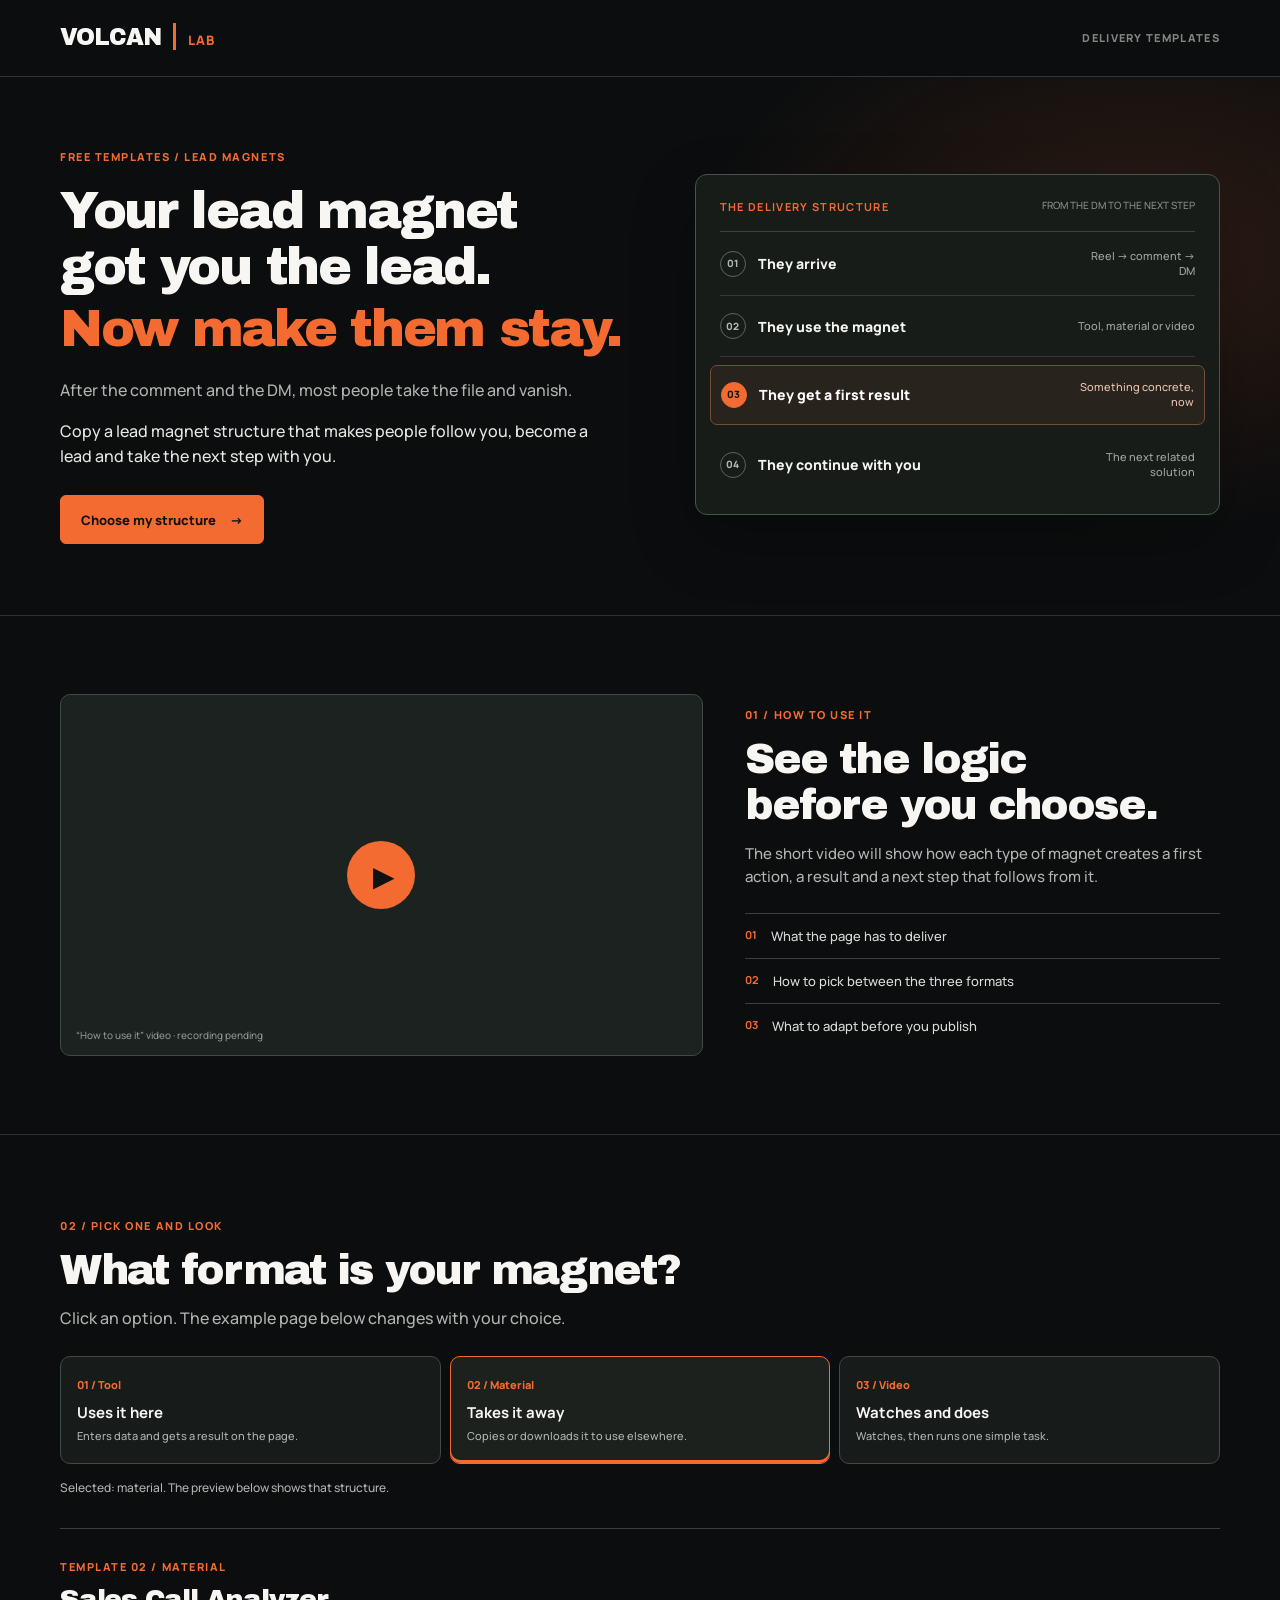
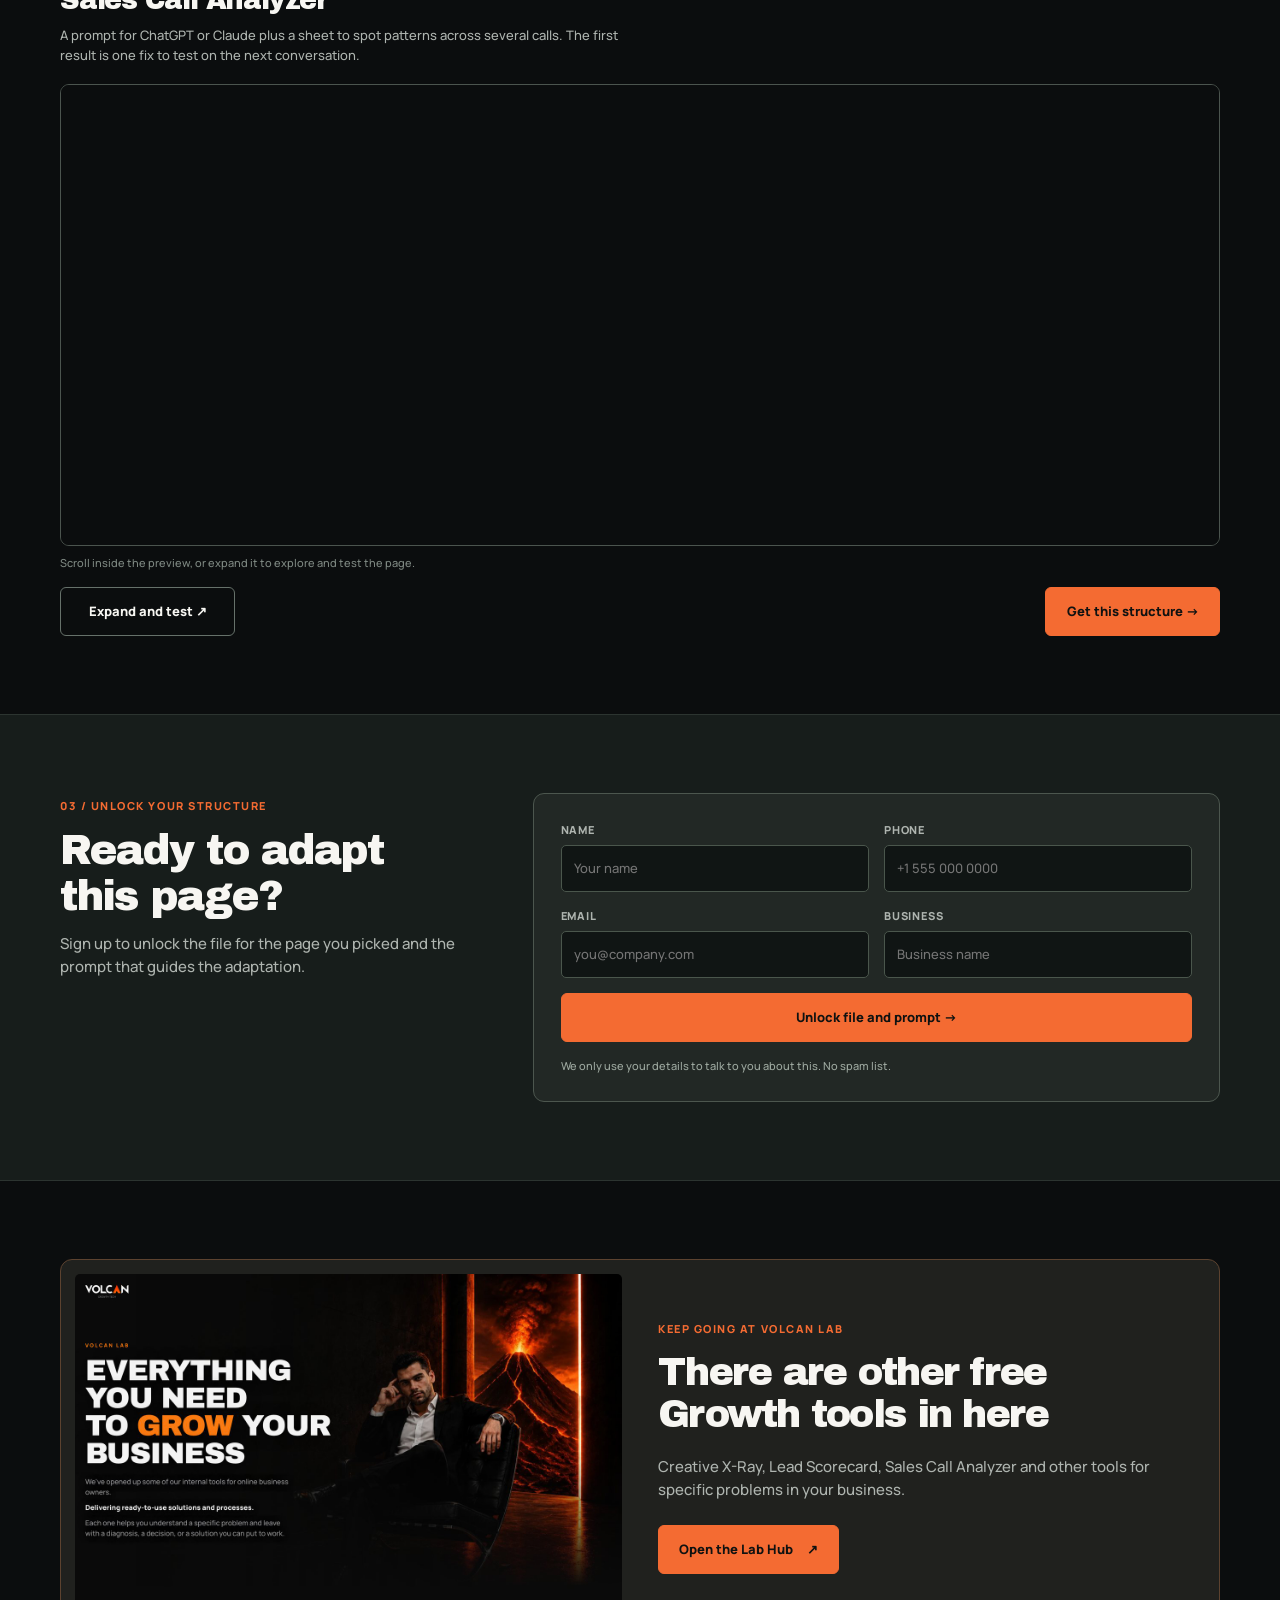
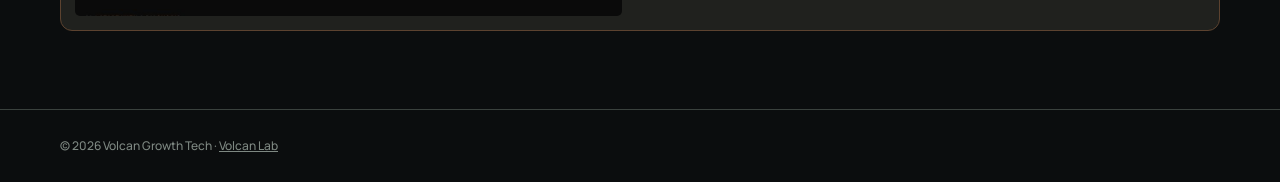
<file: en/index.html>
<!doctype html>
<html lang="en">
<head>
  <meta charset="utf-8">
  <meta name="viewport" content="width=device-width, initial-scale=1">
  <title>Lead magnet delivery templates | Volcan Lab</title>
  <meta name="description" content="Three page templates that turn your lead magnet into a first action, a real result and a next step.">
  <link rel="preconnect" href="https://fonts.googleapis.com">
  <link rel="preconnect" href="https://fonts.gstatic.com" crossorigin>
  <link href="https://fonts.googleapis.com/css2?family=Manrope:wght@400;500;600;700;800&display=swap" rel="stylesheet">
  <style>
    @font-face{font-family:Archivo;src:url('assets/archivo-black.woff2') format('woff2');font-display:swap}
    :root{--bg:#0b0d0e;--surface:#171b1a;--surface2:#202523;--line:#3a413d;--text:#f7f6f2;--muted:#aeb4af;--soft:#7e8882;--fire:#f46b32;--paper:#f3f4f7;--ink:#20242b}
    *{box-sizing:border-box}html{scroll-behavior:smooth}body{margin:0;background:var(--bg);color:var(--text);font:500 15px/1.55 Manrope,Arial,sans-serif;-webkit-font-smoothing:antialiased}button,input{font:inherit}button{cursor:pointer}a{color:inherit}button:focus-visible,a:focus-visible,input:focus-visible{outline:2px solid var(--fire);outline-offset:3px}h1,h2,h3,p{margin:0}h1,h2,h3{font-family:Archivo,Arial Black,sans-serif;line-height:1.09;letter-spacing:-.045em;font-weight:400}p{color:var(--muted)}.wrap{width:min(1160px,calc(100% - 48px));margin:auto}.eyebrow{color:var(--fire);font-size:11px;font-weight:800;letter-spacing:.14em;text-transform:uppercase}.button{display:inline-flex;align-items:center;justify-content:center;gap:14px;min-height:49px;padding:12px 20px;border:1px solid var(--fire);border-radius:6px;background:var(--fire);color:#101211;text-decoration:none;font-size:13px;font-weight:800}.button:hover{background:#ff8753}.button--ghost{background:transparent;color:var(--text);border-color:#66716a}.button--ghost:hover{background:#202523}.button--small{min-height:42px;padding:9px 15px}.topbar{border-bottom:1px solid #303636}.topbar .wrap{display:flex;align-items:center;justify-content:space-between;min-height:76px;gap:20px}.brand{font-family:Archivo,Arial Black,sans-serif;font-size:23px;text-decoration:none;letter-spacing:-.04em}.brand i{display:inline-block;width:3px;height:27px;margin:0 12px -5px;background:var(--fire)}.brand small{font:800 13px Manrope,sans-serif;letter-spacing:.04em;color:var(--fire)}.topbar__right{font-size:11px;font-weight:800;color:var(--soft);letter-spacing:.12em;text-transform:uppercase}
    .hero{position:relative;overflow:hidden;background:radial-gradient(ellipse 46% 68% at 89% 33%,rgba(244,107,50,.15),transparent 77%),var(--bg);padding:67px 0 71px}.hero__grid{display:grid;grid-template-columns:minmax(0,1fr) minmax(0,.92fr);align-items:center;gap:66px}.hero h1{font-size:clamp(39px,4.8vw,66px);margin:20px 0;max-width:11ch}.hero h1 em{font-style:normal;color:var(--fire)}.hero__sub{font-size:17px;max-width:56ch;line-height:1.58}.hero__actions{display:flex;align-items:center;gap:20px;flex-wrap:wrap;margin-top:30px}.hero__actions small{color:var(--soft);font-size:12px}.hero__visual{border:1px solid #46504a;border-radius:13px;padding:12px;background:#1b2020;box-shadow:0 28px 80px rgba(0,0,0,.33)}.hero__visual .browser{display:block;width:100%;min-height:368px;background:#0e1110;border:1px solid #303936;border-radius:7px;overflow:hidden}.browser__bar{display:flex;align-items:center;gap:7px;padding:12px 14px;background:#202523;border-bottom:1px solid #343b37}.browser__bar i{width:6px;height:6px;border-radius:50%;background:#69746d}.browser__bar i:first-child{background:var(--fire)}.browser__bar span{margin-left:16px;color:#9da69f;font-size:9px;letter-spacing:.09em;font-weight:800}.browser__body{display:grid;grid-template-columns:1fr .81fr;gap:14px;padding:23px}.browser__body h3{font-size:clamp(19px,2vw,29px);line-height:1.13;margin:12px 0;color:#f7f6f2}.browser__body h3 em{font-style:normal;color:var(--fire)}.browser__body p{font-size:11px;line-height:1.5}.browser__body .mini-cta{display:inline-block;margin-top:20px;background:var(--fire);border-radius:4px;padding:9px 12px;color:#101211;font-weight:800;font-size:10px}.mini-result{border:1px solid #47504a;border-radius:7px;background:#1b2020;padding:14px;align-self:start}.mini-result b{font-size:9px;color:var(--fire);letter-spacing:.08em}.mini-result blockquote{font-size:11px;margin:9px 0;color:#e3e6e0}.mini-result .scores{display:flex;gap:12px;border-top:1px solid #3b433e;border-bottom:1px solid #3b433e;padding:10px 0}.mini-result .scores span{font-size:9px;color:#aeb4af}.mini-result .scores strong{display:block;color:#fff;font-size:16px}.mini-result p{font-size:10px;margin-top:10px}.hero__caption{font-size:11px;color:var(--soft);margin-top:9px}
    .section{padding:78px 0;border-top:1px solid #2c3430}.section h2{font-size:clamp(29px,3.3vw,42px);margin:12px 0 12px}.section__intro{font-size:16px;max-width:68ch}.video__layout{display:grid;grid-template-columns:1.15fr .85fr;gap:42px;align-items:center}.video__stage{aspect-ratio:16/9;background:#1c2220;border:1px solid #414a43;border-radius:10px;display:grid;place-items:center;position:relative}.video__stage .play{width:68px;height:68px;background:var(--fire);border-radius:50%;display:grid;place-items:center;color:#101211;font-size:28px;padding-left:5px}.video__stage small{position:absolute;left:15px;bottom:12px;color:#89958d;font-size:10px}.video__copy h2{max-width:15ch}.video__copy p{margin-top:13px}.video__copy ol{padding:0;margin:25px 0 0;list-style:none}.video__copy li{display:flex;gap:14px;border-top:1px solid var(--line);padding:12px 0;color:#d7dcd7;font-size:13px}.video__copy li b{color:var(--fire);font-size:11px}
    .chooser__grid{display:grid;grid-template-columns:repeat(3,minmax(0,1fr));gap:15px;margin-top:32px}.choice{text-align:left;color:var(--text);background:#171b1a;border:1px solid #424a45;border-radius:10px;padding:20px;min-height:159px;transition:border-color .15s,background .15s}.choice:hover,.choice[aria-pressed="true"]{border-color:var(--fire);background:#1c211e}.choice[aria-pressed="true"]{box-shadow:inset 0 -3px var(--fire)}.choice__num{display:block;color:var(--fire);font-size:11px;font-weight:800;margin-bottom:21px}.choice strong{display:block;font-size:17px;margin-bottom:5px}.choice small{display:block;font-size:12px;color:var(--muted);line-height:1.55}.choice__state{min-height:23px;margin-top:17px;color:var(--muted);font-size:12px}
    .preview__head{max-width:930px}.preview__frame{display:grid;grid-template-columns:minmax(0,1.65fr) minmax(270px,.7fr);gap:22px;margin-top:37px}.preview__window{border:1px solid #4b544e;border-radius:11px;overflow:hidden;background:#202523}.preview__chrome{padding:10px 16px;background:#202523;color:#aeb4af;font-size:10px;font-weight:800;letter-spacing:.1em}.preview__chrome .dot{display:inline-block;width:6px;height:6px;border-radius:50%;margin-right:5px;background:#7e8981}.preview__chrome .dot:first-child{background:var(--fire)}.preview__window iframe{display:block;width:100%;height:550px;border:0;background:#0b0d0e}.preview__info{display:flex;flex-direction:column;align-items:start;border:1px solid #454e47;border-radius:11px;background:#202523;padding:25px}.preview__info h3{font-size:26px;margin:18px 0}.preview__info p{font-size:14px}.preview__info .button{margin-top:auto}.preview__open{margin-top:13px;display:inline-block;color:var(--fire);font-weight:800;text-decoration:none;font-size:13px}.preview__open:hover{text-decoration:underline}.preview__mobile-card{display:none}
    .form-section{background:#171d1b}.form-grid{display:grid;grid-template-columns:.75fr 1.25fr;gap:60px;align-items:start}.form-grid h2{max-width:16ch}.form-grid>div>p{max-width:45ch}.lead-form{background:#222825;border:1px solid #4c564e;border-radius:11px;padding:27px;display:grid;grid-template-columns:1fr 1fr;gap:15px}.field label{display:block;color:var(--muted);font-size:11px;font-weight:800;letter-spacing:.08em;text-transform:uppercase;margin-bottom:7px}.field input{width:100%;height:47px;border:1px solid #4a564c;border-radius:5px;background:#101514;color:#fff;padding:10px 12px;font-size:13px}.lead-form .button,.form-note{grid-column:1/-1}.form-note{font-size:11px;color:#9ea9a0}.form-note strong{color:#f7f6f2}
    .delivery[hidden]{display:none}.delivery__grid{display:grid;grid-template-columns:.75fr 1.25fr;gap:20px;margin-top:30px}.resource-card,.prompt-card{background:#202523;border:1px solid #47514a;border-radius:11px;padding:24px}.resource-card h3{font-size:23px;margin:15px 0}.resource-card p,.prompt-card p{font-size:13px}.resource-card .button{margin-top:28px}.prompt-card ol{padding-left:20px;margin:16px 0 19px;color:#e1e5e0;font-size:13px}.prompt-card li{padding:4px 0}.prompt-card details{margin-top:18px;border-top:1px solid var(--line);padding-top:12px}.prompt-card summary{cursor:pointer;font-size:12px;color:var(--muted)}.prompt-card pre{white-space:pre-wrap;max-height:290px;overflow:auto;font:12px/1.6 ui-monospace,monospace;color:#c8d0c8}
    .lab{display:grid;grid-template-columns:1fr 1fr;gap:36px;align-items:center;border:1px solid #5c422f;background:#20211e;border-radius:12px;padding:14px}.lab img{width:100%;display:block;border-radius:5px}.lab__body{padding:25px 26px 25px 0}.lab h2{font-size:clamp(25px,3vw,39px);margin:13px 0 19px}.lab p{margin-bottom:23px}.footer{border-top:1px solid var(--line);padding:27px 0;color:var(--soft);font-size:12px}
    @media(max-width:900px){.hero__grid,.video__layout,.form-grid{grid-template-columns:1fr}.hero{padding:50px 0 60px}.hero__visual{max-width:620px}.video__layout{gap:24px}.preview__frame{grid-template-columns:1fr}.preview__info .button{margin-top:26px}.lab{grid-template-columns:1fr}.lab__body{padding:8px 15px 20px}}
    @media(max-width:640px){.wrap{width:min(100% - 32px,1160px)}.topbar .wrap{min-height:67px}.topbar__right{display:none}.hero h1{font-size:clamp(36px,10vw,50px)}.hero__sub{font-size:15px}.hero__visual{display:none}.section{padding:58px 0}.video__copy h2{max-width:none}.chooser__grid{grid-template-columns:1fr;gap:10px}.choice{min-height:105px}.choice__num{margin-bottom:8px}.preview__window{display:none}.preview__mobile-card{display:block;margin-top:26px;padding:25px;background:#202523;border:1px solid #48514b;border-radius:10px}.preview__mobile-card strong{display:block;font-size:20px;margin:9px 0}.preview__mobile-card p{font-size:13px}.preview__info{margin-top:0}.lead-form{grid-template-columns:1fr;padding:19px}.delivery__grid{grid-template-columns:1fr}.lab{padding:10px}.lab__body{padding:10px}.browser__body{grid-template-columns:1fr}}
    @media(prefers-reduced-motion:reduce){html{scroll-behavior:auto}}
    /* Direção aprovada: hero A, corpo B; CTA depois do diagrama também no mobile. */
    .hero__grid{grid-template-areas:"copy shot" "cta shot";column-gap:64px;row-gap:26px;align-items:start}.hero__copy{grid-area:copy}.hero h1{font-size:clamp(34px,4vw,56px);max-width:none;margin:17px 0 20px}.hero h1 span,.hero h1 em{display:block}.hero h1 em{margin-top:6px}.hero__sub{font-size:16px;max-width:55ch}.hero__sub--next{margin-top:16px;color:#e4e8e2}.hero__cta{grid-area:cta;justify-self:start;margin:0}
    .hero__diagram{grid-area:shot;align-self:center;width:100%;padding:23px 24px 17px;border:1px solid #47544b;border-radius:12px;background:#171c19;box-shadow:0 24px 62px rgba(0,0,0,.25)}.diagram__head{display:flex;justify-content:space-between;gap:12px;align-items:center;padding-bottom:16px;border-bottom:1px solid #39443c}.diagram__head b{font-size:11px;letter-spacing:.12em;color:var(--fire)}.diagram__head span{font-size:10px;color:#849087}.diagram__step{display:grid;grid-template-columns:27px minmax(0,1fr) auto;align-items:center;gap:11px;padding:17px 0;border-bottom:1px solid #303b33}.diagram__step:last-child{border-bottom:0}.diagram__num{width:26px;height:26px;border:1px solid #59665a;border-radius:50%;display:grid;place-items:center;color:#aeb9af;font-size:10px;font-weight:800}.diagram__step strong{font-size:14px;font-weight:800;color:#f4f5ef}.diagram__step small{max-width:17ch;text-align:right;color:#9ca79e;font-size:11px;line-height:1.35}.diagram__step--key{margin:8px -10px;padding:14px 10px;background:#29231d;border:1px solid #735035;border-radius:7px}.diagram__step--key .diagram__num{background:var(--fire);border-color:var(--fire);color:#151511}.diagram__step--key strong{color:#fff}.diagram__step--key small{color:#e6c4ae}
    .chooser__grid{gap:9px;margin-top:25px}.choice{min-height:108px;padding:16px}.choice[aria-selected="true"]{border-color:var(--fire);background:#1c211e;box-shadow:inset 0 -3px var(--fire)}.choice__num{margin:0 0 8px}.choice strong{font-size:15px;margin-bottom:3px}.choice small{font-size:11px}.choice__state{margin:15px 0 0}.model-preview{margin-top:26px;border-top:1px solid var(--line);padding-top:25px}.model-preview__heading h3{font-size:27px;margin:9px 0}.model-preview__heading p{font-size:13px;max-width:70ch}.model-preview__stage{margin-top:19px;overflow:hidden;border:1px solid #4b544e;border-radius:9px;background:#101413}.model-preview__stage iframe{display:block;width:100%;height:460px;border:0}.model-preview__actions{display:flex;justify-content:space-between;gap:12px;align-items:center;margin-top:16px;flex-wrap:wrap}.model-preview__actions .button{min-width:175px}.model-preview__hint{font-size:11px;color:var(--soft);margin-top:8px}.preview-dialog{width:min(1180px,96vw);height:min(850px,94vh);padding:0;border:1px solid #5a665b;border-radius:10px;background:#151a17;color:#fff}.preview-dialog::backdrop{background:rgba(0,0,0,.82)}.preview-dialog[open]{display:flex;flex-direction:column}.preview-dialog__bar{display:flex;align-items:center;justify-content:space-between;gap:12px;padding:10px 16px;border-bottom:1px solid var(--line)}.preview-dialog__bar strong{font-size:13px}.preview-dialog__bar button{border:1px solid var(--line);background:#262d28;color:#fff;border-radius:5px;padding:7px 12px}.preview-dialog iframe{width:100%;flex:1;border:0;background:#0b0d0e}
    .delivery__grid{grid-template-columns:1fr 1fr}.resource-card .button,.prompt-card .button{margin-top:20px}.resource-card p,.prompt-card p{margin-top:10px}.resource-card h3,.prompt-card h3{font-size:23px;margin:12px 0 0}.resource-card .button:disabled{cursor:not-allowed;background:#4c554e;border-color:#4c554e;color:#d1d7d0}.resource-card__note{font-size:11px!important;color:var(--soft)}
    @media(max-width:900px){.hero__grid{grid-template-columns:1fr;grid-template-areas:"copy" "shot" "cta";gap:22px}.hero__diagram{max-width:620px}.hero__cta{margin-top:0}}
    @media(max-width:640px){.hero{padding:40px 0 50px}.hero h1{font-size:clamp(32px,8.5vw,38px);line-height:1.08}.hero__sub{font-size:14px;line-height:1.52}.hero__sub--next{margin-top:13px}.hero__diagram{padding:17px 17px 9px}.diagram__step{grid-template-columns:27px minmax(0,1fr);gap:3px 10px;padding:11px 0}.diagram__step small{grid-column:2;text-align:left;max-width:none}.diagram__step--key{padding:11px 10px}.hero__cta{width:100%}.chooser__grid{display:grid;grid-template-columns:repeat(3,minmax(0,1fr));gap:6px}.choice{min-width:0;min-height:87px;padding:10px 7px}.choice__num{font-size:10px;margin-bottom:6px}.choice strong{font-size:11px;line-height:1.25}.choice small{display:none}.choice__state{font-size:11px}.model-preview{margin-top:20px;padding-top:20px}.model-preview__heading h3{font-size:22px}.model-preview__stage iframe{height:350px}.model-preview__actions{display:grid;grid-template-columns:1fr}.model-preview__actions .button{width:100%}.delivery__grid{grid-template-columns:1fr}}
  </style>
</head>
<body>
  <header class="topbar"><div class="wrap"><a class="brand" href="#top" aria-label="Volcan Lab">VOLCAN<i></i><small>LAB</small></a><span class="topbar__right">Delivery templates</span></div></header>
  <main id="top">
    <section class="hero"><div class="wrap hero__grid"><div class="hero__copy"><span class="eyebrow">Free templates / lead magnets</span><h1><span>Your lead magnet<br>got you the lead.</span><em>Now make them stay.</em></h1><p class="hero__sub">After the comment and the DM, most people take the file and vanish.</p><p class="hero__sub hero__sub--next">Copy a lead magnet structure that makes people follow you, become a lead and take the next step with you.</p></div><div class="hero__diagram" aria-label="Lead magnet delivery structure: arrival, using the magnet, first result and what comes next"><div class="diagram__head"><b>THE DELIVERY STRUCTURE</b><span>FROM THE DM TO THE NEXT STEP</span></div><div class="diagram__step"><span class="diagram__num">01</span><strong>They arrive</strong><small>Reel → comment → DM</small></div><div class="diagram__step"><span class="diagram__num">02</span><strong>They use the magnet</strong><small>Tool, material or video</small></div><div class="diagram__step diagram__step--key"><span class="diagram__num">03</span><strong>They get a first result</strong><small>Something concrete, now</small></div><div class="diagram__step"><span class="diagram__num">04</span><strong>They continue with you</strong><small>The next related solution</small></div></div><a class="button hero__cta" href="#escolher">Choose my structure <span aria-hidden="true">→</span></a></div></section>
    <section class="section" id="como-usar"><div class="wrap video__layout"><div class="video__stage" role="img" aria-label="How to use it video, not recorded yet"><div class="play">▶</div><small>“How to use it” video · recording pending</small></div><div class="video__copy"><span class="eyebrow">01 / How to use it</span><h2>See the logic before you choose.</h2><p>The short video will show how each type of magnet creates a first action, a result and a next step that follows from it.</p><ol><li><b>01</b> What the page has to deliver</li><li><b>02</b> How to pick between the three formats</li><li><b>03</b> What to adapt before you publish</li></ol></div></div></section>
    <section class="section" id="escolher"><div class="wrap">
      <span class="eyebrow">02 / Pick one and look</span>
      <h2>What format is your magnet?</h2>
      <p class="section__intro">Click an option. The example page below changes with your choice.</p>
      <div class="chooser__grid" role="tablist" aria-label="Magnet format">
        <button class="choice" id="tab-tool" type="button" role="tab" data-model="tool" aria-selected="false" aria-controls="modelPreview"><span class="choice__num">01 / Tool</span><strong>Uses it here</strong><small>Enters data and gets a result on the page.</small></button>
        <button class="choice" id="tab-material" type="button" role="tab" data-model="material" aria-selected="true" aria-controls="modelPreview"><span class="choice__num">02 / Material</span><strong>Takes it away</strong><small>Copies or downloads it to use elsewhere.</small></button>
        <button class="choice" id="tab-video" type="button" role="tab" data-model="video" aria-selected="false" aria-controls="modelPreview"><span class="choice__num">03 / Video</span><strong>Watches and does</strong><small>Watches, then runs one simple task.</small></button>
      </div>
      <p class="choice__state" id="choiceState">Selected: material to use outside the page.</p>
      <div class="model-preview" id="modelPreview" role="tabpanel" aria-labelledby="tab-material">
        <div class="model-preview__heading"><span class="eyebrow" id="previewLabel">Template 02 / material</span><h3 id="previewTitle">Sales Call Analyzer</h3><p id="previewDescription">Copy the real prompt, analyse one call and track patterns with the sheet.</p></div>
        <div class="model-preview__stage"><iframe id="modelFrame" title="Interactive preview of the selected template" src="models/material/index.html" loading="lazy"></iframe></div>
        <p class="model-preview__hint">Scroll inside the preview, or expand it to explore and test the page.</p>
        <div class="model-preview__actions"><button class="button button--ghost" id="expandPreview" type="button">Expand and test ↗</button><a class="button" id="getModel" href="#pegar">Get this structure →</a></div>
      </div>
    </div></section>
    <dialog class="preview-dialog" id="previewDialog" aria-label="Expanded example page"><div class="preview-dialog__bar"><strong id="dialogTitle">Sales Call Analyzer</strong><button id="closePreview" type="button" aria-label="Close preview">Close ✕</button></div><iframe id="dialogFrame" title="Expanded example page" loading="lazy"></iframe></dialog>
    <section class="section form-section" id="pegar"><div class="wrap form-grid"><div><span class="eyebrow">03 / Unlock your structure</span><h2>Ready to adapt this page?</h2><p>Sign up to unlock the file for the page you picked and the prompt that guides the adaptation.</p></div><form class="lead-form" id="leadForm"><div class="field"><label for="leadName">Name</label><input id="leadName" name="name" autocomplete="name" required placeholder="Your name"></div><div class="field"><label for="leadPhone">Phone</label><input id="leadPhone" name="phone" type="tel" autocomplete="tel" inputmode="tel" required placeholder="+1 555 000 0000"></div><div class="field"><label for="leadEmail">Email</label><input id="leadEmail" name="email" autocomplete="email" type="email" required placeholder="you@company.com"></div><div class="field"><label for="leadBusiness">Business</label><input id="leadBusiness" name="business" autocomplete="organization" required placeholder="Business name"></div><button class="button" type="submit">Unlock file and prompt →</button><p class="form-note">We only use your details to talk to you about this. No spam list.</p></form></div></section>
    <section class="section delivery" id="entrega" hidden><div class="wrap"><span class="eyebrow">04 / Your structure</span><h2>Now adapt it to your lead magnet.</h2><p class="section__intro">Open the code for the page you picked on GitHub and copy the prompt to adapt the structure to your magnet.</p><div class="delivery__grid"><div class="resource-card"><span class="eyebrow" id="fileLabel">Template 02 / material</span><h3 id="fileTitle">Page on GitHub</h3><p>The page code and its files live in the repository.</p><button class="button" id="openGitHub" type="button" disabled>Open the page on GitHub ↗</button><p class="resource-card__note" id="githubStatus">Template code and files are available on GitHub.</p></div><div class="prompt-card"><span class="eyebrow">Adapt it with AI</span><h3>Prompt to turn the template into yours</h3><p>Paste it into Claude or ChatGPT along with the files. The AI will ask about your magnet, the first result and the next step.</p><button class="button" type="button" id="copyPrompt">Copy prompt →</button><details><summary>Read the full prompt</summary><pre id="promptText"></pre></details></div></div></div></section>
    <section class="section" id="lab"><div class="wrap"><div class="lab"><img src="assets/labhub-en.jpg" alt="Volcan Lab preview" loading="lazy"><div class="lab__body"><span class="eyebrow">Keep going at Volcan Lab</span><h2>There are other free Growth tools in here</h2><p>Creative X-Ray, Lead Scorecard, Sales Call Analyzer and other tools for specific problems in your business.</p><a class="button" href="https://labhub.volcangrowthtech.com.br" target="_blank" rel="noopener">Open the Lab Hub <span aria-hidden="true">↗</span></a></div></div></div></section>
  </main>
  <footer class="footer"><div class="wrap">© 2026 Volcan Growth Tech · <a href="https://labhub.volcangrowthtech.com.br">Volcan Lab</a></div></footer>
  <script>
    const models={
      tool:{number:'01',label:'interacts on the page',title:'Recovered Ad Spend Calculator',description:'A calculator based on the Volcan tool: they enter their numbers, see a recovery scenario and leave with one action to test.',url:'models/tool/index.html',github:'https://github.com/leonardoparisi-max/volcan-modelos-entrega/tree/main/en/models/tool'},
      material:{number:'02',label:'material',title:'Sales Call Analyzer',description:'A prompt for ChatGPT or Claude plus a sheet to spot patterns across several calls. The first result is one fix to test on the next conversation.',url:'models/material/index.html',github:'https://github.com/leonardoparisi-max/volcan-modelos-entrega/tree/main/en/models/material'},
      video:{number:'03',label:'video and practice',title:'Creative Multiplier',description:'The demo video is a placeholder example of the format. After watching, they build a small matrix of hooks, bodies and CTAs.',url:'models/video/index.html',github:'https://github.com/leonardoparisi-max/volcan-modelos-entrega/tree/main/en/models/video'}
    };
    let selected='material';
    const $=id=>document.getElementById(id);
    function selectModel(key){
      selected=key;const m=models[key];
      document.querySelectorAll('.choice').forEach(b=>{const active=b.dataset.model===key;b.setAttribute('aria-selected',String(active));b.tabIndex=active?0:-1});
      $('modelPreview').setAttribute('aria-labelledby',`tab-${key}`);
      $('choiceState').textContent=`Selected: ${m.label}. The preview below shows that structure.`;
      $('modelFrame').src=m.url;
      if($('previewDialog').open)$('dialogFrame').src=m.url;
      $('previewLabel').textContent=`Template ${m.number} / ${m.label}`;
      $('previewTitle').textContent=m.title;
      $('dialogTitle').textContent=m.title;
      $('previewDescription').textContent=m.description;
      $('fileLabel').textContent=`Template ${m.number} / ${m.label}`;
      $('fileTitle').textContent=`${m.title} on GitHub`;
      $('openGitHub').disabled=!m.github;
      $('githubStatus').textContent=m.github?'Template code and files are available on GitHub.':'GitHub link pending.';
      buildPrompt();
    }
    function buildPrompt(){
      const m=models[selected];
      $('promptText').textContent=`I'm going to share the code of a lead magnet delivery page based on the “${m.label}” template. It includes HTML, CSS and, where relevant, video files. I want to adapt it to my business while keeping the delivery structure intact, not just swap words.\n\nBefore editing anything, ask me these questions, one short round at a time, and wait for my answers:\n1. What problem do I solve and what do I deliver?\n2. How does the person access it? Is it a tool, a file, a prompt, a video, a lesson, a webinar or another format?\n3. What is the first action they take with the resource?\n4. What concrete result do they get right after that?\n5. What problem or need shows up next?\n6. Do I already have something that helps with that next step? If so, what is it and how do they get it?\n\nAfter my answers, adapt the complete files. Show the actual resource, one usage instruction, the expected result and a next step that follows from it. That next step can be free or paid, but only use something I actually have. If there is no specific resource, propose a library that is genuinely useful to the same audience, with targeted examples. “Follow me for more” is a last resort only, and only with concrete content attached.\n\nDo not invent proof, testimonials, links, videos or results. Judge whether capturing contact details makes sense for this particular magnet; do not copy the template's gate automatically. Keep the “How to use it” video if I give you a real video; if there isn't one yet, leave the block clearly marked as pending in the working file and never pretend it exists. Deliver every file complete and ready for me to review, and list only the information or files that are still missing.`;
    }
    document.querySelectorAll('.choice').forEach(b=>b.addEventListener('click',()=>selectModel(b.dataset.model)));
    document.querySelector('.chooser__grid').addEventListener('keydown',e=>{if(!['ArrowLeft','ArrowRight'].includes(e.key))return;e.preventDefault();const keys=Object.keys(models),next=(keys.indexOf(selected)+(e.key==='ArrowRight'?1:-1)+keys.length)%keys.length;selectModel(keys[next]);$(`tab-${keys[next]}`).focus()});
    $('expandPreview').addEventListener('click',()=>{$('dialogFrame').src=models[selected].url;$('previewDialog').showModal()});
    $('closePreview').addEventListener('click',()=>$('previewDialog').close());
    $('previewDialog').addEventListener('close',()=>{$('dialogFrame').removeAttribute('src');$('expandPreview').focus()});
    $('openGitHub').addEventListener('click',()=>{const url=models[selected].github;if(url)window.open(url,'_blank','noopener')});
    $('leadForm').addEventListener('submit',async e=>{
      e.preventDefault();
      const form=$('leadForm');
      if(!form.reportValidity())return;
      const btn=form.querySelector('button[type=submit]');
      const label=btn.textContent;
      btn.disabled=true;btn.textContent='Unlocking…';
      const fd=new FormData(form);
      // A entrega nunca fica refém do backend: se o POST falhar, liberamos mesmo assim.
      try{
        await fetch('/api/lead',{method:'POST',headers:{'Content-Type':'application/json'},
          body:JSON.stringify({name:fd.get('name'),phone:fd.get('phone'),email:fd.get('email'),
            business:fd.get('business'),model:models[selected].title,market:'EN'})});
      }catch(_){}
      btn.disabled=false;btn.textContent=label;
      $('entrega').hidden=false;
      $('entrega').scrollIntoView({behavior:'smooth',block:'start'});
    });
    $('copyPrompt').addEventListener('click',async()=>{let ok=false;try{await navigator.clipboard.writeText($('promptText').textContent);ok=true}catch(_){const r=document.createRange();r.selectNodeContents($('promptText'));getSelection().removeAllRanges();getSelection().addRange(r)}$('copyPrompt').textContent=ok?'Prompt copied':'Select and copy';setTimeout(()=>$('copyPrompt').textContent='Copy prompt →',1700)});
    selectModel('material');
  </script>
</body>
</html>
</file>
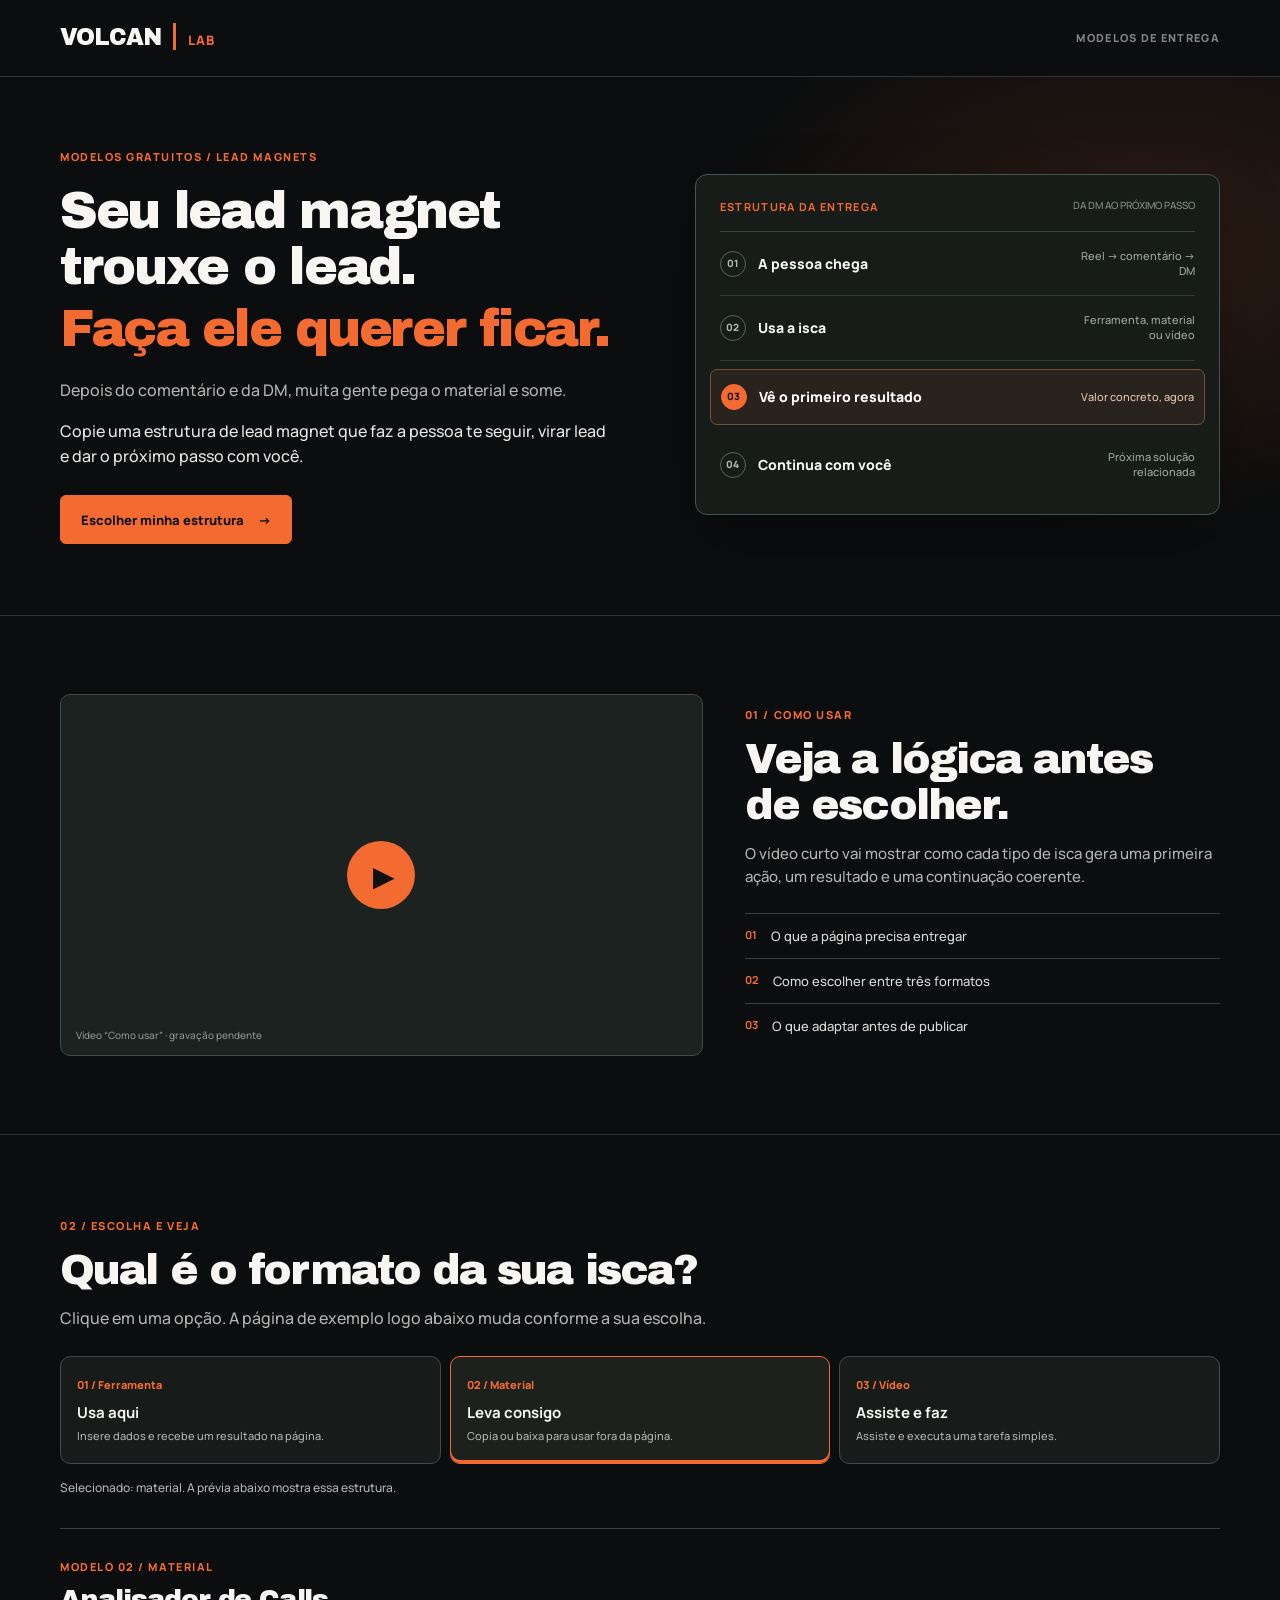
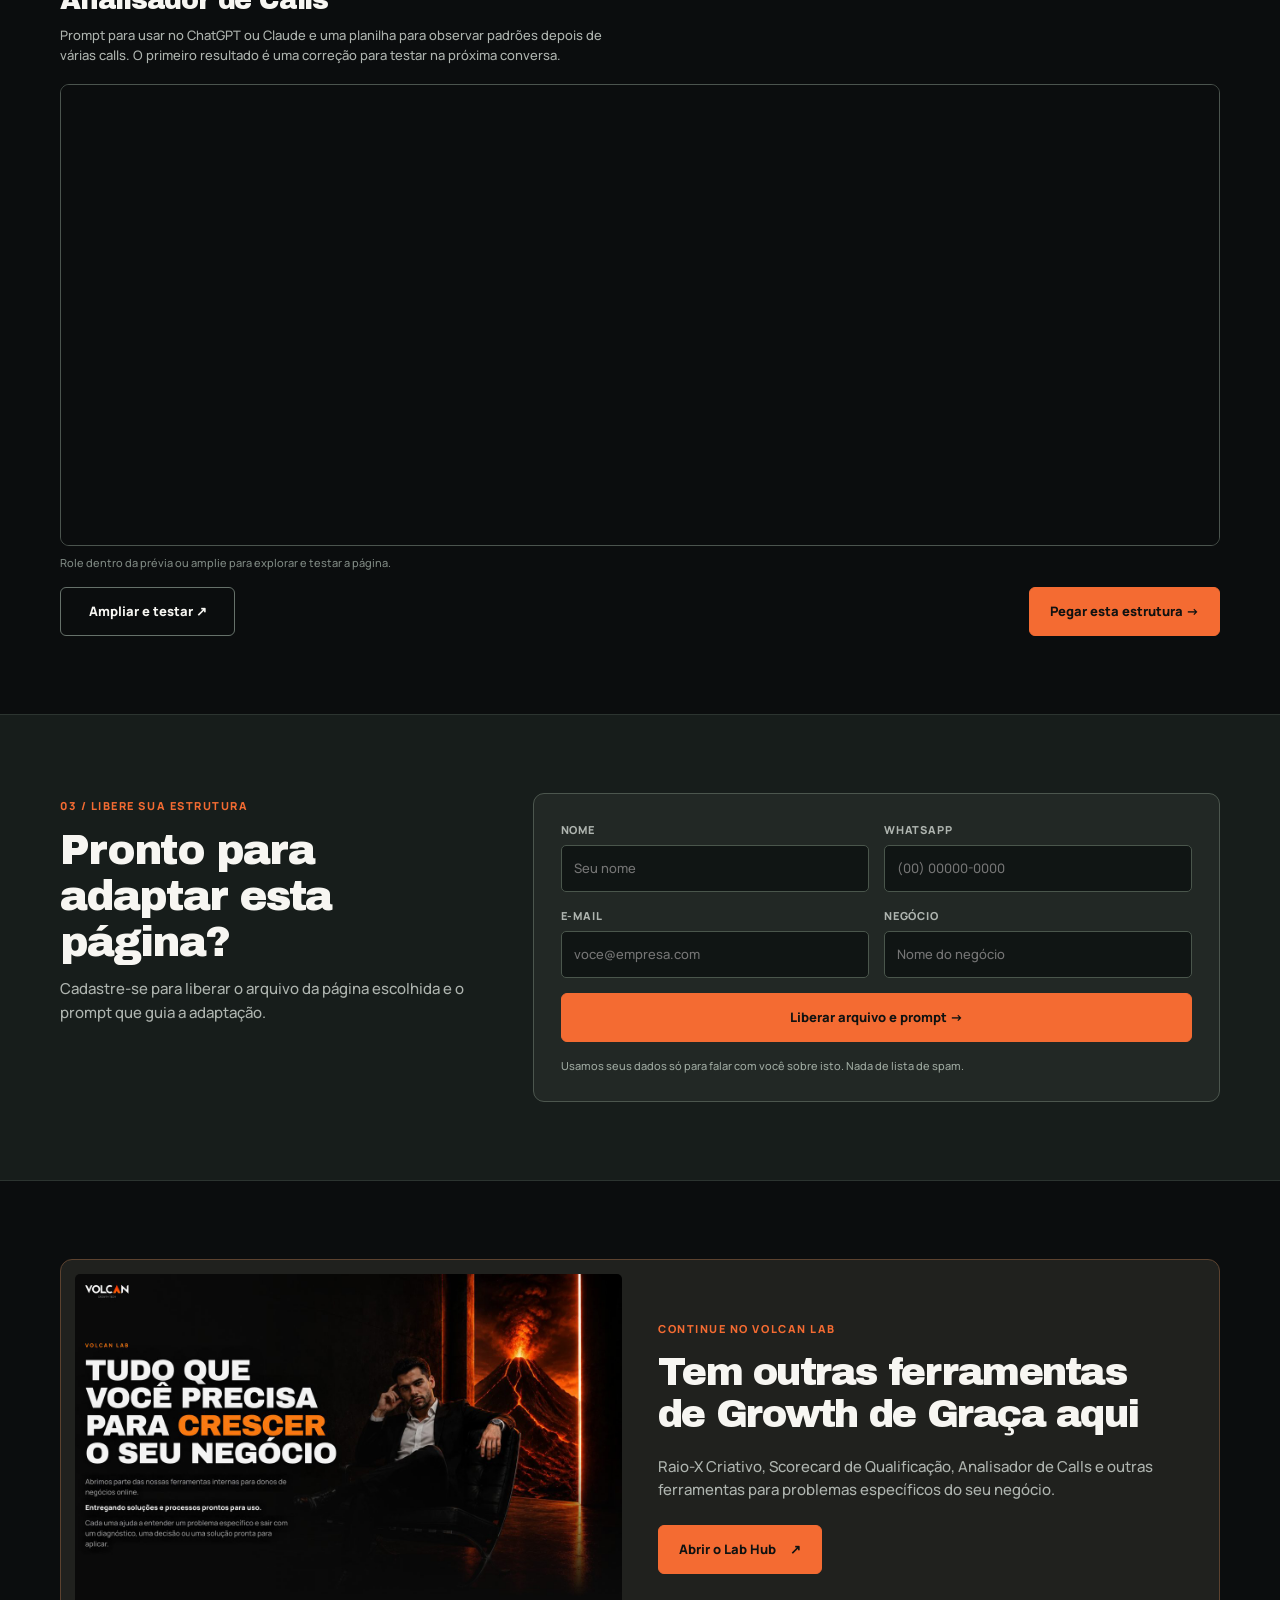
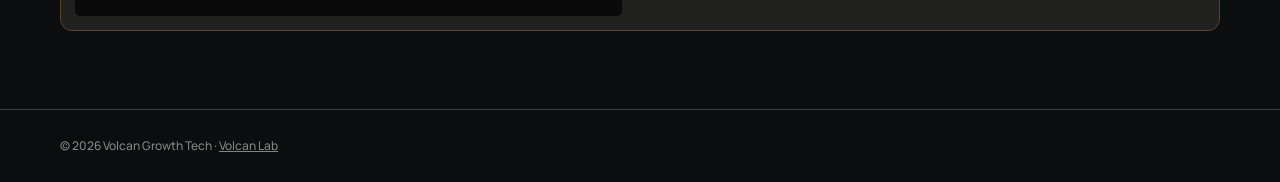
<file: pt/index.html>
<!doctype html>
<html lang="pt-BR">
<head>
  <meta charset="utf-8">
  <meta name="viewport" content="width=device-width, initial-scale=1">
  <title>Modelos de entrega de lead magnet | Volcan Lab</title>
  <meta name="description" content="Três modelos de página para fazer seu lead magnet virar uma primeira ação, um resultado e uma próxima etapa.">
  <link rel="preconnect" href="https://fonts.googleapis.com">
  <link rel="preconnect" href="https://fonts.gstatic.com" crossorigin>
  <link href="https://fonts.googleapis.com/css2?family=Manrope:wght@400;500;600;700;800&display=swap" rel="stylesheet">
  <style>
    @font-face{font-family:Archivo;src:url('assets/archivo-black.woff2') format('woff2');font-display:swap}
    :root{--bg:#0b0d0e;--surface:#171b1a;--surface2:#202523;--line:#3a413d;--text:#f7f6f2;--muted:#aeb4af;--soft:#7e8882;--fire:#f46b32;--paper:#f3f4f7;--ink:#20242b}
    *{box-sizing:border-box}html{scroll-behavior:smooth}body{margin:0;background:var(--bg);color:var(--text);font:500 15px/1.55 Manrope,Arial,sans-serif;-webkit-font-smoothing:antialiased}button,input{font:inherit}button{cursor:pointer}a{color:inherit}button:focus-visible,a:focus-visible,input:focus-visible{outline:2px solid var(--fire);outline-offset:3px}h1,h2,h3,p{margin:0}h1,h2,h3{font-family:Archivo,Arial Black,sans-serif;line-height:1.09;letter-spacing:-.045em;font-weight:400}p{color:var(--muted)}.wrap{width:min(1160px,calc(100% - 48px));margin:auto}.eyebrow{color:var(--fire);font-size:11px;font-weight:800;letter-spacing:.14em;text-transform:uppercase}.button{display:inline-flex;align-items:center;justify-content:center;gap:14px;min-height:49px;padding:12px 20px;border:1px solid var(--fire);border-radius:6px;background:var(--fire);color:#101211;text-decoration:none;font-size:13px;font-weight:800}.button:hover{background:#ff8753}.button--ghost{background:transparent;color:var(--text);border-color:#66716a}.button--ghost:hover{background:#202523}.button--small{min-height:42px;padding:9px 15px}.topbar{border-bottom:1px solid #303636}.topbar .wrap{display:flex;align-items:center;justify-content:space-between;min-height:76px;gap:20px}.brand{font-family:Archivo,Arial Black,sans-serif;font-size:23px;text-decoration:none;letter-spacing:-.04em}.brand i{display:inline-block;width:3px;height:27px;margin:0 12px -5px;background:var(--fire)}.brand small{font:800 13px Manrope,sans-serif;letter-spacing:.04em;color:var(--fire)}.topbar__right{font-size:11px;font-weight:800;color:var(--soft);letter-spacing:.12em;text-transform:uppercase}
    .hero{position:relative;overflow:hidden;background:radial-gradient(ellipse 46% 68% at 89% 33%,rgba(244,107,50,.15),transparent 77%),var(--bg);padding:67px 0 71px}.hero__grid{display:grid;grid-template-columns:minmax(0,1fr) minmax(0,.92fr);align-items:center;gap:66px}.hero h1{font-size:clamp(39px,4.8vw,66px);margin:20px 0;max-width:11ch}.hero h1 em{font-style:normal;color:var(--fire)}.hero__sub{font-size:17px;max-width:56ch;line-height:1.58}.hero__actions{display:flex;align-items:center;gap:20px;flex-wrap:wrap;margin-top:30px}.hero__actions small{color:var(--soft);font-size:12px}.hero__visual{border:1px solid #46504a;border-radius:13px;padding:12px;background:#1b2020;box-shadow:0 28px 80px rgba(0,0,0,.33)}.hero__visual .browser{display:block;width:100%;min-height:368px;background:#0e1110;border:1px solid #303936;border-radius:7px;overflow:hidden}.browser__bar{display:flex;align-items:center;gap:7px;padding:12px 14px;background:#202523;border-bottom:1px solid #343b37}.browser__bar i{width:6px;height:6px;border-radius:50%;background:#69746d}.browser__bar i:first-child{background:var(--fire)}.browser__bar span{margin-left:16px;color:#9da69f;font-size:9px;letter-spacing:.09em;font-weight:800}.browser__body{display:grid;grid-template-columns:1fr .81fr;gap:14px;padding:23px}.browser__body h3{font-size:clamp(19px,2vw,29px);line-height:1.13;margin:12px 0;color:#f7f6f2}.browser__body h3 em{font-style:normal;color:var(--fire)}.browser__body p{font-size:11px;line-height:1.5}.browser__body .mini-cta{display:inline-block;margin-top:20px;background:var(--fire);border-radius:4px;padding:9px 12px;color:#101211;font-weight:800;font-size:10px}.mini-result{border:1px solid #47504a;border-radius:7px;background:#1b2020;padding:14px;align-self:start}.mini-result b{font-size:9px;color:var(--fire);letter-spacing:.08em}.mini-result blockquote{font-size:11px;margin:9px 0;color:#e3e6e0}.mini-result .scores{display:flex;gap:12px;border-top:1px solid #3b433e;border-bottom:1px solid #3b433e;padding:10px 0}.mini-result .scores span{font-size:9px;color:#aeb4af}.mini-result .scores strong{display:block;color:#fff;font-size:16px}.mini-result p{font-size:10px;margin-top:10px}.hero__caption{font-size:11px;color:var(--soft);margin-top:9px}
    .section{padding:78px 0;border-top:1px solid #2c3430}.section h2{font-size:clamp(29px,3.3vw,42px);margin:12px 0 12px}.section__intro{font-size:16px;max-width:68ch}.video__layout{display:grid;grid-template-columns:1.15fr .85fr;gap:42px;align-items:center}.video__stage{aspect-ratio:16/9;background:#1c2220;border:1px solid #414a43;border-radius:10px;display:grid;place-items:center;position:relative}.video__stage .play{width:68px;height:68px;background:var(--fire);border-radius:50%;display:grid;place-items:center;color:#101211;font-size:28px;padding-left:5px}.video__stage small{position:absolute;left:15px;bottom:12px;color:#89958d;font-size:10px}.video__copy h2{max-width:15ch}.video__copy p{margin-top:13px}.video__copy ol{padding:0;margin:25px 0 0;list-style:none}.video__copy li{display:flex;gap:14px;border-top:1px solid var(--line);padding:12px 0;color:#d7dcd7;font-size:13px}.video__copy li b{color:var(--fire);font-size:11px}
    .chooser__grid{display:grid;grid-template-columns:repeat(3,minmax(0,1fr));gap:15px;margin-top:32px}.choice{text-align:left;color:var(--text);background:#171b1a;border:1px solid #424a45;border-radius:10px;padding:20px;min-height:159px;transition:border-color .15s,background .15s}.choice:hover,.choice[aria-pressed="true"]{border-color:var(--fire);background:#1c211e}.choice[aria-pressed="true"]{box-shadow:inset 0 -3px var(--fire)}.choice__num{display:block;color:var(--fire);font-size:11px;font-weight:800;margin-bottom:21px}.choice strong{display:block;font-size:17px;margin-bottom:5px}.choice small{display:block;font-size:12px;color:var(--muted);line-height:1.55}.choice__state{min-height:23px;margin-top:17px;color:var(--muted);font-size:12px}
    .preview__head{max-width:930px}.preview__frame{display:grid;grid-template-columns:minmax(0,1.65fr) minmax(270px,.7fr);gap:22px;margin-top:37px}.preview__window{border:1px solid #4b544e;border-radius:11px;overflow:hidden;background:#202523}.preview__chrome{padding:10px 16px;background:#202523;color:#aeb4af;font-size:10px;font-weight:800;letter-spacing:.1em}.preview__chrome .dot{display:inline-block;width:6px;height:6px;border-radius:50%;margin-right:5px;background:#7e8981}.preview__chrome .dot:first-child{background:var(--fire)}.preview__window iframe{display:block;width:100%;height:550px;border:0;background:#0b0d0e}.preview__info{display:flex;flex-direction:column;align-items:start;border:1px solid #454e47;border-radius:11px;background:#202523;padding:25px}.preview__info h3{font-size:26px;margin:18px 0}.preview__info p{font-size:14px}.preview__info .button{margin-top:auto}.preview__open{margin-top:13px;display:inline-block;color:var(--fire);font-weight:800;text-decoration:none;font-size:13px}.preview__open:hover{text-decoration:underline}.preview__mobile-card{display:none}
    .form-section{background:#171d1b}.form-grid{display:grid;grid-template-columns:.75fr 1.25fr;gap:60px;align-items:start}.form-grid h2{max-width:16ch}.form-grid>div>p{max-width:45ch}.lead-form{background:#222825;border:1px solid #4c564e;border-radius:11px;padding:27px;display:grid;grid-template-columns:1fr 1fr;gap:15px}.field label{display:block;color:var(--muted);font-size:11px;font-weight:800;letter-spacing:.08em;text-transform:uppercase;margin-bottom:7px}.field input{width:100%;height:47px;border:1px solid #4a564c;border-radius:5px;background:#101514;color:#fff;padding:10px 12px;font-size:13px}.lead-form .button,.form-note{grid-column:1/-1}.form-note{font-size:11px;color:#9ea9a0}.form-note strong{color:#f7f6f2}
    .delivery[hidden]{display:none}.delivery__grid{display:grid;grid-template-columns:.75fr 1.25fr;gap:20px;margin-top:30px}.resource-card,.prompt-card{background:#202523;border:1px solid #47514a;border-radius:11px;padding:24px}.resource-card h3{font-size:23px;margin:15px 0}.resource-card p,.prompt-card p{font-size:13px}.resource-card .button{margin-top:28px}.prompt-card ol{padding-left:20px;margin:16px 0 19px;color:#e1e5e0;font-size:13px}.prompt-card li{padding:4px 0}.prompt-card details{margin-top:18px;border-top:1px solid var(--line);padding-top:12px}.prompt-card summary{cursor:pointer;font-size:12px;color:var(--muted)}.prompt-card pre{white-space:pre-wrap;max-height:290px;overflow:auto;font:12px/1.6 ui-monospace,monospace;color:#c8d0c8}
    .lab{display:grid;grid-template-columns:1fr 1fr;gap:36px;align-items:center;border:1px solid #5c422f;background:#20211e;border-radius:12px;padding:14px}.lab img{width:100%;display:block;border-radius:5px}.lab__body{padding:25px 26px 25px 0}.lab h2{font-size:clamp(25px,3vw,39px);margin:13px 0 19px}.lab p{margin-bottom:23px}.footer{border-top:1px solid var(--line);padding:27px 0;color:var(--soft);font-size:12px}
    @media(max-width:900px){.hero__grid,.video__layout,.form-grid{grid-template-columns:1fr}.hero{padding:50px 0 60px}.hero__visual{max-width:620px}.video__layout{gap:24px}.preview__frame{grid-template-columns:1fr}.preview__info .button{margin-top:26px}.lab{grid-template-columns:1fr}.lab__body{padding:8px 15px 20px}}
    @media(max-width:640px){.wrap{width:min(100% - 32px,1160px)}.topbar .wrap{min-height:67px}.topbar__right{display:none}.hero h1{font-size:clamp(36px,10vw,50px)}.hero__sub{font-size:15px}.hero__visual{display:none}.section{padding:58px 0}.video__copy h2{max-width:none}.chooser__grid{grid-template-columns:1fr;gap:10px}.choice{min-height:105px}.choice__num{margin-bottom:8px}.preview__window{display:none}.preview__mobile-card{display:block;margin-top:26px;padding:25px;background:#202523;border:1px solid #48514b;border-radius:10px}.preview__mobile-card strong{display:block;font-size:20px;margin:9px 0}.preview__mobile-card p{font-size:13px}.preview__info{margin-top:0}.lead-form{grid-template-columns:1fr;padding:19px}.delivery__grid{grid-template-columns:1fr}.lab{padding:10px}.lab__body{padding:10px}.browser__body{grid-template-columns:1fr}}
    @media(prefers-reduced-motion:reduce){html{scroll-behavior:auto}}
    /* Direção aprovada: hero A, corpo B; CTA depois do diagrama também no mobile. */
    .hero__grid{grid-template-areas:"copy shot" "cta shot";column-gap:64px;row-gap:26px;align-items:start}.hero__copy{grid-area:copy}.hero h1{font-size:clamp(34px,4vw,56px);max-width:none;margin:17px 0 20px}.hero h1 span,.hero h1 em{display:block}.hero h1 em{margin-top:6px}.hero__sub{font-size:16px;max-width:55ch}.hero__sub--next{margin-top:16px;color:#e4e8e2}.hero__cta{grid-area:cta;justify-self:start;margin:0}
    .hero__diagram{grid-area:shot;align-self:center;width:100%;padding:23px 24px 17px;border:1px solid #47544b;border-radius:12px;background:#171c19;box-shadow:0 24px 62px rgba(0,0,0,.25)}.diagram__head{display:flex;justify-content:space-between;gap:12px;align-items:center;padding-bottom:16px;border-bottom:1px solid #39443c}.diagram__head b{font-size:11px;letter-spacing:.12em;color:var(--fire)}.diagram__head span{font-size:10px;color:#849087}.diagram__step{display:grid;grid-template-columns:27px minmax(0,1fr) auto;align-items:center;gap:11px;padding:17px 0;border-bottom:1px solid #303b33}.diagram__step:last-child{border-bottom:0}.diagram__num{width:26px;height:26px;border:1px solid #59665a;border-radius:50%;display:grid;place-items:center;color:#aeb9af;font-size:10px;font-weight:800}.diagram__step strong{font-size:14px;font-weight:800;color:#f4f5ef}.diagram__step small{max-width:17ch;text-align:right;color:#9ca79e;font-size:11px;line-height:1.35}.diagram__step--key{margin:8px -10px;padding:14px 10px;background:#29231d;border:1px solid #735035;border-radius:7px}.diagram__step--key .diagram__num{background:var(--fire);border-color:var(--fire);color:#151511}.diagram__step--key strong{color:#fff}.diagram__step--key small{color:#e6c4ae}
    .chooser__grid{gap:9px;margin-top:25px}.choice{min-height:108px;padding:16px}.choice[aria-selected="true"]{border-color:var(--fire);background:#1c211e;box-shadow:inset 0 -3px var(--fire)}.choice__num{margin:0 0 8px}.choice strong{font-size:15px;margin-bottom:3px}.choice small{font-size:11px}.choice__state{margin:15px 0 0}.model-preview{margin-top:26px;border-top:1px solid var(--line);padding-top:25px}.model-preview__heading h3{font-size:27px;margin:9px 0}.model-preview__heading p{font-size:13px;max-width:70ch}.model-preview__stage{margin-top:19px;overflow:hidden;border:1px solid #4b544e;border-radius:9px;background:#101413}.model-preview__stage iframe{display:block;width:100%;height:460px;border:0}.model-preview__actions{display:flex;justify-content:space-between;gap:12px;align-items:center;margin-top:16px;flex-wrap:wrap}.model-preview__actions .button{min-width:175px}.model-preview__hint{font-size:11px;color:var(--soft);margin-top:8px}.preview-dialog{width:min(1180px,96vw);height:min(850px,94vh);padding:0;border:1px solid #5a665b;border-radius:10px;background:#151a17;color:#fff}.preview-dialog::backdrop{background:rgba(0,0,0,.82)}.preview-dialog[open]{display:flex;flex-direction:column}.preview-dialog__bar{display:flex;align-items:center;justify-content:space-between;gap:12px;padding:10px 16px;border-bottom:1px solid var(--line)}.preview-dialog__bar strong{font-size:13px}.preview-dialog__bar button{border:1px solid var(--line);background:#262d28;color:#fff;border-radius:5px;padding:7px 12px}.preview-dialog iframe{width:100%;flex:1;border:0;background:#0b0d0e}
    .delivery__grid{grid-template-columns:1fr 1fr}.resource-card .button,.prompt-card .button{margin-top:20px}.resource-card p,.prompt-card p{margin-top:10px}.resource-card h3,.prompt-card h3{font-size:23px;margin:12px 0 0}.resource-card .button:disabled{cursor:not-allowed;background:#4c554e;border-color:#4c554e;color:#d1d7d0}.resource-card__note{font-size:11px!important;color:var(--soft)}
    @media(max-width:900px){.hero__grid{grid-template-columns:1fr;grid-template-areas:"copy" "shot" "cta";gap:22px}.hero__diagram{max-width:620px}.hero__cta{margin-top:0}}
    @media(max-width:640px){.hero{padding:40px 0 50px}.hero h1{font-size:clamp(32px,8.5vw,38px);line-height:1.08}.hero__sub{font-size:14px;line-height:1.52}.hero__sub--next{margin-top:13px}.hero__diagram{padding:17px 17px 9px}.diagram__step{grid-template-columns:27px minmax(0,1fr);gap:3px 10px;padding:11px 0}.diagram__step small{grid-column:2;text-align:left;max-width:none}.diagram__step--key{padding:11px 10px}.hero__cta{width:100%}.chooser__grid{display:grid;grid-template-columns:repeat(3,minmax(0,1fr));gap:6px}.choice{min-width:0;min-height:87px;padding:10px 7px}.choice__num{font-size:10px;margin-bottom:6px}.choice strong{font-size:11px;line-height:1.25}.choice small{display:none}.choice__state{font-size:11px}.model-preview{margin-top:20px;padding-top:20px}.model-preview__heading h3{font-size:22px}.model-preview__stage iframe{height:350px}.model-preview__actions{display:grid;grid-template-columns:1fr}.model-preview__actions .button{width:100%}.delivery__grid{grid-template-columns:1fr}}
  </style>
</head>
<body>
  <header class="topbar"><div class="wrap"><a class="brand" href="#top" aria-label="Volcan Lab">VOLCAN<i></i><small>LAB</small></a><span class="topbar__right">Modelos de entrega</span></div></header>
  <main id="top">
    <section class="hero"><div class="wrap hero__grid"><div class="hero__copy"><span class="eyebrow">Modelos gratuitos / lead magnets</span><h1><span>Seu lead magnet<br>trouxe o lead.</span><em>Faça ele querer ficar.</em></h1><p class="hero__sub">Depois do comentário e da DM, muita gente pega o material e some.</p><p class="hero__sub hero__sub--next">Copie uma estrutura de lead magnet que faz a pessoa te seguir, virar lead e dar o próximo passo com você.</p></div><div class="hero__diagram" aria-label="Estrutura da entrega do lead magnet: chegada, uso da isca, primeiro resultado e continuidade"><div class="diagram__head"><b>ESTRUTURA DA ENTREGA</b><span>DA DM AO PRÓXIMO PASSO</span></div><div class="diagram__step"><span class="diagram__num">01</span><strong>A pessoa chega</strong><small>Reel → comentário → DM</small></div><div class="diagram__step"><span class="diagram__num">02</span><strong>Usa a isca</strong><small>Ferramenta, material ou vídeo</small></div><div class="diagram__step diagram__step--key"><span class="diagram__num">03</span><strong>Vê o primeiro resultado</strong><small>Valor concreto, agora</small></div><div class="diagram__step"><span class="diagram__num">04</span><strong>Continua com você</strong><small>Próxima solução relacionada</small></div></div><a class="button hero__cta" href="#escolher">Escolher minha estrutura <span aria-hidden="true">→</span></a></div></section>
    <section class="section" id="como-usar"><div class="wrap video__layout"><div class="video__stage" role="img" aria-label="Vídeo Como usar, ainda não gravado"><div class="play">▶</div><small>Vídeo “Como usar” · gravação pendente</small></div><div class="video__copy"><span class="eyebrow">01 / Como usar</span><h2>Veja a lógica antes de escolher.</h2><p>O vídeo curto vai mostrar como cada tipo de isca gera uma primeira ação, um resultado e uma continuação coerente.</p><ol><li><b>01</b> O que a página precisa entregar</li><li><b>02</b> Como escolher entre três formatos</li><li><b>03</b> O que adaptar antes de publicar</li></ol></div></div></section>
    <section class="section" id="escolher"><div class="wrap">
      <span class="eyebrow">02 / Escolha e veja</span>
      <h2>Qual é o formato da sua isca?</h2>
      <p class="section__intro">Clique em uma opção. A página de exemplo logo abaixo muda conforme a sua escolha.</p>
      <div class="chooser__grid" role="tablist" aria-label="Formato da isca">
        <button class="choice" id="tab-ferramenta" type="button" role="tab" data-model="ferramenta" aria-selected="false" aria-controls="modelPreview"><span class="choice__num">01 / Ferramenta</span><strong>Usa aqui</strong><small>Insere dados e recebe um resultado na página.</small></button>
        <button class="choice" id="tab-material" type="button" role="tab" data-model="material" aria-selected="true" aria-controls="modelPreview"><span class="choice__num">02 / Material</span><strong>Leva consigo</strong><small>Copia ou baixa para usar fora da página.</small></button>
        <button class="choice" id="tab-video" type="button" role="tab" data-model="video" aria-selected="false" aria-controls="modelPreview"><span class="choice__num">03 / Vídeo</span><strong>Assiste e faz</strong><small>Assiste e executa uma tarefa simples.</small></button>
      </div>
      <p class="choice__state" id="choiceState">Selecionado: material para usar fora da página.</p>
      <div class="model-preview" id="modelPreview" role="tabpanel" aria-labelledby="tab-material">
        <div class="model-preview__heading"><span class="eyebrow" id="previewLabel">Modelo 02 / material</span><h3 id="previewTitle">Analisador de Calls</h3><p id="previewDescription">Copie o prompt real, analise uma call e acompanhe padrões com a planilha.</p></div>
        <div class="model-preview__stage"><iframe id="modelFrame" title="Prévia interativa do modelo selecionado" src="modelos/material/index.html" loading="lazy"></iframe></div>
        <p class="model-preview__hint">Role dentro da prévia ou amplie para explorar e testar a página.</p>
        <div class="model-preview__actions"><button class="button button--ghost" id="expandPreview" type="button">Ampliar e testar ↗</button><a class="button" id="getModel" href="#pegar">Pegar esta estrutura →</a></div>
      </div>
    </div></section>
    <dialog class="preview-dialog" id="previewDialog" aria-label="Página de exemplo ampliada"><div class="preview-dialog__bar"><strong id="dialogTitle">Analisador de Calls</strong><button id="closePreview" type="button" aria-label="Fechar prévia">Fechar ✕</button></div><iframe id="dialogFrame" title="Página de exemplo ampliada" loading="lazy"></iframe></dialog>
    <section class="section form-section" id="pegar"><div class="wrap form-grid"><div><span class="eyebrow">03 / Libere sua estrutura</span><h2>Pronto para adaptar esta página?</h2><p>Cadastre-se para liberar o arquivo da página escolhida e o prompt que guia a adaptação.</p></div><form class="lead-form" id="leadForm"><div class="field"><label for="leadName">Nome</label><input id="leadName" name="name" autocomplete="name" required placeholder="Seu nome"></div><div class="field"><label for="leadPhone">WhatsApp</label><input id="leadPhone" name="phone" type="tel" autocomplete="tel" inputmode="tel" required placeholder="(00) 00000-0000"></div><div class="field"><label for="leadEmail">E-mail</label><input id="leadEmail" name="email" autocomplete="email" type="email" required placeholder="voce@empresa.com"></div><div class="field"><label for="leadBusiness">Negócio</label><input id="leadBusiness" name="business" autocomplete="organization" required placeholder="Nome do negócio"></div><button class="button" type="submit">Liberar arquivo e prompt →</button><p class="form-note">Usamos seus dados só para falar com você sobre isto. Nada de lista de spam.</p></form></div></section>
    <section class="section delivery" id="entrega" hidden><div class="wrap"><span class="eyebrow">04 / Sua estrutura</span><h2>Agora adapte ao seu lead magnet.</h2><p class="section__intro">Abra o código da página escolhida no GitHub e copie o prompt para adaptar a estrutura à sua isca.</p><div class="delivery__grid"><div class="resource-card"><span class="eyebrow" id="fileLabel">Modelo 02 / material</span><h3 id="fileTitle">Página no GitHub</h3><p>O código da página e seus arquivos estão no repositório, prontos para clonar.</p><button class="button" id="openGitHub" type="button" disabled>Abrir página no GitHub ↗</button><p class="resource-card__note" id="githubStatus">Código e arquivos do modelo disponíveis no GitHub.</p></div><div class="prompt-card"><span class="eyebrow">Adaptação com IA</span><h3>Prompt para transformar o modelo</h3><p>Cole no Claude ou ChatGPT junto com os arquivos. A IA perguntará sobre sua isca, o primeiro resultado e a próxima etapa.</p><button class="button" type="button" id="copyPrompt">Copiar prompt →</button><details><summary>Ler o prompt completo</summary><pre id="promptText"></pre></details></div></div></div></section>
    <section class="section" id="lab"><div class="wrap"><div class="lab"><img src="assets/labhub-pt.jpg" alt="Prévia do Volcan Lab" loading="lazy"><div class="lab__body"><span class="eyebrow">Continue no Volcan Lab</span><h2>Tem outras ferramentas de Growth de Graça aqui</h2><p>Raio-X Criativo, Scorecard de Qualificação, Analisador de Calls e outras ferramentas para problemas específicos do seu negócio.</p><a class="button" href="https://ferramentas.volcangrowthtech.com.br" target="_blank" rel="noopener">Abrir o Lab Hub <span aria-hidden="true">↗</span></a></div></div></div></section>
  </main>
  <footer class="footer"><div class="wrap">© 2026 Volcan Growth Tech · <a href="https://ferramentas.volcangrowthtech.com.br">Volcan Lab</a></div></footer>
  <script>
    const models={
      ferramenta:{number:'01',label:'interage na página',title:'Calculadora de Verba Recuperada',description:'Uma calculadora baseada na ferramenta da Volcan: a pessoa informa os números, vê um cenário de recuperação e recebe uma ação para testar.',url:'modelos/ferramenta/index.html',github:'https://github.com/leonardoparisi-max/volcan-modelos-entrega/tree/main/pt/modelos/ferramenta'},
      material:{number:'02',label:'material',title:'Analisador de Calls',description:'Prompt para usar no ChatGPT ou Claude e uma planilha para observar padrões depois de várias calls. O primeiro resultado é uma correção para testar na próxima conversa.',url:'modelos/material/index.html',github:'https://github.com/leonardoparisi-max/volcan-modelos-entrega/tree/main/pt/modelos/material'},
      video:{number:'03',label:'vídeo e prática',title:'Multiplicador de Criativos',description:'O vídeo real de demonstração é um exemplo provisório do formato. Depois de assistir, a pessoa monta uma pequena matriz de ganchos, corpos e CTAs.',url:'modelos/video/index.html',github:'https://github.com/leonardoparisi-max/volcan-modelos-entrega/tree/main/pt/modelos/video'}
    };
    let selected='material';
    const $=id=>document.getElementById(id);
    function selectModel(key){
      selected=key;const m=models[key];
      document.querySelectorAll('.choice').forEach(b=>{const active=b.dataset.model===key;b.setAttribute('aria-selected',String(active));b.tabIndex=active?0:-1});
      $('modelPreview').setAttribute('aria-labelledby',`tab-${key}`);
      $('choiceState').textContent=`Selecionado: ${m.label}. A prévia abaixo mostra essa estrutura.`;
      $('modelFrame').src=m.url;
      if($('previewDialog').open)$('dialogFrame').src=m.url;
      $('previewLabel').textContent=`Modelo ${m.number} / ${m.label}`;
      $('previewTitle').textContent=m.title;
      $('dialogTitle').textContent=m.title;
      $('previewDescription').textContent=m.description;
      $('fileLabel').textContent=`Modelo ${m.number} / ${m.label}`;
      $('fileTitle').textContent=`${m.title} no GitHub`;
      $('openGitHub').disabled=!m.github;
      $('githubStatus').textContent=m.github?'Código e arquivos do modelo disponíveis no GitHub.':'Link do GitHub pendente.';
      buildPrompt();
    }
    function buildPrompt(){
      const m=models[selected];
      $('promptText').textContent=`Vou compartilhar o código de uma página de entrega de lead magnet baseada no modelo “${m.label}”. Ele inclui HTML, CSS e, se aplicável, arquivos de vídeo. Quero adaptá-lo ao meu negócio preservando a estrutura de entrega, não apenas trocar palavras.\n\nAntes de editar, faça estas perguntas, uma rodada curta por vez, e espere minhas respostas:\n1. Qual problema eu resolvo e o que entrego?\n2. Como a pessoa acessa isso? É ferramenta, arquivo, prompt, vídeo, aula, webinar ou outro formato?\n3. Qual primeira ação ela faz com o recurso?\n4. Qual resultado concreto ela consegue logo depois?\n5. Qual problema ou necessidade surge em seguida?\n6. Eu já tenho algo que ajude nessa próxima etapa? Se sim, o quê e como se acessa?\n\nDepois das respostas, adapte os arquivos completos. Mostre o recurso de verdade, uma instrução de uso, o resultado esperado e uma continuação coerente. O próximo passo pode ser gratuito ou pago, mas só use algo que eu realmente tenha. Se não houver recurso específico, proponha uma biblioteca útil para o mesmo público com exemplos direcionados. “Siga para ver conteúdo” só serve como último recurso, com conteúdo concreto embutido.\n\nNão invente prova, depoimentos, links, vídeos ou resultados. Avalie se captar contato faz sentido para esta isca específica; não copie automaticamente o portão do modelo. Mantenha o vídeo “Como usar” se eu fornecer um vídeo real; se ainda não houver, deixe o bloco claramente pendente no arquivo de trabalho e nunca finja que existe. Entregue todos os arquivos completos, prontos para eu revisar, e liste apenas as informações ou arquivos que ainda faltam.`;
    }
    document.querySelectorAll('.choice').forEach(b=>b.addEventListener('click',()=>selectModel(b.dataset.model)));
    document.querySelector('.chooser__grid').addEventListener('keydown',e=>{if(!['ArrowLeft','ArrowRight'].includes(e.key))return;e.preventDefault();const keys=Object.keys(models),next=(keys.indexOf(selected)+(e.key==='ArrowRight'?1:-1)+keys.length)%keys.length;selectModel(keys[next]);$(`tab-${keys[next]}`).focus()});
    $('expandPreview').addEventListener('click',()=>{$('dialogFrame').src=models[selected].url;$('previewDialog').showModal()});
    $('closePreview').addEventListener('click',()=>$('previewDialog').close());
    $('previewDialog').addEventListener('close',()=>{$('dialogFrame').removeAttribute('src');$('expandPreview').focus()});
    $('openGitHub').addEventListener('click',()=>{const url=models[selected].github;if(url)window.open(url,'_blank','noopener')});
    $('leadForm').addEventListener('submit',async e=>{
      e.preventDefault();
      const form=$('leadForm');
      if(!form.reportValidity())return;
      const btn=form.querySelector('button[type=submit]');
      const label=btn.textContent;
      btn.disabled=true;btn.textContent='Liberando…';
      const fd=new FormData(form);
      // A entrega nunca fica refém do backend: se o POST falhar, liberamos mesmo assim.
      try{
        await fetch('/api/lead',{method:'POST',headers:{'Content-Type':'application/json'},
          body:JSON.stringify({name:fd.get('name'),phone:fd.get('phone'),email:fd.get('email'),
            business:fd.get('business'),model:models[selected].title,market:'BR'})});
      }catch(_){}
      btn.disabled=false;btn.textContent=label;
      $('entrega').hidden=false;
      $('entrega').scrollIntoView({behavior:'smooth',block:'start'});
    });
    $('copyPrompt').addEventListener('click',async()=>{let ok=false;try{await navigator.clipboard.writeText($('promptText').textContent);ok=true}catch(_){const r=document.createRange();r.selectNodeContents($('promptText'));getSelection().removeAllRanges();getSelection().addRange(r)}$('copyPrompt').textContent=ok?'Prompt copiado':'Selecione e copie';setTimeout(()=>$('copyPrompt').textContent='Copiar prompt →',1700)});
    selectModel('material');
  </script>
</body>
</html>
</file>
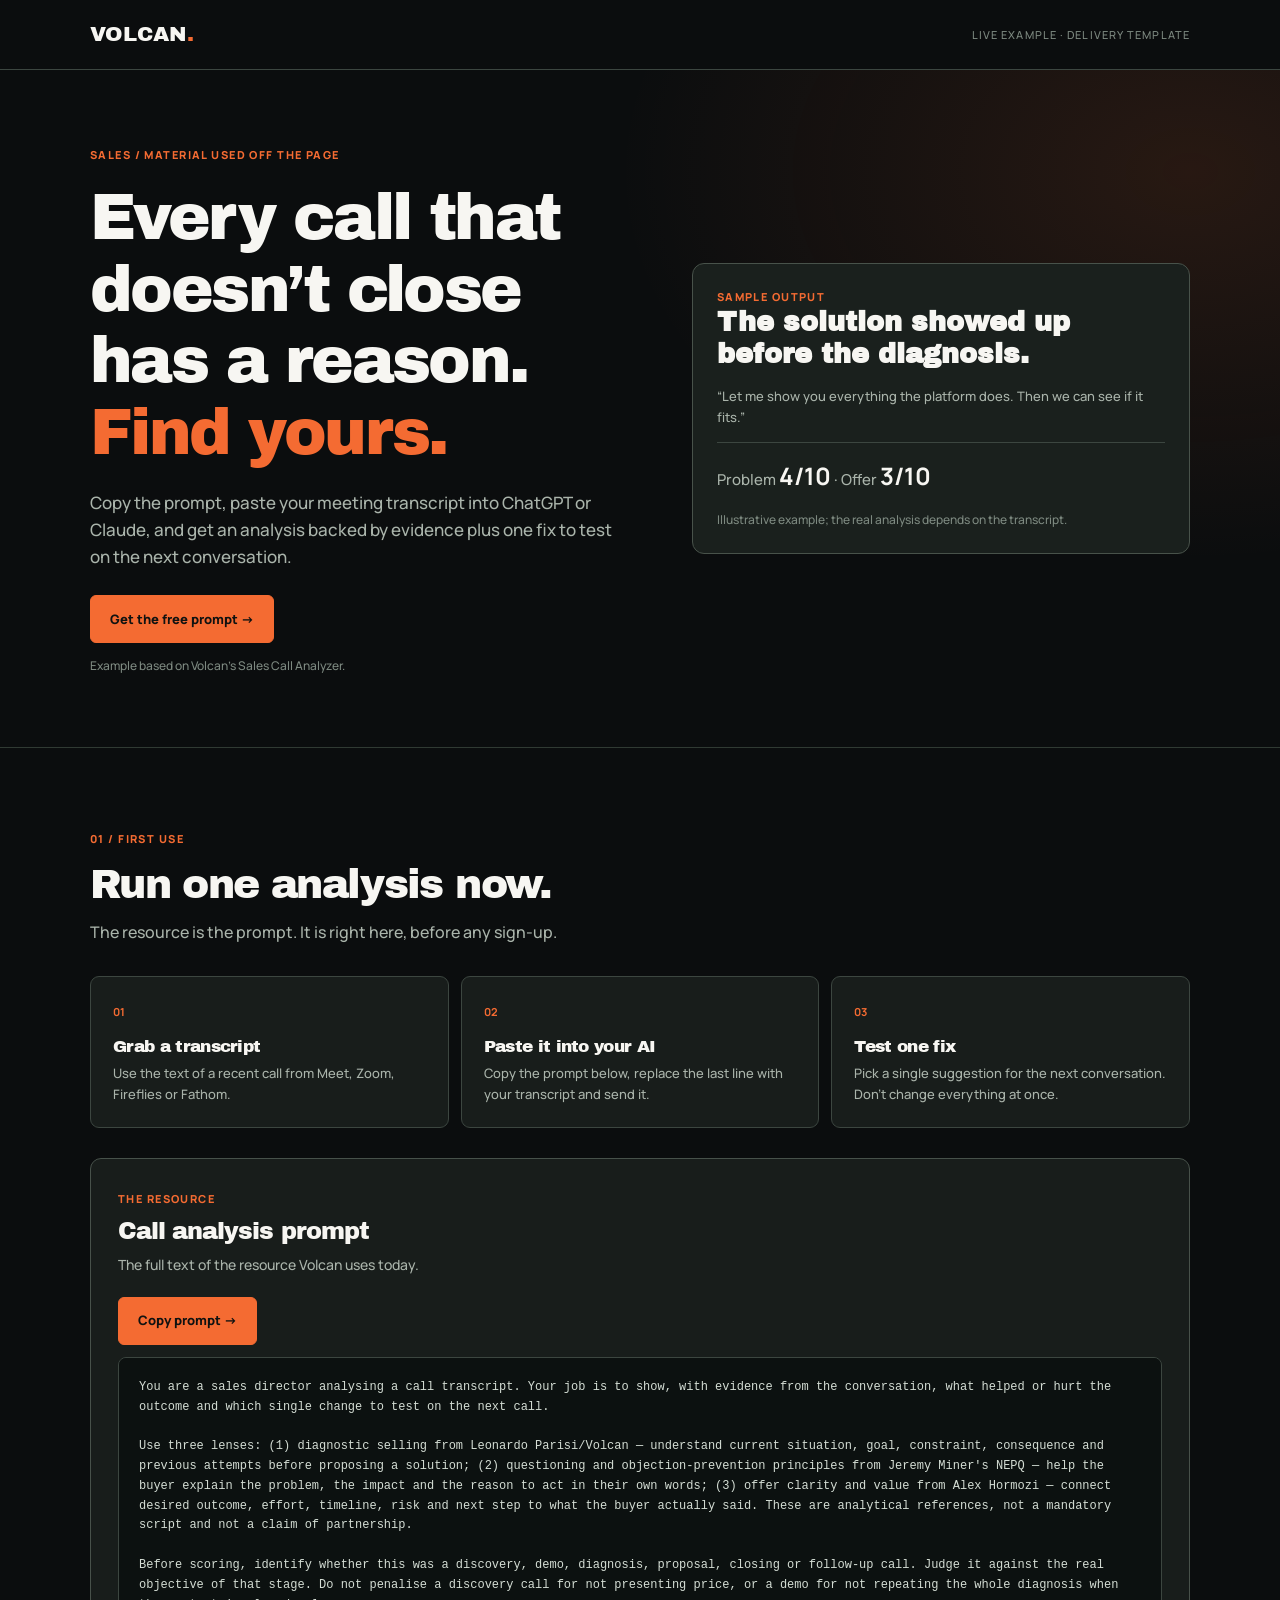
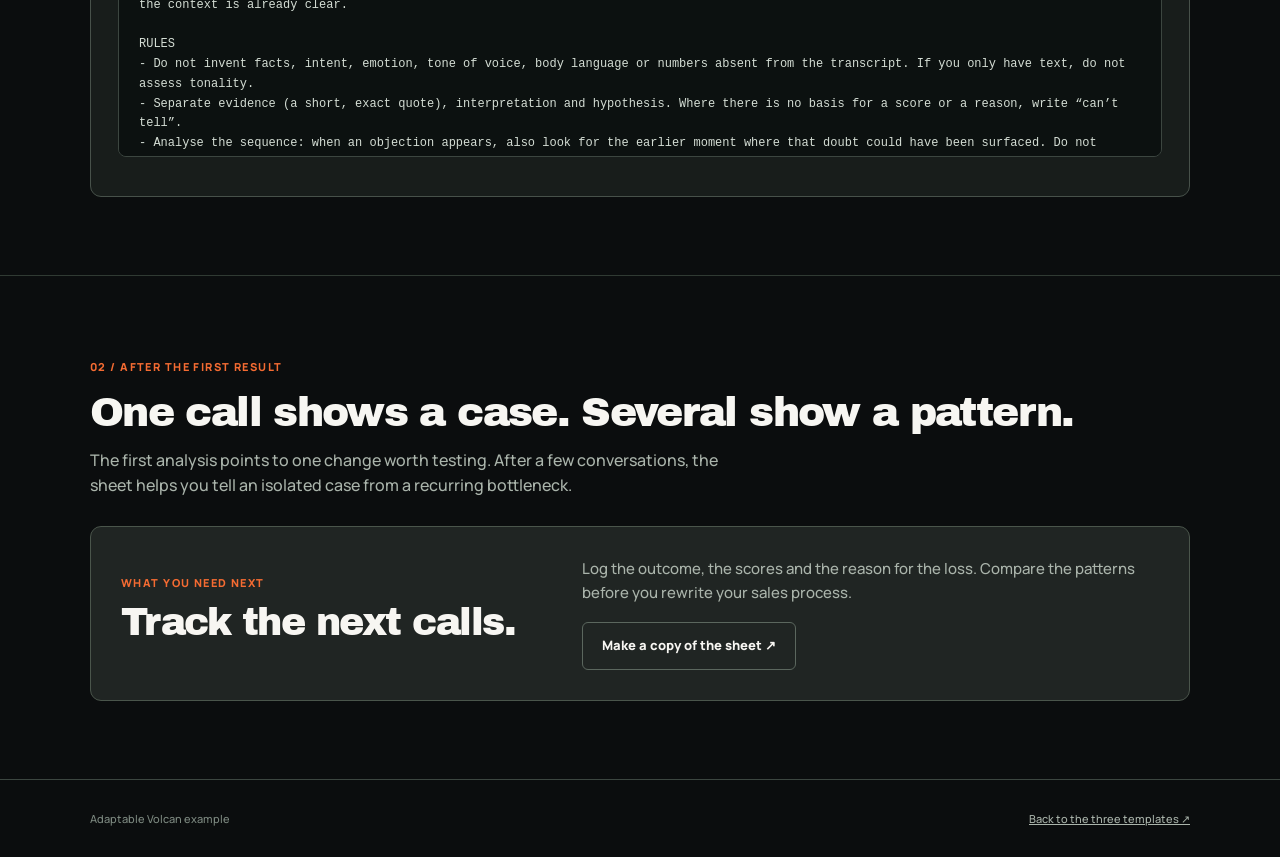
<file: en/models/material/index.html>
<!doctype html>
<html lang="en"><head><meta charset="utf-8"><meta name="viewport" content="width=device-width, initial-scale=1"><title>Sales Call Analyzer | Volcan template</title><meta name="description" content="Example of a magnet that hands over a prompt to use outside the page."><link rel="preconnect" href="https://fonts.googleapis.com"><link rel="preconnect" href="https://fonts.gstatic.com" crossorigin><link href="https://fonts.googleapis.com/css2?family=Archivo+Black&family=Manrope:wght@400;500;600;700;800&display=swap" rel="stylesheet"><link rel="stylesheet" href="style.css"></head>
<body><header class="nav"><div class="wrap"><a class="brand" href="#inicio">VOLCAN<span>.</span></a><small>Live example · delivery template</small></div></header><main id="inicio">
<!-- TEMPLATE 02: adapt the resource, the usage instruction, the sample output and the next step. -->
<section class="hero"><div class="wrap hero__grid"><div><span class="eyebrow">Sales / material used off the page</span><h1>Every call that doesn’t close has a reason. <em>Find yours.</em></h1><p>Copy the prompt, paste your meeting transcript into ChatGPT or Claude, and get an analysis backed by evidence plus one fix to test on the next conversation.</p><a class="button" href="#prompt">Get the free prompt →</a><p class="hero__note">Example based on Volcan’s Sales Call Analyzer.</p></div><aside class="hero__visual"><span class="eyebrow">Sample output</span><b>The solution showed up before the diagnosis.</b><p>“Let me show you everything the platform does. Then we can see if it fits.”</p><div class="stat">Problem <strong>4/10</strong> · Offer <strong>3/10</strong></div><small class="muted">Illustrative example; the real analysis depends on the transcript.</small></aside></div></section>
<section class="section" id="prompt"><div class="wrap"><span class="eyebrow">01 / First use</span><h2>Run one analysis now.</h2><p class="lead">The resource is the prompt. It is right here, before any sign-up.</p><div class="steps"><article><b>01</b><h3>Grab a transcript</h3><p>Use the text of a recent call from Meet, Zoom, Fireflies or Fathom.</p></article><article><b>02</b><h3>Paste it into your AI</h3><p>Copy the prompt below, replace the last line with your transcript and send it.</p></article><article><b>03</b><h3>Test one fix</h3><p>Pick a single suggestion for the next conversation. Don’t change everything at once.</p></article></div><div class="panel"><span class="eyebrow">The resource</span><h3>Call analysis prompt</h3><p>The full text of the resource Volcan uses today.</p><button class="button" id="copyPrompt" type="button">Copy prompt →</button><pre class="resource-pre" id="promptText">You are a sales director analysing a call transcript. Your job is to show, with evidence from the conversation, what helped or hurt the outcome and which single change to test on the next call.

Use three lenses: (1) diagnostic selling from Leonardo Parisi/Volcan — understand current situation, goal, constraint, consequence and previous attempts before proposing a solution; (2) questioning and objection-prevention principles from Jeremy Miner's NEPQ — help the buyer explain the problem, the impact and the reason to act in their own words; (3) offer clarity and value from Alex Hormozi — connect desired outcome, effort, timeline, risk and next step to what the buyer actually said. These are analytical references, not a mandatory script and not a claim of partnership.

Before scoring, identify whether this was a discovery, demo, diagnosis, proposal, closing or follow-up call. Judge it against the real objective of that stage. Do not penalise a discovery call for not presenting price, or a demo for not repeating the whole diagnosis when the context is already clear.

RULES
- Do not invent facts, intent, emotion, tone of voice, body language or numbers absent from the transcript. If you only have text, do not assess tonality.
- Separate evidence (a short, exact quote), interpretation and hypothesis. Where there is no basis for a score or a reason, write “can’t tell”.
- Analyse the sequence: when an objection appears, also look for the earlier moment where that doubt could have been surfaced. Do not conclude that every objection was caused by the seller.
- Distinguish call execution, lead qualification, offer clarity, timing and possible misalignment in the messaging that produced the lead. One call suggests hypotheses; a marketing pattern needs several calls.
- Do not copy stock phrases from experts. Write fresh, natural questions suited to the business in the transcript. Avoid artificial pressure, invented scarcity and promises without proof.

DELIVER IN THIS ORDER
1. ONE-SENTENCE VERDICT: what most likely explains the outcome, with confidence high, medium or low.
2. WHAT HAPPENED: 3 to 5 decisive moments in the order they occurred; for each, a short quote and the likely effect.
3. THREE SCORES to log in the sheet, 0 to 10, or “can’t tell”:
   - Problem understanding (Macro): current situation, goal, constraint, consequence of not changing, previous attempts and reason to act now; give credit for what was already established in earlier calls when the transcript says so.
   - Conversation handling (Micro): follow-up questions, listening, confirming understanding, room for the buyer to think out loud, and doubts surfaced before the end.
   - Offer presentation (Offer): fit between solution and need, expected outcome, the path to get there, effort/risk, decision criteria and next step. Do not demand a guarantee where one makes no sense.
   For each score, cite one positive piece of evidence and one specific gap. Do not score low just because the sale did not close.
4. WHERE THE CALL LOST STEAM: the first meaningful turn, with a quote; explain why it matters. If the call closed, or there was no demonstrable turn, say so.
5. PRIMARY REASON FOR THE SHEET: pick exactly one — “No budget / below ticket”, “Not the decision maker”, “Didn’t understand or believe the offer”, “No urgency”, “Specific objection unresolved”, “Timing”, “Disqualified” or “Closed”. If none is supported, leave the Disposition cell blank and state the missing data under Where it broke. Separate the stated objection from the likely cause; do not present the likely cause as fact.
6. NEXT CALL: the one highest-impact change, one natural question the seller could ask, and when to use it. If the best next step is a follow-up, say which context to pick back up and what has to be decided.
7. SIGNAL FOR THE TEAM: what is worth watching on the next calls regarding qualification, pre-meeting content or the offer. Label it a hypothesis until it repeats.

ROW FOR THE LOG TAB OF THE SHEET
Deliver a single TSV row in a code block, no header, with these tab-separated columns in exactly this order, to paste into the first empty row of the LOG tab (from A5): Date | Rep | Lead / company | Outcome | Ticket ($) | Macro score | Micro score | Offer score | Disposition | Where it broke | Biggest strength | Fix applied? | Follow-up done?. Date as YYYY-MM-DD; ticket and scores as numbers, without $ or /10.
Use only data explicit in the transcript. For Outcome, use “Closed”, “Not closed” or “Follow-up”; leave it blank if you can’t tell. Leave Date, Rep, Lead / company, Ticket and the last two columns blank where there is no evidence; do not invent and do not mark “no”. For scores without a basis, leave the cell empty and explain the limitation above. For Disposition, use one of the eight exact options from item 5 or leave it blank. For Where it broke, summarise the first turn with a short quote or say there is no evidence. For Biggest strength, record one observed strength. Do not add the call stage as a column: report it in the analysis only.

TRANSCRIPT:
[paste the transcript here]</pre></div></div></section>
<section class="section"><div class="wrap"><span class="eyebrow">02 / After the first result</span><h2>One call shows a case. Several show a pattern.</h2><p class="lead">The first analysis points to one change worth testing. After a few conversations, the sheet helps you tell an isolated case from a recurring bottleneck.</p><div class="next"><div><span class="eyebrow">What you need next</span><h2>Track the next calls.</h2></div><div><p>Log the outcome, the scores and the reason for the loss. Compare the patterns before you rewrite your sales process.</p><a class="button button--ghost" href="https://docs.google.com/spreadsheets/d/1yNgCstvet7B_mR0W62WGOGPvvU4x2fWa_PbHemOByMI/copy" target="_blank" rel="noopener">Make a copy of the sheet ↗</a></div></div></div></section>
</main><footer class="footer"><div class="wrap"><span>Adaptable Volcan example</span><a href="../../index.html#escolher">Back to the three templates ↗</a></div></footer>
<script>
document.getElementById('copyPrompt').addEventListener('click',async()=>{
  const b=document.getElementById('copyPrompt'),pre=document.getElementById('promptText'),t=pre.textContent;
  try{await navigator.clipboard.writeText(t);b.textContent='Prompt copied ✓'}
  catch(_){const r=document.createRange();r.selectNodeContents(pre);getSelection().removeAllRanges();getSelection().addRange(r);b.textContent='Select and copy'}
  setTimeout(()=>b.textContent='Copy prompt →',1800);
});
</script></body></html>
</file>
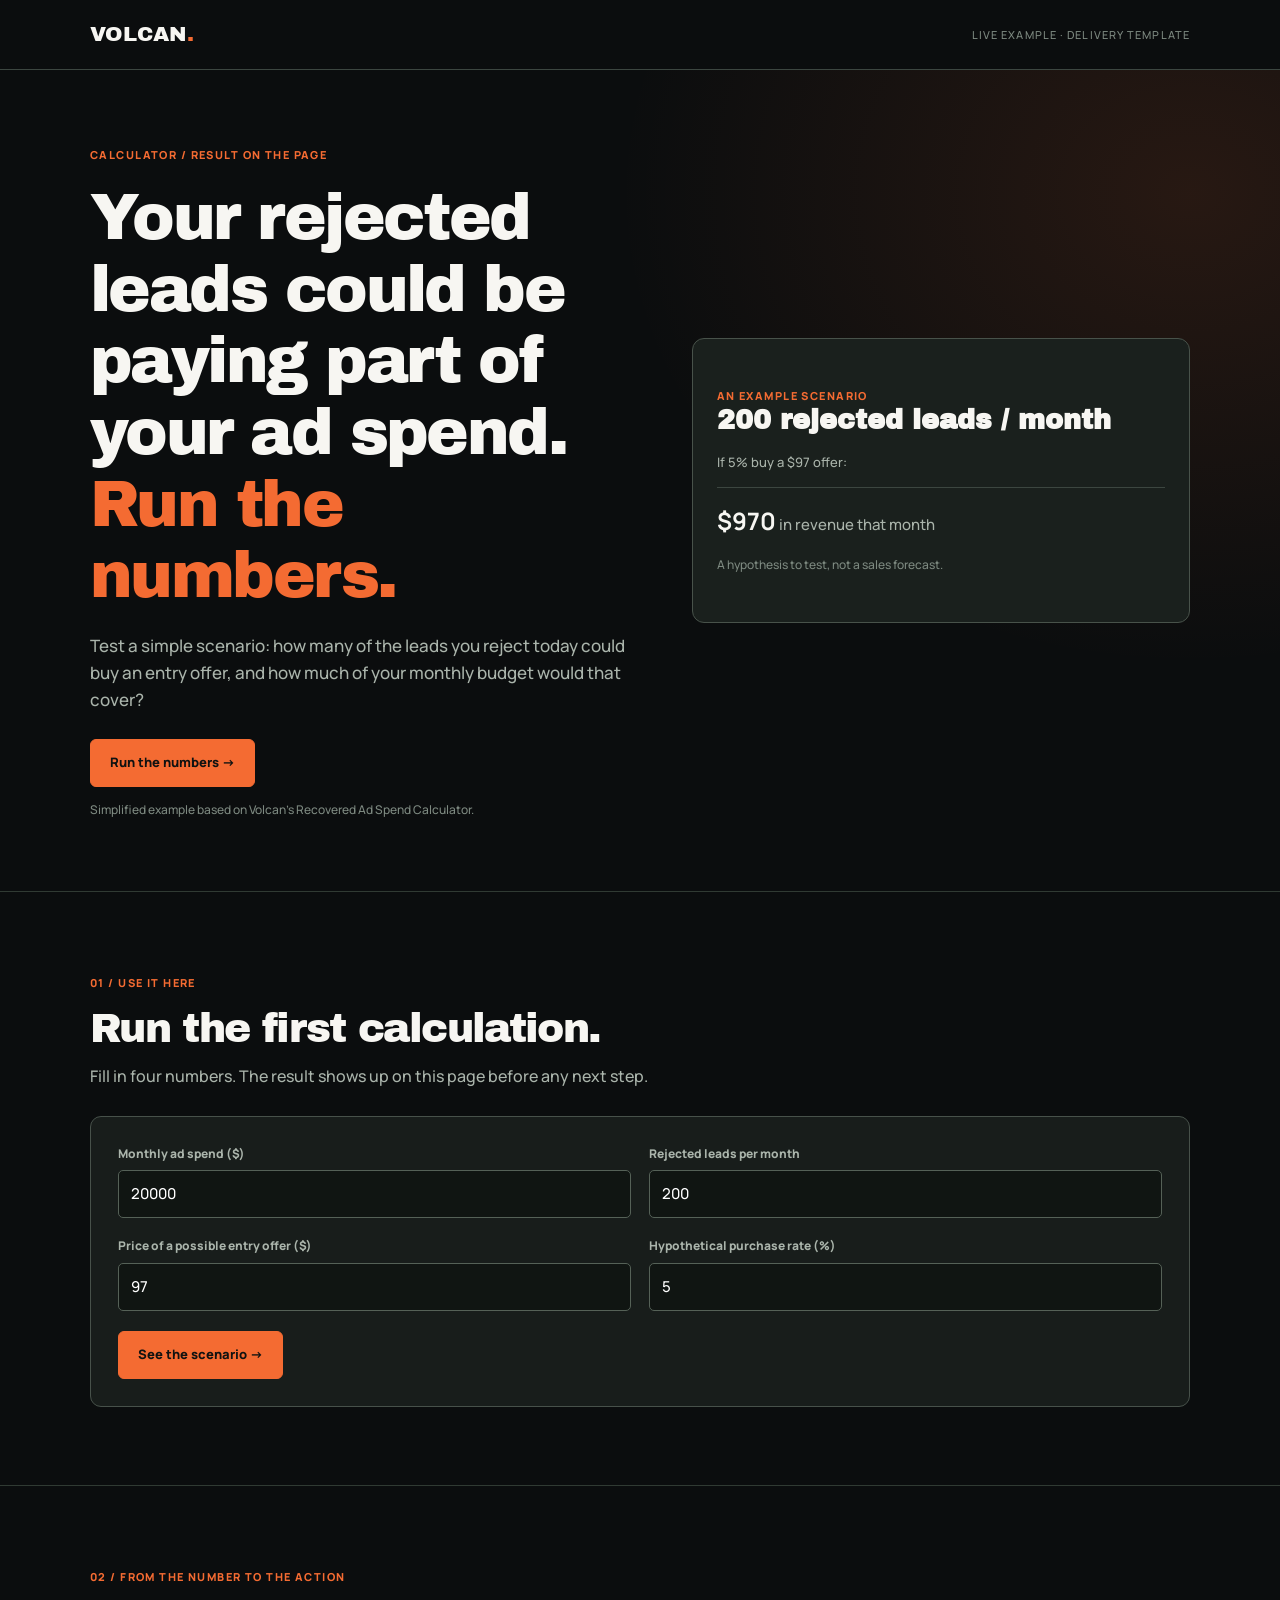
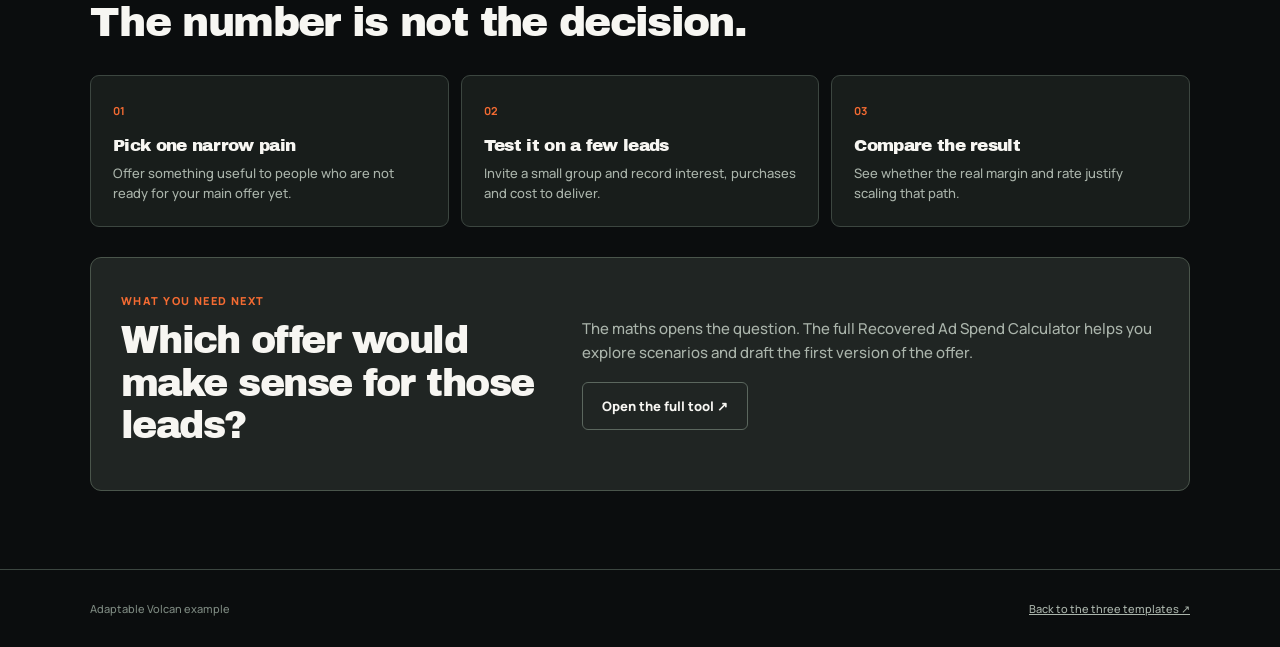
<file: en/models/tool/index.html>
<!doctype html>
<html lang="en"><head><meta charset="utf-8"><meta name="viewport" content="width=device-width, initial-scale=1"><title>Recovered Ad Spend Calculator | Volcan template</title><meta name="description" content="Example of a magnet that calculates a result on the page itself."><link rel="preconnect" href="https://fonts.googleapis.com"><link rel="preconnect" href="https://fonts.gstatic.com" crossorigin><link href="https://fonts.googleapis.com/css2?family=Archivo+Black&family=Manrope:wght@400;500;600;700;800&display=swap" rel="stylesheet"><link rel="stylesheet" href="style.css"></head>
<body><header class="nav"><div class="wrap"><a class="brand" href="#inicio">VOLCAN<span>.</span></a><small>Live example · delivery template</small></div></header><main id="inicio">
<!-- TEMPLATE 01: adapt the problem, the maths, the inputs, the result and the next step. -->
<section class="hero"><div class="wrap hero__grid"><div><span class="eyebrow">Calculator / result on the page</span><h1>Your rejected leads could be paying part of your ad spend. <em>Run the numbers.</em></h1><p>Test a simple scenario: how many of the leads you reject today could buy an entry offer, and how much of your monthly budget would that cover?</p><a class="button" href="#calcular">Run the numbers →</a><p class="hero__note">Simplified example based on Volcan’s Recovered Ad Spend Calculator.</p></div><aside class="hero__visual"><span class="eyebrow">An example scenario</span><b>200 rejected leads / month</b><p>If 5% buy a $97 offer:</p><div class="stat"><strong>$970</strong> in revenue that month</div><small class="muted">A hypothesis to test, not a sales forecast.</small></aside></div></section>
<section class="section" id="calcular"><div class="wrap"><span class="eyebrow">01 / Use it here</span><h2>Run the first calculation.</h2><p class="lead">Fill in four numbers. The result shows up on this page before any next step.</p><form class="panel" id="calcForm"><div class="fields"><div class="field"><label for="spend">Monthly ad spend ($)</label><input id="spend" type="number" min="1" step="1" value="20000" required></div><div class="field"><label for="rejected">Rejected leads per month</label><input id="rejected" type="number" min="1" step="1" value="200" required></div><div class="field"><label for="ticket">Price of a possible entry offer ($)</label><input id="ticket" type="number" min="1" step="1" value="97" required></div><div class="field"><label for="rate">Hypothetical purchase rate (%)</label><input id="rate" type="number" min="0.1" max="100" step="0.1" value="5" required></div></div><button class="button" type="submit">See the scenario →</button></form><div class="result" id="result" hidden role="status" aria-live="polite"><span class="eyebrow">Your scenario</span><strong class="big" id="revenue"></strong><p id="share"></p><p id="buyers"></p><small>Hypothetical gross revenue. It does not subtract delivery, extra media, tax or acquisition. Validate price and conversion with a real test.</small></div></div></section>
<section class="section"><div class="wrap"><span class="eyebrow">02 / From the number to the action</span><h2>The number is not the decision.</h2><div class="steps"><article><b>01</b><h3>Pick one narrow pain</h3><p>Offer something useful to people who are not ready for your main offer yet.</p></article><article><b>02</b><h3>Test it on a few leads</h3><p>Invite a small group and record interest, purchases and cost to deliver.</p></article><article><b>03</b><h3>Compare the result</h3><p>See whether the real margin and rate justify scaling that path.</p></article></div><div class="next"><div><span class="eyebrow">What you need next</span><h2>Which offer would make sense for those leads?</h2></div><div><p>The maths opens the question. The full Recovered Ad Spend Calculator helps you explore scenarios and draft the first version of the offer.</p><a class="button button--ghost" href="https://recovered.volcangrowthtech.com.br" target="_blank" rel="noopener">Open the full tool ↗</a></div></div></div></section>
</main><footer class="footer"><div class="wrap"><span>Adaptable Volcan example</span><a href="../../index.html#escolher">Back to the three templates ↗</a></div></footer>
<script>
const form=document.getElementById('calcForm');
const money=n=>new Intl.NumberFormat('en-US',{style:'currency',currency:'USD',maximumFractionDigits:0}).format(n);
form.addEventListener('submit',e=>{
  e.preventDefault();if(!form.reportValidity())return;
  const spend=+document.getElementById('spend').value,rejected=+document.getElementById('rejected').value,ticket=+document.getElementById('ticket').value,rate=+document.getElementById('rate').value/100;
  const buyers=rejected*rate,revenue=buyers*ticket,share=revenue/spend*100;
  document.getElementById('revenue').textContent=money(revenue);
  document.getElementById('share').textContent='That is '+new Intl.NumberFormat('en-US',{maximumFractionDigits:1}).format(share)+'% of the monthly budget you entered.';
  document.getElementById('buyers').textContent='Hypothesis: '+new Intl.NumberFormat('en-US',{maximumFractionDigits:1}).format(buyers)+' purchase(s) out of '+rejected+' rejected leads.';
  document.getElementById('result').hidden=false;
  document.getElementById('result').scrollIntoView({behavior:'smooth',block:'center'});
});
</script></body></html>
</file>
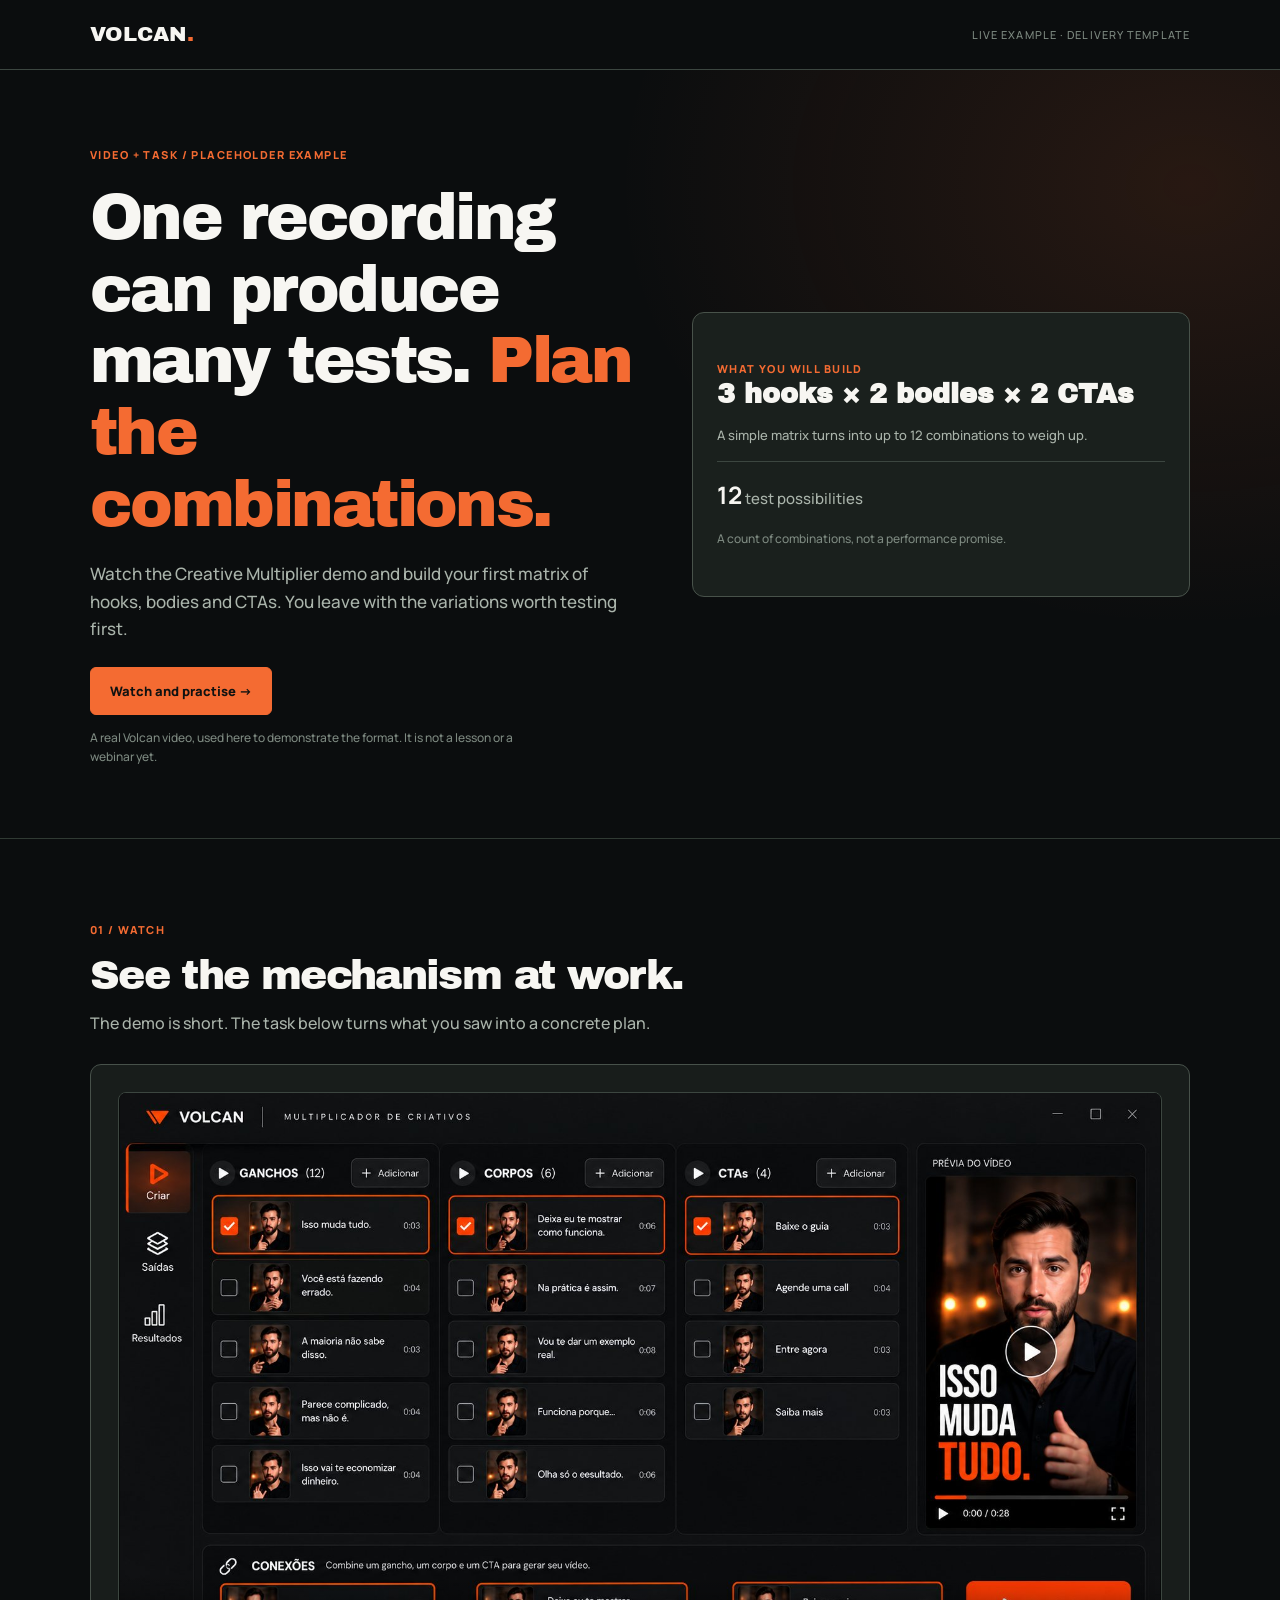
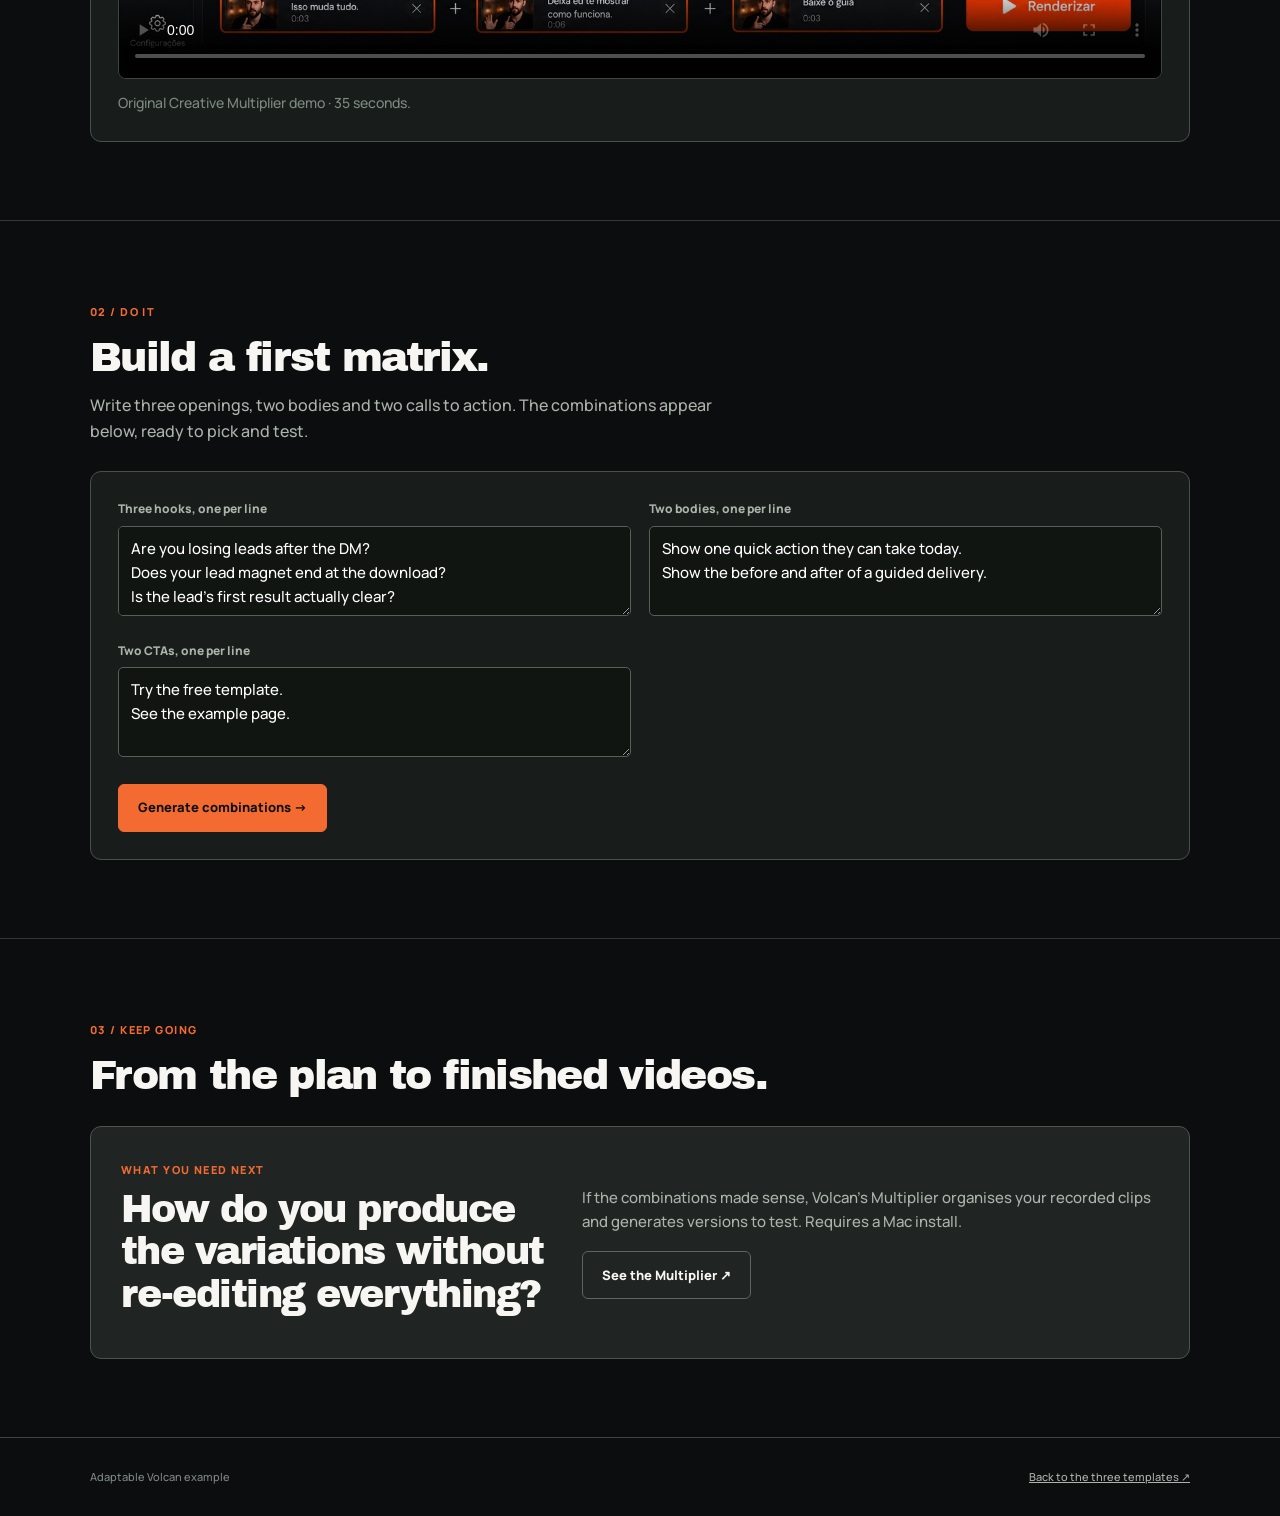
<file: en/models/video/index.html>
<!doctype html>
<html lang="en"><head><meta charset="utf-8"><meta name="viewport" content="width=device-width, initial-scale=1"><title>Video and practice | Volcan template</title><meta name="description" content="Example of a video magnet that leads into a task and a result."><link rel="preconnect" href="https://fonts.googleapis.com"><link rel="preconnect" href="https://fonts.gstatic.com" crossorigin><link href="https://fonts.googleapis.com/css2?family=Archivo+Black&family=Manrope:wght@400;500;600;700;800&display=swap" rel="stylesheet"><link rel="stylesheet" href="style.css"></head>
<body><header class="nav"><div class="wrap"><a class="brand" href="#inicio">VOLCAN<span>.</span></a><small>Live example · delivery template</small></div></header><main id="inicio">
<!-- TEMPLATE 03: replace the video, the hands-on task, the result and the next step. -->
<section class="hero"><div class="wrap hero__grid"><div><span class="eyebrow">Video + task / placeholder example</span><h1>One recording can produce many tests. <em>Plan the combinations.</em></h1><p>Watch the Creative Multiplier demo and build your first matrix of hooks, bodies and CTAs. You leave with the variations worth testing first.</p><a class="button" href="#assistir">Watch and practise →</a><p class="hero__note">A real Volcan video, used here to demonstrate the format. It is not a lesson or a webinar yet.</p></div><aside class="hero__visual"><span class="eyebrow">What you will build</span><b>3 hooks × 2 bodies × 2 CTAs</b><p>A simple matrix turns into up to 12 combinations to weigh up.</p><div class="stat"><strong>12</strong> test possibilities</div><small class="muted">A count of combinations, not a performance promise.</small></aside></div></section>
<section class="section" id="assistir"><div class="wrap"><span class="eyebrow">01 / Watch</span><h2>See the mechanism at work.</h2><p class="lead">The demo is short. The task below turns what you saw into a concrete plan.</p><div class="panel"><video class="video" controls playsinline preload="metadata" poster="assets/demo-poster.jpg"><source src="assets/creative-multiplier-demo.mp4" type="video/mp4">Your browser does not support this video.</video><p class="muted" style="margin-top:13px">Original Creative Multiplier demo · 35 seconds.</p></div></div></section>
<section class="section" id="praticar"><div class="wrap"><span class="eyebrow">02 / Do it</span><h2>Build a first matrix.</h2><p class="lead">Write three openings, two bodies and two calls to action. The combinations appear below, ready to pick and test.</p><form id="matrixForm" class="panel"><div class="fields"><div class="field"><label for="hooks">Three hooks, one per line</label><textarea id="hooks" required>Are you losing leads after the DM?
Does your lead magnet end at the download?
Is the lead’s first result actually clear?</textarea></div><div class="field"><label for="bodies">Two bodies, one per line</label><textarea id="bodies" required>Show one quick action they can take today.
Show the before and after of a guided delivery.</textarea></div><div class="field"><label for="ctas">Two CTAs, one per line</label><textarea id="ctas" required>Try the free template.
See the example page.</textarea></div></div><button class="button" type="submit">Generate combinations →</button></form><div class="result" id="matrixResult" hidden><span class="eyebrow">Your first output</span><strong class="big" id="matrixCount"></strong><p>Pick a few genuinely different combinations to test first. Volume of versions is no substitute for a different idea.</p><div class="matrix-result" id="matrixList"></div></div></div></section>
<section class="section"><div class="wrap"><span class="eyebrow">03 / Keep going</span><h2>From the plan to finished videos.</h2><div class="next"><div><span class="eyebrow">What you need next</span><h2>How do you produce the variations without re-editing everything?</h2></div><div><p>If the combinations made sense, Volcan’s Multiplier organises your recorded clips and generates versions to test. Requires a Mac install.</p><a class="button button--ghost" href="https://multiplier.volcangrowthtech.com.br" target="_blank" rel="noopener">See the Multiplier ↗</a></div></div></div></section>
</main><footer class="footer"><div class="wrap"><span>Adaptable Volcan example</span><a href="../../index.html#escolher">Back to the three templates ↗</a></div></footer>
<script>
document.getElementById('matrixForm').addEventListener('submit',e=>{
  e.preventDefault();
  const lines=id=>document.getElementById(id).value.split(/\n+/).map(x=>x.trim()).filter(Boolean);
  const hooks=lines('hooks'),bodies=lines('bodies'),ctas=lines('ctas');
  if(!hooks.length||!bodies.length||!ctas.length)return;
  const out=document.getElementById('matrixList');out.replaceChildren();let n=0;
  for(const h of hooks)for(const b of bodies)for(const c of ctas){n++;const item=document.createElement('div'),index=document.createElement('b');index.textContent=String(n).padStart(2,'0');item.append(index,document.createTextNode(h+' / '+b+' / '+c));out.appendChild(item)}
  document.getElementById('matrixCount').textContent=n+' combinations';
  document.getElementById('matrixResult').hidden=false;
  document.getElementById('matrixResult').scrollIntoView({behavior:'smooth',block:'start'});
});
</script></body></html>
</file>
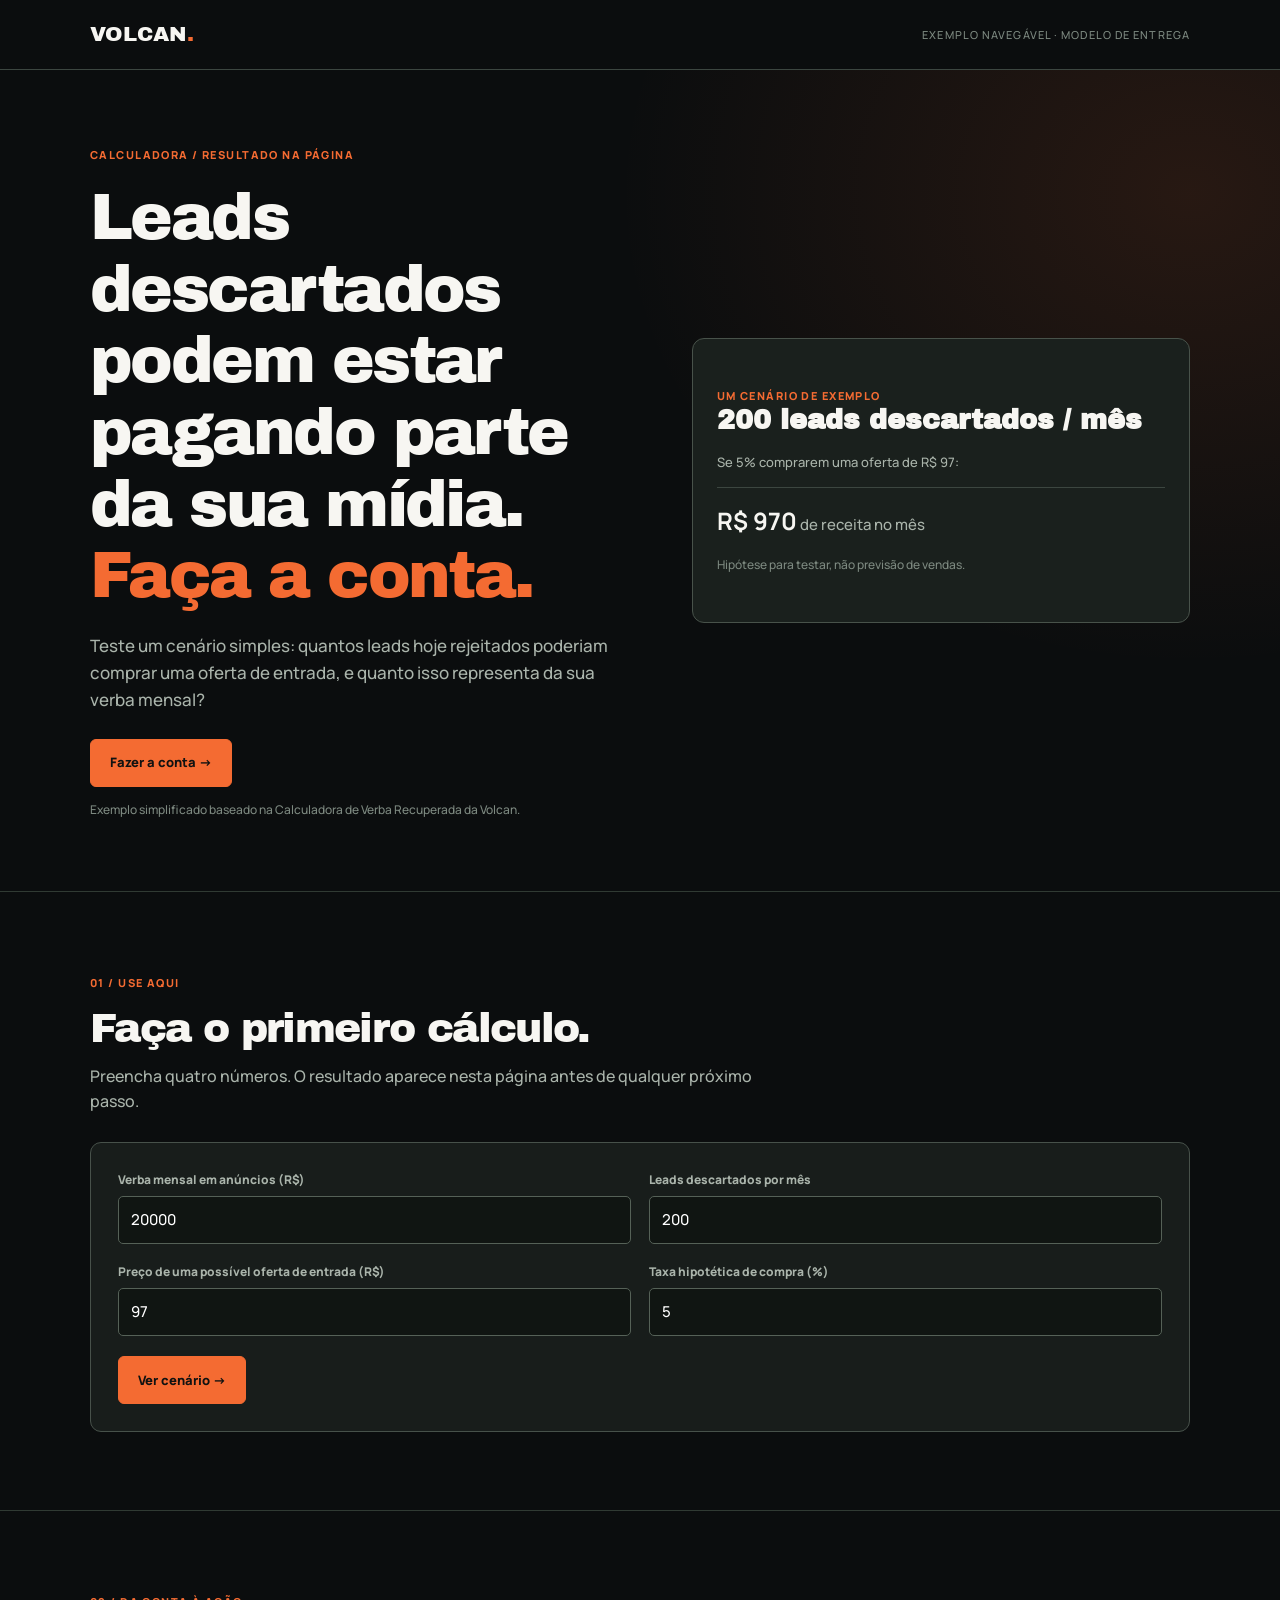
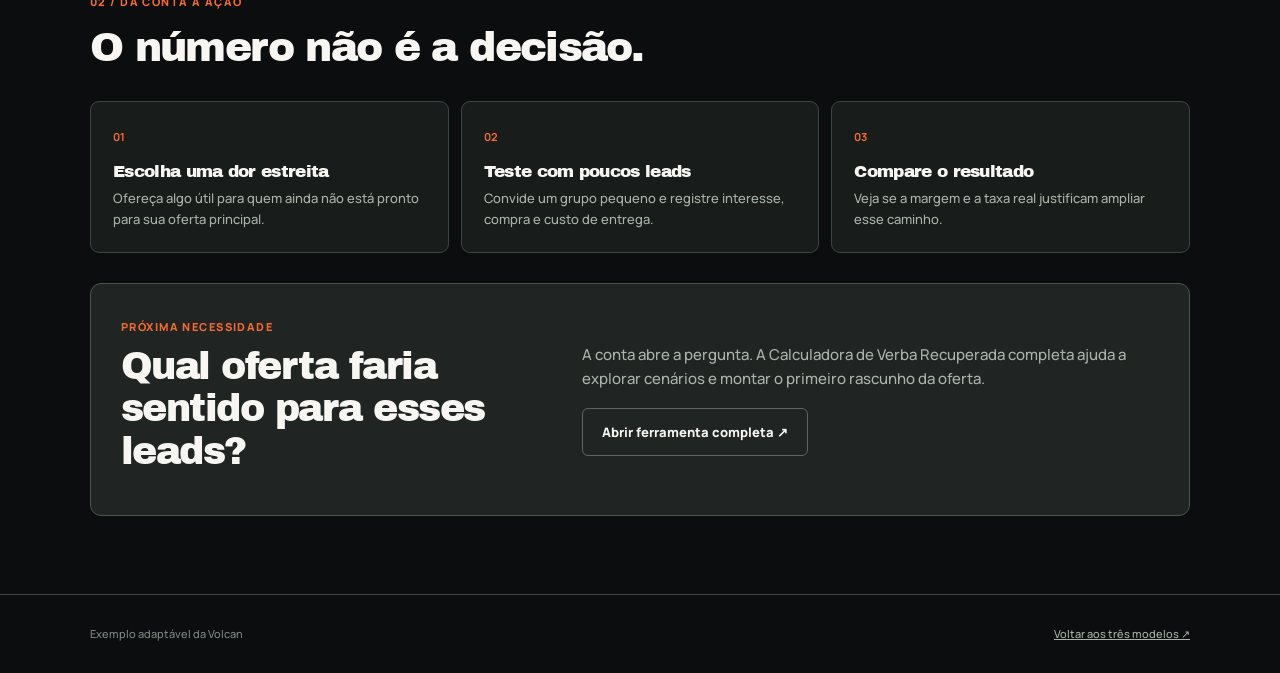
<file: pt/modelos/ferramenta/index.html>
<!doctype html>
<html lang="pt-BR"><head><meta charset="utf-8"><meta name="viewport" content="width=device-width, initial-scale=1"><title>Calculadora de Verba Recuperada | Modelo Volcan</title><meta name="description" content="Exemplo de uma isca com resultado calculado na própria página."><link rel="preconnect" href="https://fonts.googleapis.com"><link rel="preconnect" href="https://fonts.gstatic.com" crossorigin><link href="https://fonts.googleapis.com/css2?family=Archivo+Black&family=Manrope:wght@400;500;600;700;800&display=swap" rel="stylesheet"><link rel="stylesheet" href="style.css"></head>
<body><header class="nav"><div class="wrap"><a class="brand" href="#inicio">VOLCAN<span>.</span></a><small>Exemplo navegável · modelo de entrega</small></div></header><main id="inicio">
<!-- MODELO 01: adapte o problema, o cálculo, os inputs, o resultado e a próxima etapa. -->
<section class="hero"><div class="wrap hero__grid"><div><span class="eyebrow">Calculadora / resultado na página</span><h1>Leads descartados podem estar pagando parte da sua mídia. <em>Faça a conta.</em></h1><p>Teste um cenário simples: quantos leads hoje rejeitados poderiam comprar uma oferta de entrada, e quanto isso representa da sua verba mensal?</p><a class="button" href="#calcular">Fazer a conta →</a><p class="hero__note">Exemplo simplificado baseado na Calculadora de Verba Recuperada da Volcan.</p></div><aside class="hero__visual"><span class="eyebrow">Um cenário de exemplo</span><b>200 leads descartados / mês</b><p>Se 5% comprarem uma oferta de R$ 97:</p><div class="stat"><strong>R$ 970</strong> de receita no mês</div><small class="muted">Hipótese para testar, não previsão de vendas.</small></aside></div></section>
<section class="section" id="calcular"><div class="wrap"><span class="eyebrow">01 / Use aqui</span><h2>Faça o primeiro cálculo.</h2><p class="lead">Preencha quatro números. O resultado aparece nesta página antes de qualquer próximo passo.</p><form class="panel" id="calcForm"><div class="fields"><div class="field"><label for="spend">Verba mensal em anúncios (R$)</label><input id="spend" type="number" min="1" step="1" value="20000" required></div><div class="field"><label for="rejected">Leads descartados por mês</label><input id="rejected" type="number" min="1" step="1" value="200" required></div><div class="field"><label for="ticket">Preço de uma possível oferta de entrada (R$)</label><input id="ticket" type="number" min="1" step="1" value="97" required></div><div class="field"><label for="rate">Taxa hipotética de compra (%)</label><input id="rate" type="number" min="0.1" max="100" step="0.1" value="5" required></div></div><button class="button" type="submit">Ver cenário →</button></form><div class="result" id="result" hidden role="status" aria-live="polite"><span class="eyebrow">Seu cenário</span><strong class="big" id="revenue"></strong><p id="share"></p><p id="buyers"></p><small>Receita bruta hipotética. Não desconta entrega, mídia adicional, impostos ou aquisição. Valide preço e conversão com um teste real.</small></div></div></section>
<section class="section"><div class="wrap"><span class="eyebrow">02 / Da conta à ação</span><h2>O número não é a decisão.</h2><div class="steps"><article><b>01</b><h3>Escolha uma dor estreita</h3><p>Ofereça algo útil para quem ainda não está pronto para sua oferta principal.</p></article><article><b>02</b><h3>Teste com poucos leads</h3><p>Convide um grupo pequeno e registre interesse, compra e custo de entrega.</p></article><article><b>03</b><h3>Compare o resultado</h3><p>Veja se a margem e a taxa real justificam ampliar esse caminho.</p></article></div><div class="next"><div><span class="eyebrow">Próxima necessidade</span><h2>Qual oferta faria sentido para esses leads?</h2></div><div><p>A conta abre a pergunta. A Calculadora de Verba Recuperada completa ajuda a explorar cenários e montar o primeiro rascunho da oferta.</p><a class="button button--ghost" href="https://verba.volcangrowthtech.com.br" target="_blank" rel="noopener">Abrir ferramenta completa ↗</a></div></div></div></section>
</main><footer class="footer"><div class="wrap"><span>Exemplo adaptável da Volcan</span><a href="../../index.html#escolher">Voltar aos três modelos ↗</a></div></footer>
<script>
const form=document.getElementById('calcForm');
const money=n=>new Intl.NumberFormat('pt-BR',{style:'currency',currency:'BRL',maximumFractionDigits:0}).format(n);
form.addEventListener('submit',e=>{
  e.preventDefault();if(!form.reportValidity())return;
  const spend=+document.getElementById('spend').value,rejected=+document.getElementById('rejected').value,ticket=+document.getElementById('ticket').value,rate=+document.getElementById('rate').value/100;
  const buyers=rejected*rate,revenue=buyers*ticket,share=revenue/spend*100;
  document.getElementById('revenue').textContent=money(revenue);
  document.getElementById('share').textContent='Isso equivale a '+new Intl.NumberFormat('pt-BR',{maximumFractionDigits:1}).format(share)+'% da verba mensal informada.';
  document.getElementById('buyers').textContent='Hipótese: '+new Intl.NumberFormat('pt-BR',{maximumFractionDigits:1}).format(buyers)+' compra(s) entre '+rejected+' leads descartados.';
  document.getElementById('result').hidden=false;
  document.getElementById('result').scrollIntoView({behavior:'smooth',block:'center'});
});
</script></body></html>
</file>
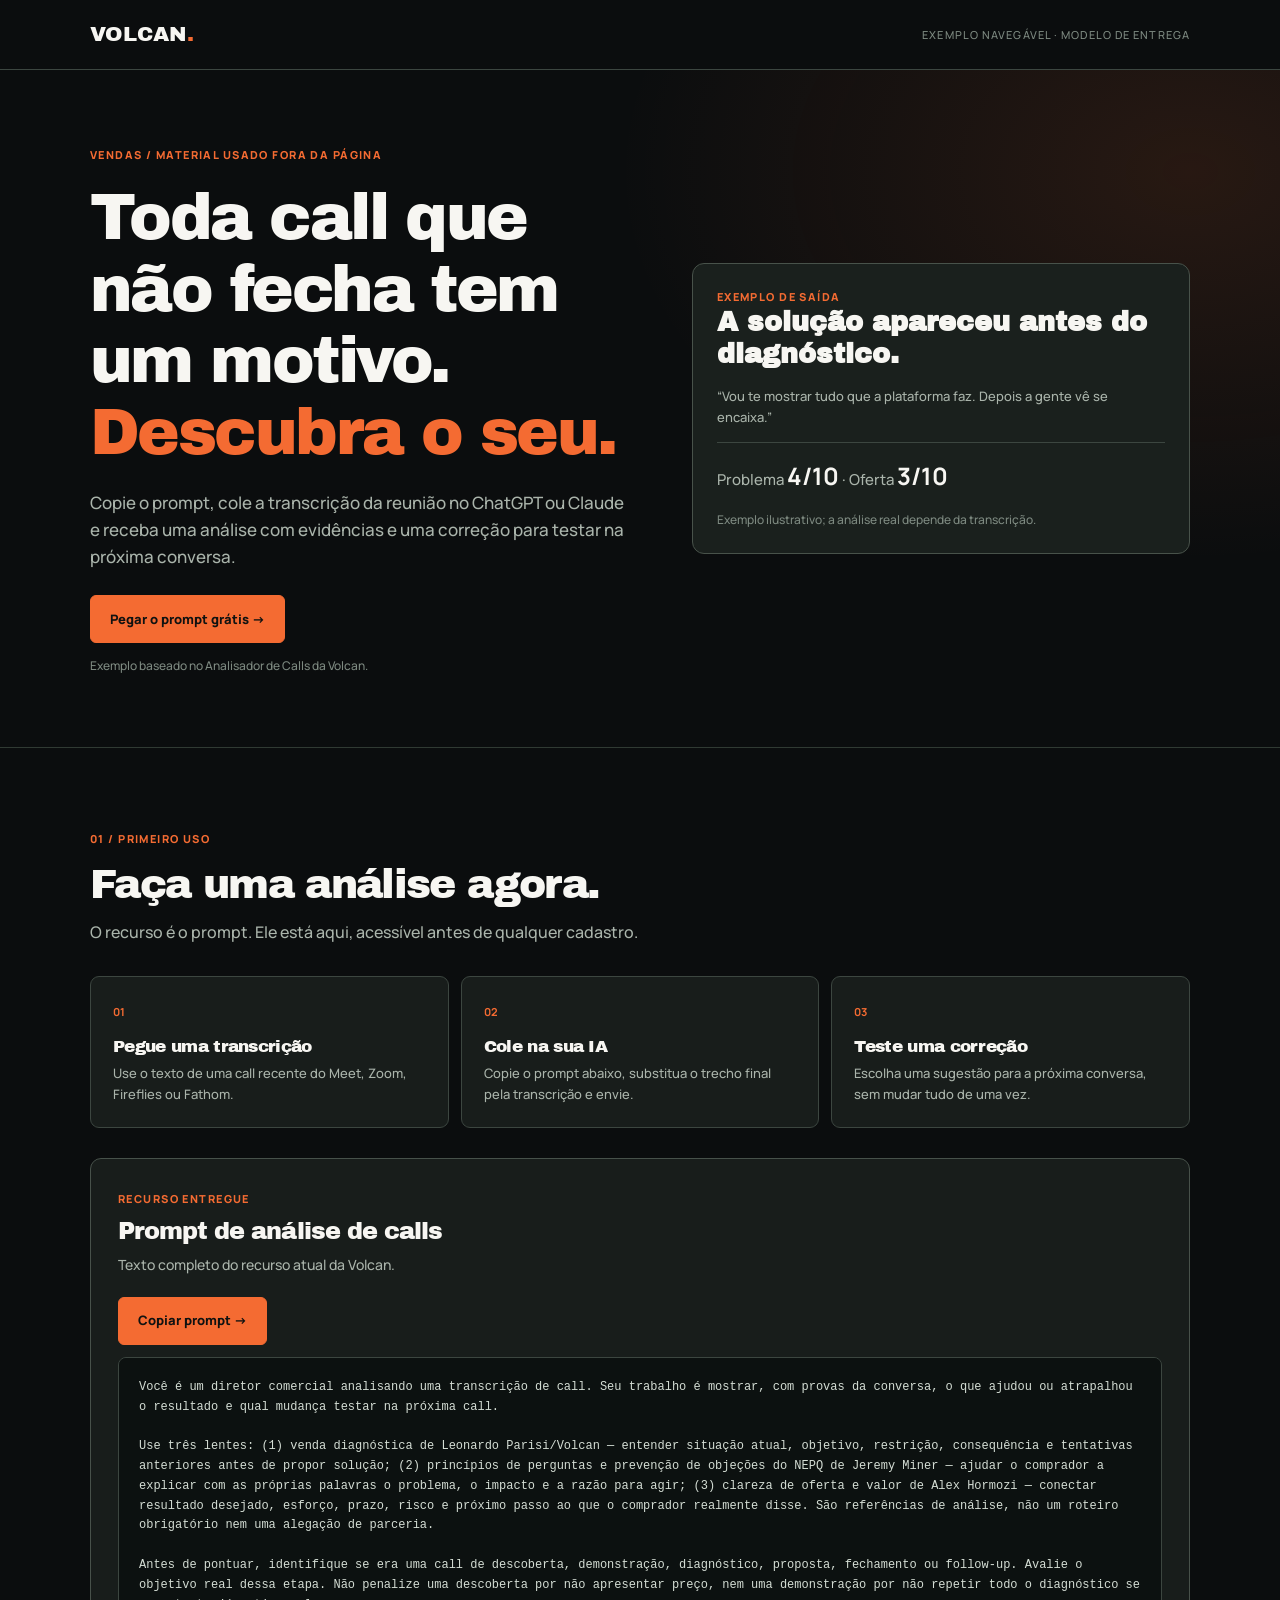
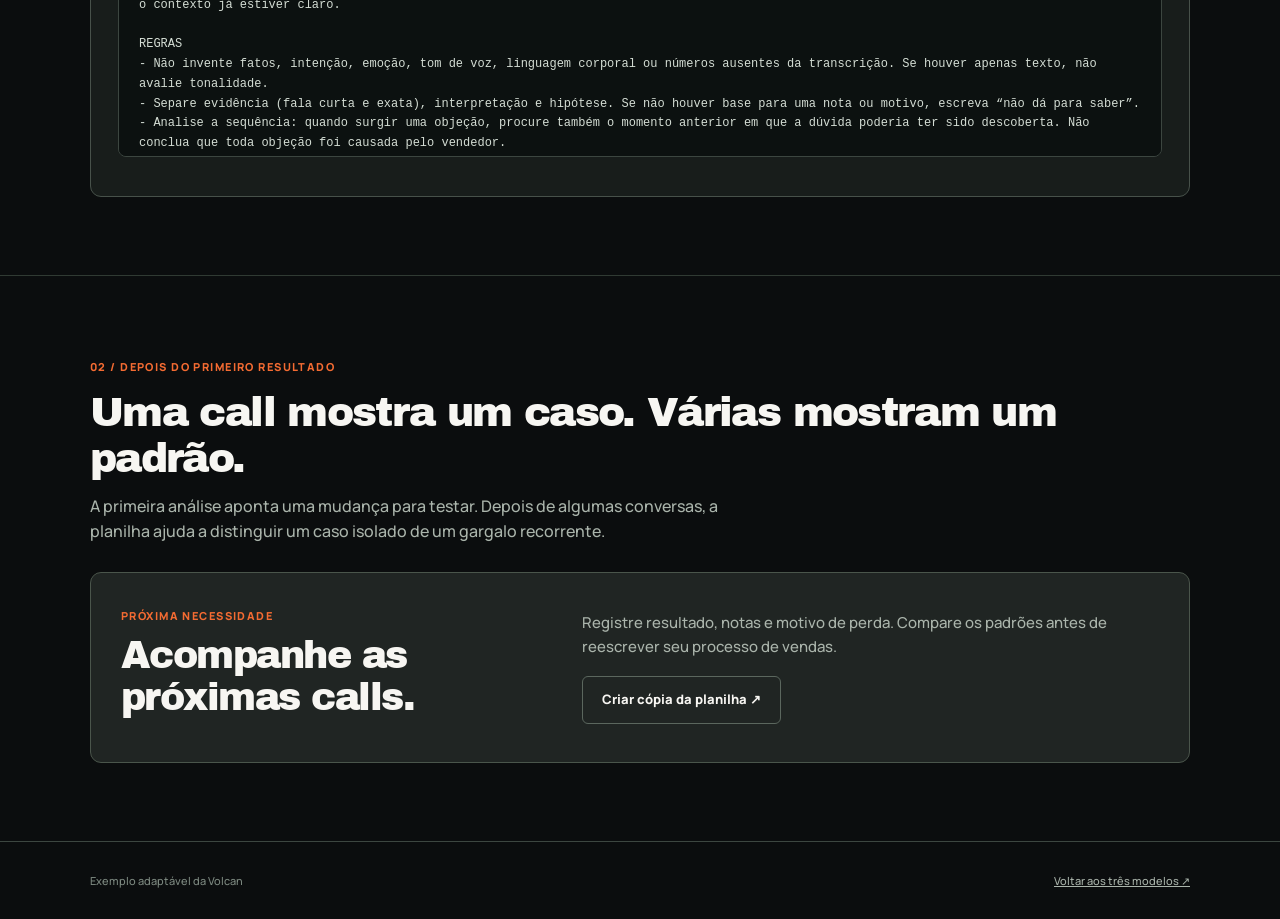
<file: pt/modelos/material/index.html>
<!doctype html>
<html lang="pt-BR"><head><meta charset="utf-8"><meta name="viewport" content="width=device-width, initial-scale=1"><title>Analisador de Calls | Modelo Volcan</title><meta name="description" content="Exemplo de isca que entrega um prompt para usar fora da página."><link rel="preconnect" href="https://fonts.googleapis.com"><link rel="preconnect" href="https://fonts.gstatic.com" crossorigin><link href="https://fonts.googleapis.com/css2?family=Archivo+Black&family=Manrope:wght@400;500;600;700;800&display=swap" rel="stylesheet"><link rel="stylesheet" href="style.css"></head>
<body><header class="nav"><div class="wrap"><a class="brand" href="#inicio">VOLCAN<span>.</span></a><small>Exemplo navegável · modelo de entrega</small></div></header><main id="inicio">
<!-- MODELO 02: adapte o recurso, a instrução de uso, o exemplo de saída e a próxima etapa. -->
<section class="hero"><div class="wrap hero__grid"><div><span class="eyebrow">Vendas / material usado fora da página</span><h1>Toda call que não fecha tem um motivo. <em>Descubra o seu.</em></h1><p>Copie o prompt, cole a transcrição da reunião no ChatGPT ou Claude e receba uma análise com evidências e uma correção para testar na próxima conversa.</p><a class="button" href="#prompt">Pegar o prompt grátis →</a><p class="hero__note">Exemplo baseado no Analisador de Calls da Volcan.</p></div><aside class="hero__visual"><span class="eyebrow">Exemplo de saída</span><b>A solução apareceu antes do diagnóstico.</b><p>“Vou te mostrar tudo que a plataforma faz. Depois a gente vê se encaixa.”</p><div class="stat">Problema <strong>4/10</strong> · Oferta <strong>3/10</strong></div><small class="muted">Exemplo ilustrativo; a análise real depende da transcrição.</small></aside></div></section>
<section class="section" id="prompt"><div class="wrap"><span class="eyebrow">01 / Primeiro uso</span><h2>Faça uma análise agora.</h2><p class="lead">O recurso é o prompt. Ele está aqui, acessível antes de qualquer cadastro.</p><div class="steps"><article><b>01</b><h3>Pegue uma transcrição</h3><p>Use o texto de uma call recente do Meet, Zoom, Fireflies ou Fathom.</p></article><article><b>02</b><h3>Cole na sua IA</h3><p>Copie o prompt abaixo, substitua o trecho final pela transcrição e envie.</p></article><article><b>03</b><h3>Teste uma correção</h3><p>Escolha uma sugestão para a próxima conversa, sem mudar tudo de uma vez.</p></article></div><div class="panel"><span class="eyebrow">Recurso entregue</span><h3>Prompt de análise de calls</h3><p>Texto completo do recurso atual da Volcan.</p><button class="button" id="copyPrompt" type="button">Copiar prompt →</button><pre class="resource-pre" id="promptText">Você é um diretor comercial analisando uma transcrição de call. Seu trabalho é mostrar, com provas da conversa, o que ajudou ou atrapalhou o resultado e qual mudança testar na próxima call.

Use três lentes: (1) venda diagnóstica de Leonardo Parisi/Volcan — entender situação atual, objetivo, restrição, consequência e tentativas anteriores antes de propor solução; (2) princípios de perguntas e prevenção de objeções do NEPQ de Jeremy Miner — ajudar o comprador a explicar com as próprias palavras o problema, o impacto e a razão para agir; (3) clareza de oferta e valor de Alex Hormozi — conectar resultado desejado, esforço, prazo, risco e próximo passo ao que o comprador realmente disse. São referências de análise, não um roteiro obrigatório nem uma alegação de parceria.

Antes de pontuar, identifique se era uma call de descoberta, demonstração, diagnóstico, proposta, fechamento ou follow-up. Avalie o objetivo real dessa etapa. Não penalize uma descoberta por não apresentar preço, nem uma demonstração por não repetir todo o diagnóstico se o contexto já estiver claro.

REGRAS
- Não invente fatos, intenção, emoção, tom de voz, linguagem corporal ou números ausentes da transcrição. Se houver apenas texto, não avalie tonalidade.
- Separe evidência (fala curta e exata), interpretação e hipótese. Se não houver base para uma nota ou motivo, escreva “não dá para saber”.
- Analise a sequência: quando surgir uma objeção, procure também o momento anterior em que a dúvida poderia ter sido descoberta. Não conclua que toda objeção foi causada pelo vendedor.
- Diferencie execução da call, qualificação do lead, clareza da oferta, timing e possível desalinhamento na mensagem que trouxe o lead. Uma call sugere hipóteses; padrão de marketing exige várias calls.
- Não copie frases prontas de especialistas. Escreva perguntas novas, naturais e adequadas ao negócio da transcrição. Evite pressão artificial, escassez inventada e promessas sem prova.

ENTREGUE NESTA ORDEM
1. VEREDITO EM UMA FRASE: o que mais provavelmente explicou o resultado, com grau de confiança alto, médio ou baixo.
2. O QUE ACONTECEU: 3 a 5 momentos decisivos na ordem em que surgiram; para cada um, uma fala curta e o efeito provável.
3. TRÊS NOTAS para registrar na planilha, de 0 a 10, ou “não dá para saber”:
   - Entendimento do problema (Macro): situação atual, meta, restrição, consequência de não mudar, tentativas anteriores e motivo para agir agora; dê crédito ao que já estava estabelecido em calls anteriores quando a transcrição disser isso.
   - Condução da conversa (Micro): perguntas de aprofundamento, escuta, confirmação do entendimento, espaço para o comprador pensar em voz alta e dúvidas identificadas antes do fim.
   - Apresentação da oferta (Oferta): relação entre solução e necessidade, resultado esperado, caminho para chegar lá, esforço/risco, critérios de decisão e próximo passo. Não exija garantia quando não fizer sentido.
   Para cada nota, cite uma evidência positiva e uma lacuna específica. Não dê nota apenas porque a venda não fechou.
4. ONDE A CALL PERDEU FORÇA: a primeira virada relevante, com citação; explique por que ela importa. Se a call fechou ou não houve virada comprovada, diga isso.
5. MOTIVO PRINCIPAL PARA A PLANILHA: escolha exatamente um — “Sem orçamento / abaixo do ticket”, “Não era o decisor”, “Não entendeu ou não acreditou na oferta”, “Sem urgência”, “Objeção específica não resolvida”, “Timing”, “Desqualificado” ou “Fechou”. Se nenhuma opção for sustentada, deixe a célula Disposição em branco e diga o dado que falta em Onde quebrou. Distinga a objeção dita da provável causa; não trate a causa provável como fato.
6. PRÓXIMA CALL: uma mudança de maior impacto, uma pergunta natural que o vendedor poderia fazer e em que momento usá-la. Se o melhor próximo passo for follow-up, diga qual contexto retomar e o que precisa ser decidido.
7. SINAL PARA O TIME: o que vale observar nas próximas calls sobre qualificação, conteúdo antes da reunião ou oferta. Rotule como hipótese até haver repetição.

LINHA PARA A ABA LOG DA PLANILHA
Entregue uma única linha TSV em bloco de código, sem cabeçalho, com estas colunas separadas por tabulações, exatamente nesta ordem, para colar na primeira linha vazia da aba LOG (a partir de A5): Data | Vendedor | Lead / empresa | Resultado | Ticket (R$) | Nota Macro | Nota Micro | Nota Oferta | Disposição | Onde quebrou | Maior qualidade | Correção aplicada? | Follow-up feito?. Data no formato AAAA-MM-DD; Ticket e notas como números, sem R$ ou /10.
Use apenas dados explícitos da transcrição. Em Resultado, use “Fechou”, “Não fechou” ou “Follow-up”; deixe vazio se não der para saber. Deixe vazios Data, Vendedor, Lead / empresa, Ticket e as duas colunas finais se não houver evidência; não invente nem marque “não”. Nas notas sem base, deixe a célula vazia e explique a limitação acima. Em Disposição, use uma das oito opções exatas do item 5 ou deixe vazia. Em Onde quebrou, resuma a primeira virada com um trecho curto ou diga que não há evidência. Em Maior qualidade, registre uma força observada. Não inclua a etapa da call como coluna: informe-a apenas na análise.

TRANSCRIÇÃO:
[cole aqui a transcrição]</pre></div></div></section>
<section class="section"><div class="wrap"><span class="eyebrow">02 / Depois do primeiro resultado</span><h2>Uma call mostra um caso. Várias mostram um padrão.</h2><p class="lead">A primeira análise aponta uma mudança para testar. Depois de algumas conversas, a planilha ajuda a distinguir um caso isolado de um gargalo recorrente.</p><div class="next"><div><span class="eyebrow">Próxima necessidade</span><h2>Acompanhe as próximas calls.</h2></div><div><p>Registre resultado, notas e motivo de perda. Compare os padrões antes de reescrever seu processo de vendas.</p><a class="button button--ghost" href="https://docs.google.com/spreadsheets/d/1yNgCstvet7B_mR0W62WGOGPvvU4x2fWa_PbHemOByMI/copy" target="_blank" rel="noopener">Criar cópia da planilha ↗</a></div></div></div></section>
</main><footer class="footer"><div class="wrap"><span>Exemplo adaptável da Volcan</span><a href="../../index.html#escolher">Voltar aos três modelos ↗</a></div></footer>
<script>
document.getElementById('copyPrompt').addEventListener('click',async()=>{
  const b=document.getElementById('copyPrompt'),pre=document.getElementById('promptText'),t=pre.textContent;
  try{await navigator.clipboard.writeText(t);b.textContent='Prompt copiado ✓'}
  catch(_){const r=document.createRange();r.selectNodeContents(pre);getSelection().removeAllRanges();getSelection().addRange(r);b.textContent='Selecione e copie'}
  setTimeout(()=>b.textContent='Copiar prompt →',1800);
});
</script></body></html>
</file>
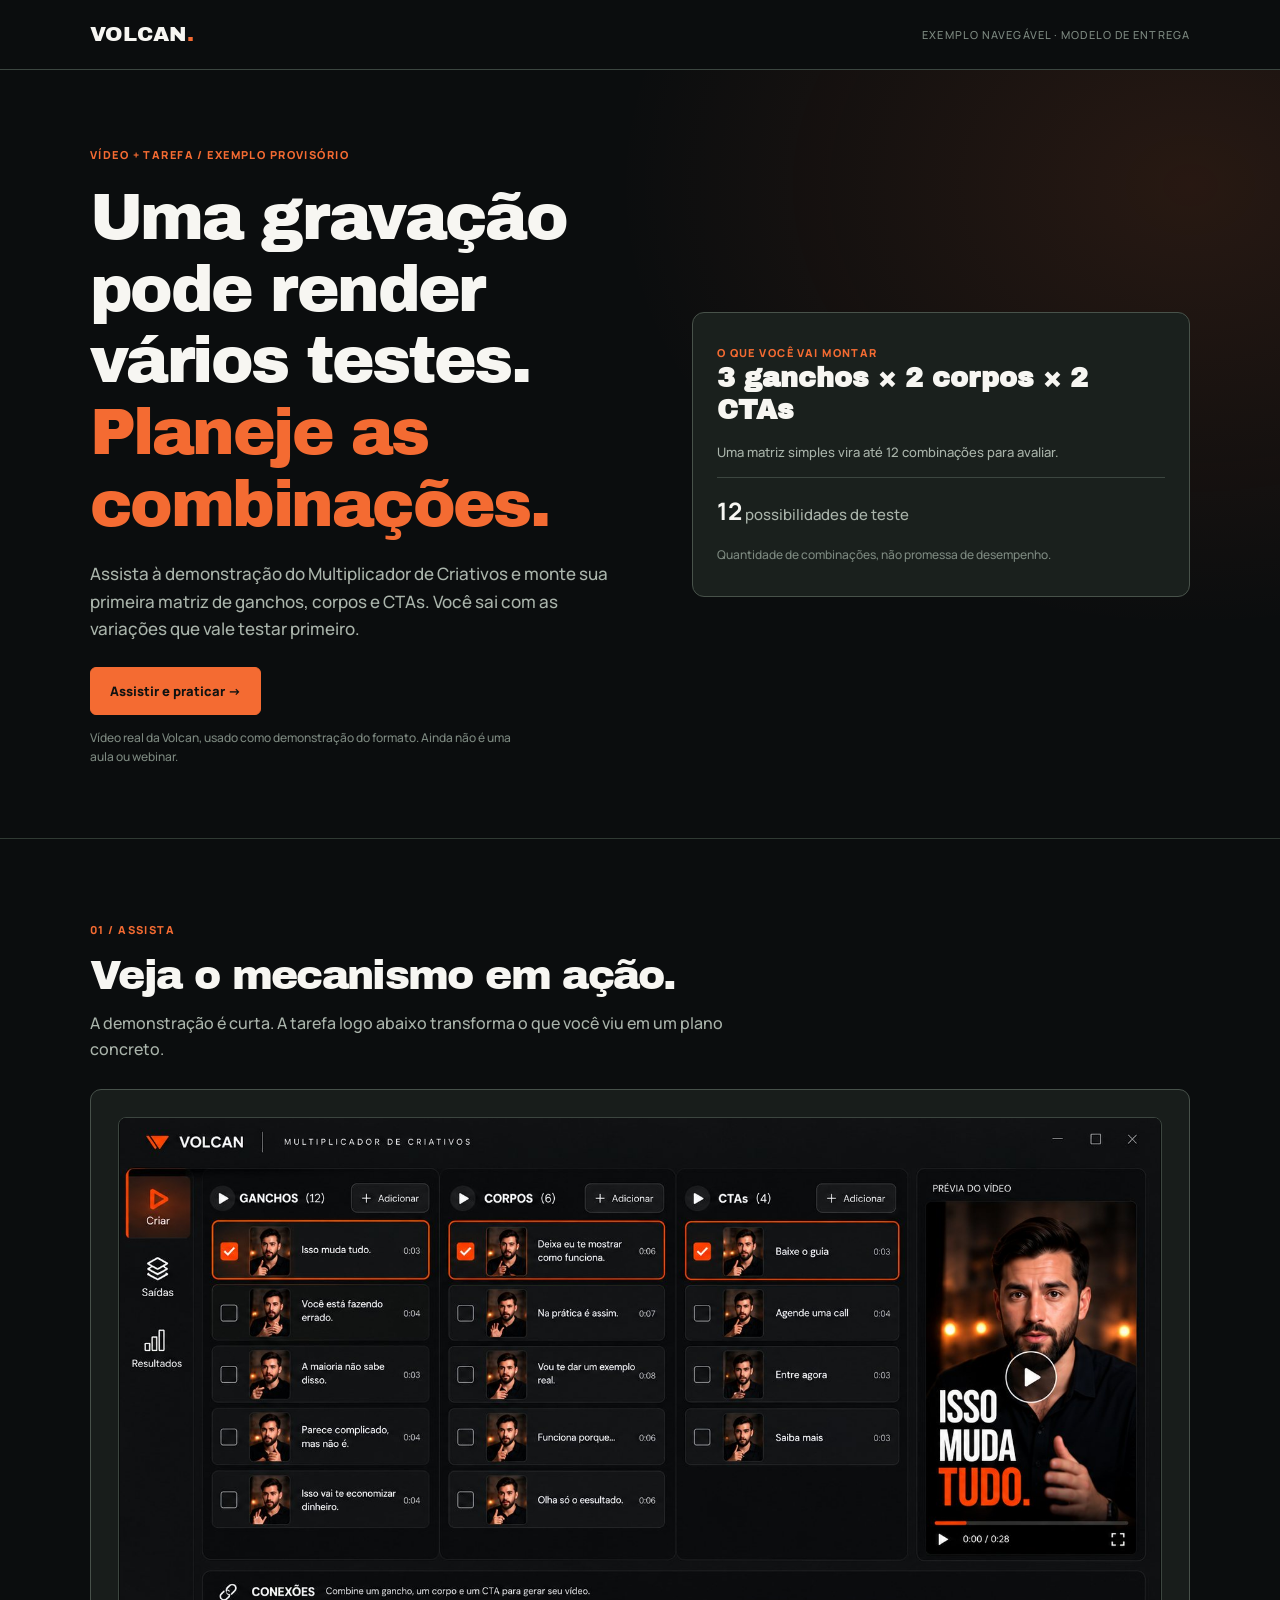
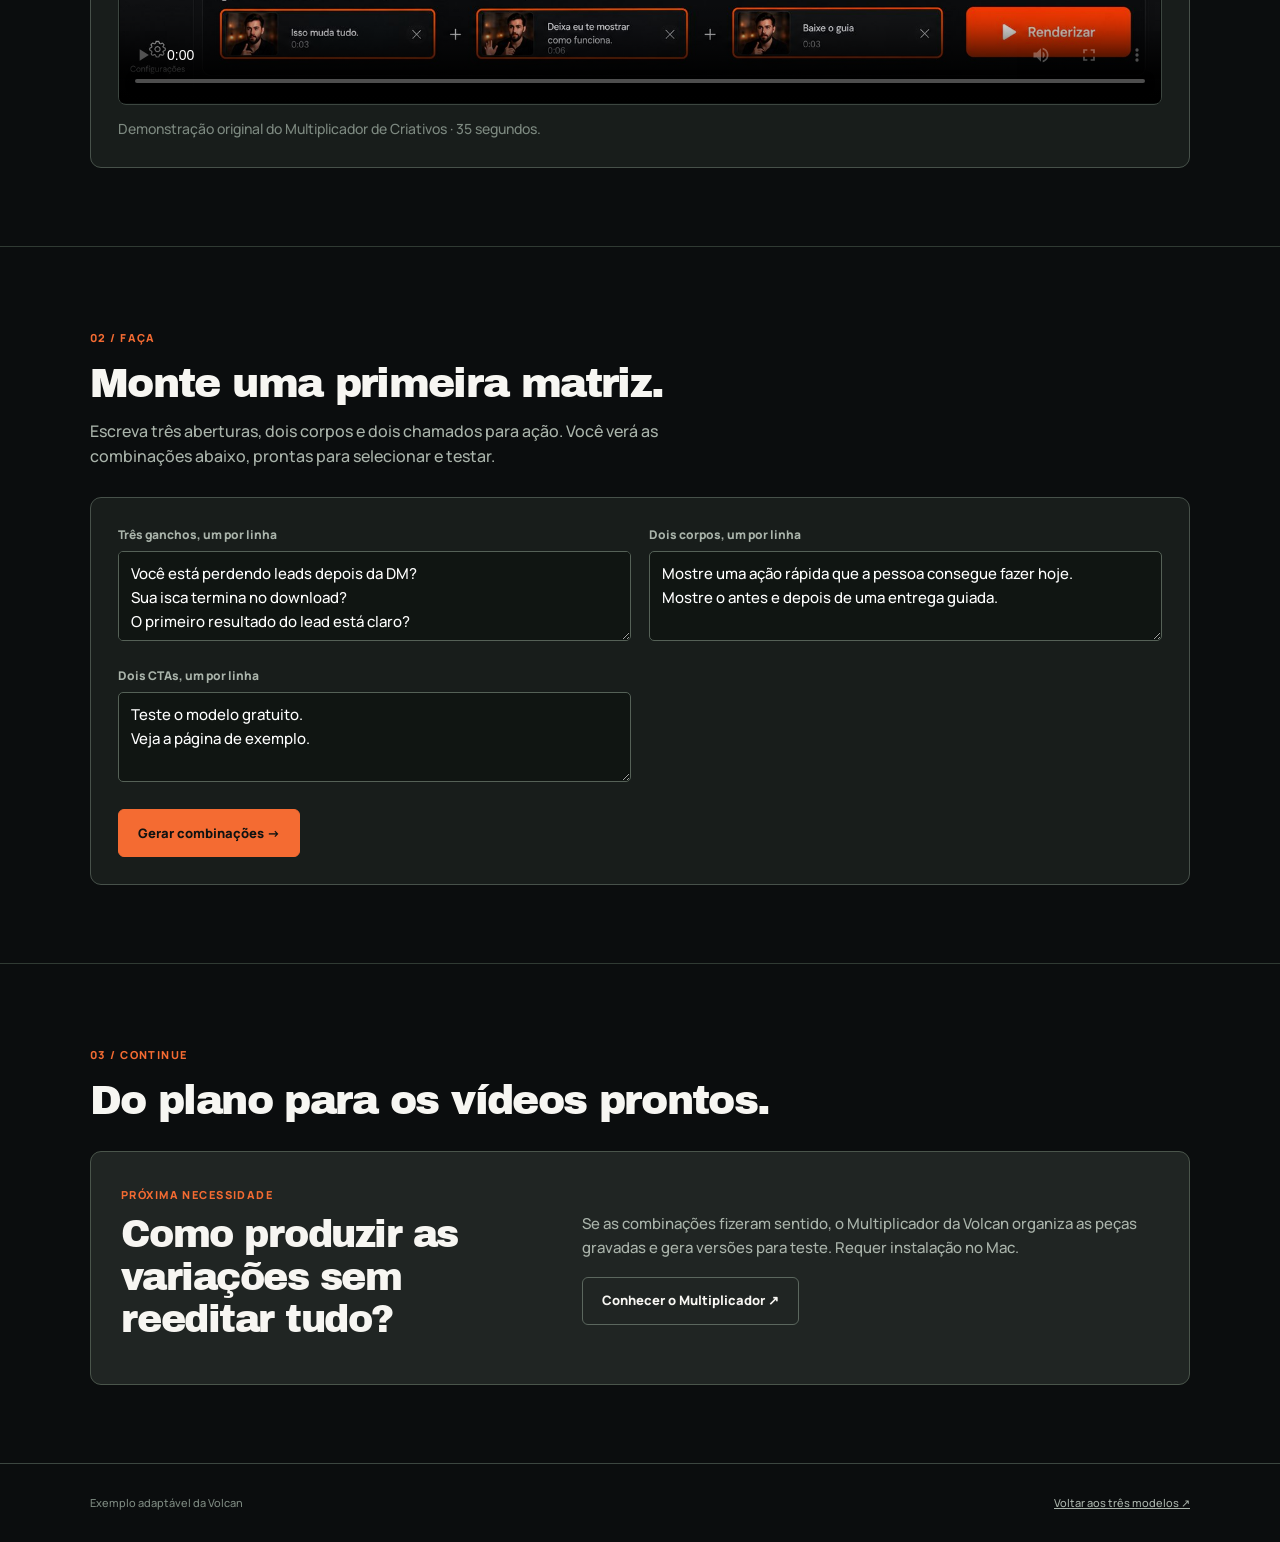
<file: pt/modelos/video/index.html>
<!doctype html>
<html lang="pt-BR"><head><meta charset="utf-8"><meta name="viewport" content="width=device-width, initial-scale=1"><title>Vídeo e prática | Modelo Volcan</title><meta name="description" content="Exemplo de isca em vídeo que leva a uma tarefa e um resultado."><link rel="preconnect" href="https://fonts.googleapis.com"><link rel="preconnect" href="https://fonts.gstatic.com" crossorigin><link href="https://fonts.googleapis.com/css2?family=Archivo+Black&family=Manrope:wght@400;500;600;700;800&display=swap" rel="stylesheet"><link rel="stylesheet" href="style.css"></head>
<body><header class="nav"><div class="wrap"><a class="brand" href="#inicio">VOLCAN<span>.</span></a><small>Exemplo navegável · modelo de entrega</small></div></header><main id="inicio">
<!-- MODELO 03: substitua o vídeo, a tarefa prática, o resultado e o próximo passo. -->
<section class="hero"><div class="wrap hero__grid"><div><span class="eyebrow">Vídeo + tarefa / exemplo provisório</span><h1>Uma gravação pode render vários testes. <em>Planeje as combinações.</em></h1><p>Assista à demonstração do Multiplicador de Criativos e monte sua primeira matriz de ganchos, corpos e CTAs. Você sai com as variações que vale testar primeiro.</p><a class="button" href="#assistir">Assistir e praticar →</a><p class="hero__note">Vídeo real da Volcan, usado como demonstração do formato. Ainda não é uma aula ou webinar.</p></div><aside class="hero__visual"><span class="eyebrow">O que você vai montar</span><b>3 ganchos × 2 corpos × 2 CTAs</b><p>Uma matriz simples vira até 12 combinações para avaliar.</p><div class="stat"><strong>12</strong> possibilidades de teste</div><small class="muted">Quantidade de combinações, não promessa de desempenho.</small></aside></div></section>
<section class="section" id="assistir"><div class="wrap"><span class="eyebrow">01 / Assista</span><h2>Veja o mecanismo em ação.</h2><p class="lead">A demonstração é curta. A tarefa logo abaixo transforma o que você viu em um plano concreto.</p><div class="panel"><video class="video" controls playsinline preload="metadata" poster="assets/demo-poster.jpg"><source src="assets/creative-multiplier-demo.mp4" type="video/mp4">Seu navegador não suporta este vídeo.</video><p class="muted" style="margin-top:13px">Demonstração original do Multiplicador de Criativos · 35 segundos.</p></div></div></section>
<section class="section" id="praticar"><div class="wrap"><span class="eyebrow">02 / Faça</span><h2>Monte uma primeira matriz.</h2><p class="lead">Escreva três aberturas, dois corpos e dois chamados para ação. Você verá as combinações abaixo, prontas para selecionar e testar.</p><form id="matrixForm" class="panel"><div class="fields"><div class="field"><label for="hooks">Três ganchos, um por linha</label><textarea id="hooks" required>Você está perdendo leads depois da DM?
Sua isca termina no download?
O primeiro resultado do lead está claro?</textarea></div><div class="field"><label for="bodies">Dois corpos, um por linha</label><textarea id="bodies" required>Mostre uma ação rápida que a pessoa consegue fazer hoje.
Mostre o antes e depois de uma entrega guiada.</textarea></div><div class="field"><label for="ctas">Dois CTAs, um por linha</label><textarea id="ctas" required>Teste o modelo gratuito.
Veja a página de exemplo.</textarea></div></div><button class="button" type="submit">Gerar combinações →</button></form><div class="result" id="matrixResult" hidden><span class="eyebrow">Sua primeira saída</span><strong class="big" id="matrixCount"></strong><p>Escolha poucas combinações distintas para testar primeiro. Volume de versões não substitui diferença de ideia.</p><div class="matrix-result" id="matrixList"></div></div></div></section>
<section class="section"><div class="wrap"><span class="eyebrow">03 / Continue</span><h2>Do plano para os vídeos prontos.</h2><div class="next"><div><span class="eyebrow">Próxima necessidade</span><h2>Como produzir as variações sem reeditar tudo?</h2></div><div><p>Se as combinações fizeram sentido, o Multiplicador da Volcan organiza as peças gravadas e gera versões para teste. Requer instalação no Mac.</p><a class="button button--ghost" href="https://multiplier.volcangrowthtech.com.br/pt/" target="_blank" rel="noopener">Conhecer o Multiplicador ↗</a></div></div></div></section>
</main><footer class="footer"><div class="wrap"><span>Exemplo adaptável da Volcan</span><a href="../../index.html#escolher">Voltar aos três modelos ↗</a></div></footer>
<script>
document.getElementById('matrixForm').addEventListener('submit',e=>{
  e.preventDefault();
  const lines=id=>document.getElementById(id).value.split(/\n+/).map(x=>x.trim()).filter(Boolean);
  const hooks=lines('hooks'),bodies=lines('bodies'),ctas=lines('ctas');
  if(!hooks.length||!bodies.length||!ctas.length)return;
  const out=document.getElementById('matrixList');out.replaceChildren();let n=0;
  for(const h of hooks)for(const b of bodies)for(const c of ctas){n++;const item=document.createElement('div'),index=document.createElement('b');index.textContent=String(n).padStart(2,'0');item.append(index,document.createTextNode(h+' / '+b+' / '+c));out.appendChild(item)}
  document.getElementById('matrixCount').textContent=n+' combinações';
  document.getElementById('matrixResult').hidden=false;
  document.getElementById('matrixResult').scrollIntoView({behavior:'smooth',block:'start'});
});
</script></body></html>
</file>
<file: en/models/material/style.css>
:root{--bg:#0b0d0e;--surface:#181d1b;--surface2:#222824;--line:#3c4640;--fire:#f46b32;--white:#f7f6f2;--muted:#aab4ab;--soft:#7d8980}
*{box-sizing:border-box}html{scroll-behavior:smooth}body{margin:0;background:var(--bg);color:var(--white);font:500 15px/1.6 Manrope,Arial,sans-serif;-webkit-font-smoothing:antialiased}button,input,textarea{font:inherit}button{cursor:pointer}a{color:inherit}button:focus-visible,a:focus-visible,input:focus-visible,textarea:focus-visible{outline:2px solid var(--fire);outline-offset:3px}h1,h2,h3,p{margin:0}h1,h2,h3{font-family:'Archivo Black','Arial Black',sans-serif;font-weight:400;line-height:1.12;letter-spacing:-.04em}p{color:var(--muted)}.wrap{width:min(1100px,calc(100% - 44px));margin:auto}.eyebrow{color:var(--fire);font-size:11px;letter-spacing:.13em;text-transform:uppercase;font-weight:800}
.nav{border-bottom:1px solid var(--line)}.nav .wrap{min-height:69px;display:flex;align-items:center;justify-content:space-between;gap:20px}.brand{font-family:'Archivo Black','Arial Black',sans-serif;font-size:21px;text-decoration:none}.brand span{color:var(--fire)}.nav small{font-size:11px;color:var(--soft);text-transform:uppercase;letter-spacing:.1em}
.hero{padding:72px 0;background:radial-gradient(ellipse 56% 72% at 93% 15%,rgba(244,107,50,.12),transparent 80%),var(--bg)}.hero__grid{display:grid;grid-template-columns:1fr .92fr;align-items:center;gap:60px}.hero h1{font-size:clamp(39px,5.1vw,64px);max-width:15ch;margin:16px 0 20px}.hero h1 em{font-style:normal;color:var(--fire)}.hero p{font-size:17px;max-width:54ch}.hero__note{font-size:12px!important;color:var(--soft);margin-top:13px}.button{display:inline-flex;align-items:center;justify-content:center;min-height:48px;padding:11px 19px;border:1px solid var(--fire);border-radius:6px;background:var(--fire);color:#101211;text-decoration:none;font-weight:800;font-size:13px;gap:12px}.button:hover{background:#ff8958}.button--ghost{background:transparent;color:var(--white);border-color:#5b675e}.button--ghost:hover{background:#202723}.hero .button{margin-top:25px}.hero__visual{background:#1a201d;border:1px solid #48524a;border-radius:12px;padding:24px;min-height:285px;display:flex;flex-direction:column;justify-content:center}.hero__visual b{font-family:'Archivo Black','Arial Black',sans-serif;font-size:27px;line-height:1.2}.hero__visual p{font-size:13px;margin:15px 0}.hero__visual .stat{border-top:1px solid var(--line);padding:14px 0;color:var(--muted)}.hero__visual .stat strong{color:var(--white);font-size:24px}
.section{padding:78px 0;border-top:1px solid #303a33}.section h2{font-size:clamp(28px,3.2vw,42px);margin:12px 0}.lead{font-size:16px;max-width:67ch}.steps{display:grid;grid-template-columns:repeat(3,1fr);gap:12px;margin:30px 0}.steps article{background:var(--surface);border:1px solid var(--line);border-radius:9px;padding:22px}.steps b{color:var(--fire);font-size:11px}.steps h3{font-size:17px;margin:14px 0 7px}.steps p{font-size:13px}
.panel{border:1px solid #47514a;background:var(--surface);border-radius:11px;padding:27px;margin-top:27px}.panel h3{font-size:24px;margin:8px 0 10px}.panel p{font-size:14px}.fields{display:grid;grid-template-columns:repeat(2,1fr);gap:18px}.field label{display:block;font-size:12px;color:var(--muted);font-weight:800;margin-bottom:7px}.field input,.field textarea{width:100%;min-height:48px;background:#101512;border:1px solid #556157;color:#fff;border-radius:5px;padding:10px 12px}.field textarea{min-height:90px;resize:vertical}.panel .button{margin-top:20px}.result{margin-top:24px;padding:24px;background:#221f1a;border:1px solid #76513a;border-radius:10px}.result[hidden]{display:none}.result strong.big{display:block;color:var(--white);font-family:'Archivo Black','Arial Black',sans-serif;font-size:clamp(30px,4vw,47px);line-height:1.1;margin:7px 0 15px}.result p{margin:8px 0}.result small{color:var(--soft)}.next{display:grid;grid-template-columns:.85fr 1.15fr;gap:35px;align-items:center;background:#202523;border:1px solid #4a554b;border-radius:11px;padding:30px;margin-top:27px}.next h2{font-size:clamp(26px,3vw,38px);margin:8px 0 12px}.next p{margin-bottom:17px}.muted{color:var(--soft);font-size:12px}
.resource-pre{white-space:pre-wrap;max-height:400px;overflow:auto;padding:20px;background:#0c1110;border:1px solid var(--line);border-radius:8px;color:#d4ddd4;font:12px/1.65 ui-monospace,SFMono-Regular,monospace}.video{display:block;width:100%;aspect-ratio:16/9;background:#070a09;border:1px solid var(--line);border-radius:8px;object-fit:contain}.matrix-result{display:grid;grid-template-columns:repeat(2,1fr);gap:8px;margin-top:18px}.matrix-result div{padding:13px;background:#101512;border:1px solid var(--line);border-radius:6px;font-size:12px}.matrix-result b{color:var(--fire);margin-right:7px}.footer{padding:30px 0;color:var(--soft);font-size:11px;border-top:1px solid var(--line)}.footer .wrap{display:flex;justify-content:space-between;gap:18px}.footer a{color:var(--muted)}
@media(max-width:800px){.hero__grid,.next{grid-template-columns:1fr}.hero{padding:54px 0}.hero__visual{min-height:220px}.steps{grid-template-columns:1fr}.section{padding:55px 0}}@media(max-width:600px){.nav small{display:none}.hero h1{font-size:clamp(36px,10vw,50px)}.hero p{font-size:15px}.fields,.matrix-result{grid-template-columns:1fr}.panel{padding:18px}.next{padding:21px}.footer .wrap{display:block}}
</file>
<file: en/models/tool/style.css>
:root{--bg:#0b0d0e;--surface:#181d1b;--surface2:#222824;--line:#3c4640;--fire:#f46b32;--white:#f7f6f2;--muted:#aab4ab;--soft:#7d8980}
*{box-sizing:border-box}html{scroll-behavior:smooth}body{margin:0;background:var(--bg);color:var(--white);font:500 15px/1.6 Manrope,Arial,sans-serif;-webkit-font-smoothing:antialiased}button,input,textarea{font:inherit}button{cursor:pointer}a{color:inherit}button:focus-visible,a:focus-visible,input:focus-visible,textarea:focus-visible{outline:2px solid var(--fire);outline-offset:3px}h1,h2,h3,p{margin:0}h1,h2,h3{font-family:'Archivo Black','Arial Black',sans-serif;font-weight:400;line-height:1.12;letter-spacing:-.04em}p{color:var(--muted)}.wrap{width:min(1100px,calc(100% - 44px));margin:auto}.eyebrow{color:var(--fire);font-size:11px;letter-spacing:.13em;text-transform:uppercase;font-weight:800}
.nav{border-bottom:1px solid var(--line)}.nav .wrap{min-height:69px;display:flex;align-items:center;justify-content:space-between;gap:20px}.brand{font-family:'Archivo Black','Arial Black',sans-serif;font-size:21px;text-decoration:none}.brand span{color:var(--fire)}.nav small{font-size:11px;color:var(--soft);text-transform:uppercase;letter-spacing:.1em}
.hero{padding:72px 0;background:radial-gradient(ellipse 56% 72% at 93% 15%,rgba(244,107,50,.12),transparent 80%),var(--bg)}.hero__grid{display:grid;grid-template-columns:1fr .92fr;align-items:center;gap:60px}.hero h1{font-size:clamp(39px,5.1vw,64px);max-width:15ch;margin:16px 0 20px}.hero h1 em{font-style:normal;color:var(--fire)}.hero p{font-size:17px;max-width:54ch}.hero__note{font-size:12px!important;color:var(--soft);margin-top:13px}.button{display:inline-flex;align-items:center;justify-content:center;min-height:48px;padding:11px 19px;border:1px solid var(--fire);border-radius:6px;background:var(--fire);color:#101211;text-decoration:none;font-weight:800;font-size:13px;gap:12px}.button:hover{background:#ff8958}.button--ghost{background:transparent;color:var(--white);border-color:#5b675e}.button--ghost:hover{background:#202723}.hero .button{margin-top:25px}.hero__visual{background:#1a201d;border:1px solid #48524a;border-radius:12px;padding:24px;min-height:285px;display:flex;flex-direction:column;justify-content:center}.hero__visual b{font-family:'Archivo Black','Arial Black',sans-serif;font-size:27px;line-height:1.2}.hero__visual p{font-size:13px;margin:15px 0}.hero__visual .stat{border-top:1px solid var(--line);padding:14px 0;color:var(--muted)}.hero__visual .stat strong{color:var(--white);font-size:24px}
.section{padding:78px 0;border-top:1px solid #303a33}.section h2{font-size:clamp(28px,3.2vw,42px);margin:12px 0}.lead{font-size:16px;max-width:67ch}.steps{display:grid;grid-template-columns:repeat(3,1fr);gap:12px;margin:30px 0}.steps article{background:var(--surface);border:1px solid var(--line);border-radius:9px;padding:22px}.steps b{color:var(--fire);font-size:11px}.steps h3{font-size:17px;margin:14px 0 7px}.steps p{font-size:13px}
.panel{border:1px solid #47514a;background:var(--surface);border-radius:11px;padding:27px;margin-top:27px}.panel h3{font-size:24px;margin:8px 0 10px}.panel p{font-size:14px}.fields{display:grid;grid-template-columns:repeat(2,1fr);gap:18px}.field label{display:block;font-size:12px;color:var(--muted);font-weight:800;margin-bottom:7px}.field input,.field textarea{width:100%;min-height:48px;background:#101512;border:1px solid #556157;color:#fff;border-radius:5px;padding:10px 12px}.field textarea{min-height:90px;resize:vertical}.panel .button{margin-top:20px}.result{margin-top:24px;padding:24px;background:#221f1a;border:1px solid #76513a;border-radius:10px}.result[hidden]{display:none}.result strong.big{display:block;color:var(--white);font-family:'Archivo Black','Arial Black',sans-serif;font-size:clamp(30px,4vw,47px);line-height:1.1;margin:7px 0 15px}.result p{margin:8px 0}.result small{color:var(--soft)}.next{display:grid;grid-template-columns:.85fr 1.15fr;gap:35px;align-items:center;background:#202523;border:1px solid #4a554b;border-radius:11px;padding:30px;margin-top:27px}.next h2{font-size:clamp(26px,3vw,38px);margin:8px 0 12px}.next p{margin-bottom:17px}.muted{color:var(--soft);font-size:12px}
.resource-pre{white-space:pre-wrap;max-height:400px;overflow:auto;padding:20px;background:#0c1110;border:1px solid var(--line);border-radius:8px;color:#d4ddd4;font:12px/1.65 ui-monospace,SFMono-Regular,monospace}.video{display:block;width:100%;aspect-ratio:16/9;background:#070a09;border:1px solid var(--line);border-radius:8px;object-fit:contain}.matrix-result{display:grid;grid-template-columns:repeat(2,1fr);gap:8px;margin-top:18px}.matrix-result div{padding:13px;background:#101512;border:1px solid var(--line);border-radius:6px;font-size:12px}.matrix-result b{color:var(--fire);margin-right:7px}.footer{padding:30px 0;color:var(--soft);font-size:11px;border-top:1px solid var(--line)}.footer .wrap{display:flex;justify-content:space-between;gap:18px}.footer a{color:var(--muted)}
@media(max-width:800px){.hero__grid,.next{grid-template-columns:1fr}.hero{padding:54px 0}.hero__visual{min-height:220px}.steps{grid-template-columns:1fr}.section{padding:55px 0}}@media(max-width:600px){.nav small{display:none}.hero h1{font-size:clamp(36px,10vw,50px)}.hero p{font-size:15px}.fields,.matrix-result{grid-template-columns:1fr}.panel{padding:18px}.next{padding:21px}.footer .wrap{display:block}}
</file>
<file: en/models/video/style.css>
:root{--bg:#0b0d0e;--surface:#181d1b;--surface2:#222824;--line:#3c4640;--fire:#f46b32;--white:#f7f6f2;--muted:#aab4ab;--soft:#7d8980}
*{box-sizing:border-box}html{scroll-behavior:smooth}body{margin:0;background:var(--bg);color:var(--white);font:500 15px/1.6 Manrope,Arial,sans-serif;-webkit-font-smoothing:antialiased}button,input,textarea{font:inherit}button{cursor:pointer}a{color:inherit}button:focus-visible,a:focus-visible,input:focus-visible,textarea:focus-visible{outline:2px solid var(--fire);outline-offset:3px}h1,h2,h3,p{margin:0}h1,h2,h3{font-family:'Archivo Black','Arial Black',sans-serif;font-weight:400;line-height:1.12;letter-spacing:-.04em}p{color:var(--muted)}.wrap{width:min(1100px,calc(100% - 44px));margin:auto}.eyebrow{color:var(--fire);font-size:11px;letter-spacing:.13em;text-transform:uppercase;font-weight:800}
.nav{border-bottom:1px solid var(--line)}.nav .wrap{min-height:69px;display:flex;align-items:center;justify-content:space-between;gap:20px}.brand{font-family:'Archivo Black','Arial Black',sans-serif;font-size:21px;text-decoration:none}.brand span{color:var(--fire)}.nav small{font-size:11px;color:var(--soft);text-transform:uppercase;letter-spacing:.1em}
.hero{padding:72px 0;background:radial-gradient(ellipse 56% 72% at 93% 15%,rgba(244,107,50,.12),transparent 80%),var(--bg)}.hero__grid{display:grid;grid-template-columns:1fr .92fr;align-items:center;gap:60px}.hero h1{font-size:clamp(39px,5.1vw,64px);max-width:15ch;margin:16px 0 20px}.hero h1 em{font-style:normal;color:var(--fire)}.hero p{font-size:17px;max-width:54ch}.hero__note{font-size:12px!important;color:var(--soft);margin-top:13px}.button{display:inline-flex;align-items:center;justify-content:center;min-height:48px;padding:11px 19px;border:1px solid var(--fire);border-radius:6px;background:var(--fire);color:#101211;text-decoration:none;font-weight:800;font-size:13px;gap:12px}.button:hover{background:#ff8958}.button--ghost{background:transparent;color:var(--white);border-color:#5b675e}.button--ghost:hover{background:#202723}.hero .button{margin-top:25px}.hero__visual{background:#1a201d;border:1px solid #48524a;border-radius:12px;padding:24px;min-height:285px;display:flex;flex-direction:column;justify-content:center}.hero__visual b{font-family:'Archivo Black','Arial Black',sans-serif;font-size:27px;line-height:1.2}.hero__visual p{font-size:13px;margin:15px 0}.hero__visual .stat{border-top:1px solid var(--line);padding:14px 0;color:var(--muted)}.hero__visual .stat strong{color:var(--white);font-size:24px}
.section{padding:78px 0;border-top:1px solid #303a33}.section h2{font-size:clamp(28px,3.2vw,42px);margin:12px 0}.lead{font-size:16px;max-width:67ch}.steps{display:grid;grid-template-columns:repeat(3,1fr);gap:12px;margin:30px 0}.steps article{background:var(--surface);border:1px solid var(--line);border-radius:9px;padding:22px}.steps b{color:var(--fire);font-size:11px}.steps h3{font-size:17px;margin:14px 0 7px}.steps p{font-size:13px}
.panel{border:1px solid #47514a;background:var(--surface);border-radius:11px;padding:27px;margin-top:27px}.panel h3{font-size:24px;margin:8px 0 10px}.panel p{font-size:14px}.fields{display:grid;grid-template-columns:repeat(2,1fr);gap:18px}.field label{display:block;font-size:12px;color:var(--muted);font-weight:800;margin-bottom:7px}.field input,.field textarea{width:100%;min-height:48px;background:#101512;border:1px solid #556157;color:#fff;border-radius:5px;padding:10px 12px}.field textarea{min-height:90px;resize:vertical}.panel .button{margin-top:20px}.result{margin-top:24px;padding:24px;background:#221f1a;border:1px solid #76513a;border-radius:10px}.result[hidden]{display:none}.result strong.big{display:block;color:var(--white);font-family:'Archivo Black','Arial Black',sans-serif;font-size:clamp(30px,4vw,47px);line-height:1.1;margin:7px 0 15px}.result p{margin:8px 0}.result small{color:var(--soft)}.next{display:grid;grid-template-columns:.85fr 1.15fr;gap:35px;align-items:center;background:#202523;border:1px solid #4a554b;border-radius:11px;padding:30px;margin-top:27px}.next h2{font-size:clamp(26px,3vw,38px);margin:8px 0 12px}.next p{margin-bottom:17px}.muted{color:var(--soft);font-size:12px}
.resource-pre{white-space:pre-wrap;max-height:400px;overflow:auto;padding:20px;background:#0c1110;border:1px solid var(--line);border-radius:8px;color:#d4ddd4;font:12px/1.65 ui-monospace,SFMono-Regular,monospace}.video{display:block;width:100%;aspect-ratio:16/9;background:#070a09;border:1px solid var(--line);border-radius:8px;object-fit:contain}.matrix-result{display:grid;grid-template-columns:repeat(2,1fr);gap:8px;margin-top:18px}.matrix-result div{padding:13px;background:#101512;border:1px solid var(--line);border-radius:6px;font-size:12px}.matrix-result b{color:var(--fire);margin-right:7px}.footer{padding:30px 0;color:var(--soft);font-size:11px;border-top:1px solid var(--line)}.footer .wrap{display:flex;justify-content:space-between;gap:18px}.footer a{color:var(--muted)}
@media(max-width:800px){.hero__grid,.next{grid-template-columns:1fr}.hero{padding:54px 0}.hero__visual{min-height:220px}.steps{grid-template-columns:1fr}.section{padding:55px 0}}@media(max-width:600px){.nav small{display:none}.hero h1{font-size:clamp(36px,10vw,50px)}.hero p{font-size:15px}.fields,.matrix-result{grid-template-columns:1fr}.panel{padding:18px}.next{padding:21px}.footer .wrap{display:block}}
</file>
<file: pt/modelos/ferramenta/style.css>
:root{--bg:#0b0d0e;--surface:#181d1b;--surface2:#222824;--line:#3c4640;--fire:#f46b32;--white:#f7f6f2;--muted:#aab4ab;--soft:#7d8980}
*{box-sizing:border-box}html{scroll-behavior:smooth}body{margin:0;background:var(--bg);color:var(--white);font:500 15px/1.6 Manrope,Arial,sans-serif;-webkit-font-smoothing:antialiased}button,input,textarea{font:inherit}button{cursor:pointer}a{color:inherit}button:focus-visible,a:focus-visible,input:focus-visible,textarea:focus-visible{outline:2px solid var(--fire);outline-offset:3px}h1,h2,h3,p{margin:0}h1,h2,h3{font-family:'Archivo Black','Arial Black',sans-serif;font-weight:400;line-height:1.12;letter-spacing:-.04em}p{color:var(--muted)}.wrap{width:min(1100px,calc(100% - 44px));margin:auto}.eyebrow{color:var(--fire);font-size:11px;letter-spacing:.13em;text-transform:uppercase;font-weight:800}
.nav{border-bottom:1px solid var(--line)}.nav .wrap{min-height:69px;display:flex;align-items:center;justify-content:space-between;gap:20px}.brand{font-family:'Archivo Black','Arial Black',sans-serif;font-size:21px;text-decoration:none}.brand span{color:var(--fire)}.nav small{font-size:11px;color:var(--soft);text-transform:uppercase;letter-spacing:.1em}
.hero{padding:72px 0;background:radial-gradient(ellipse 56% 72% at 93% 15%,rgba(244,107,50,.12),transparent 80%),var(--bg)}.hero__grid{display:grid;grid-template-columns:1fr .92fr;align-items:center;gap:60px}.hero h1{font-size:clamp(39px,5.1vw,64px);max-width:15ch;margin:16px 0 20px}.hero h1 em{font-style:normal;color:var(--fire)}.hero p{font-size:17px;max-width:54ch}.hero__note{font-size:12px!important;color:var(--soft);margin-top:13px}.button{display:inline-flex;align-items:center;justify-content:center;min-height:48px;padding:11px 19px;border:1px solid var(--fire);border-radius:6px;background:var(--fire);color:#101211;text-decoration:none;font-weight:800;font-size:13px;gap:12px}.button:hover{background:#ff8958}.button--ghost{background:transparent;color:var(--white);border-color:#5b675e}.button--ghost:hover{background:#202723}.hero .button{margin-top:25px}.hero__visual{background:#1a201d;border:1px solid #48524a;border-radius:12px;padding:24px;min-height:285px;display:flex;flex-direction:column;justify-content:center}.hero__visual b{font-family:'Archivo Black','Arial Black',sans-serif;font-size:27px;line-height:1.2}.hero__visual p{font-size:13px;margin:15px 0}.hero__visual .stat{border-top:1px solid var(--line);padding:14px 0;color:var(--muted)}.hero__visual .stat strong{color:var(--white);font-size:24px}
.section{padding:78px 0;border-top:1px solid #303a33}.section h2{font-size:clamp(28px,3.2vw,42px);margin:12px 0}.lead{font-size:16px;max-width:67ch}.steps{display:grid;grid-template-columns:repeat(3,1fr);gap:12px;margin:30px 0}.steps article{background:var(--surface);border:1px solid var(--line);border-radius:9px;padding:22px}.steps b{color:var(--fire);font-size:11px}.steps h3{font-size:17px;margin:14px 0 7px}.steps p{font-size:13px}
.panel{border:1px solid #47514a;background:var(--surface);border-radius:11px;padding:27px;margin-top:27px}.panel h3{font-size:24px;margin:8px 0 10px}.panel p{font-size:14px}.fields{display:grid;grid-template-columns:repeat(2,1fr);gap:18px}.field label{display:block;font-size:12px;color:var(--muted);font-weight:800;margin-bottom:7px}.field input,.field textarea{width:100%;min-height:48px;background:#101512;border:1px solid #556157;color:#fff;border-radius:5px;padding:10px 12px}.field textarea{min-height:90px;resize:vertical}.panel .button{margin-top:20px}.result{margin-top:24px;padding:24px;background:#221f1a;border:1px solid #76513a;border-radius:10px}.result[hidden]{display:none}.result strong.big{display:block;color:var(--white);font-family:'Archivo Black','Arial Black',sans-serif;font-size:clamp(30px,4vw,47px);line-height:1.1;margin:7px 0 15px}.result p{margin:8px 0}.result small{color:var(--soft)}.next{display:grid;grid-template-columns:.85fr 1.15fr;gap:35px;align-items:center;background:#202523;border:1px solid #4a554b;border-radius:11px;padding:30px;margin-top:27px}.next h2{font-size:clamp(26px,3vw,38px);margin:8px 0 12px}.next p{margin-bottom:17px}.muted{color:var(--soft);font-size:12px}
.resource-pre{white-space:pre-wrap;max-height:400px;overflow:auto;padding:20px;background:#0c1110;border:1px solid var(--line);border-radius:8px;color:#d4ddd4;font:12px/1.65 ui-monospace,SFMono-Regular,monospace}.video{display:block;width:100%;aspect-ratio:16/9;background:#070a09;border:1px solid var(--line);border-radius:8px;object-fit:contain}.matrix-result{display:grid;grid-template-columns:repeat(2,1fr);gap:8px;margin-top:18px}.matrix-result div{padding:13px;background:#101512;border:1px solid var(--line);border-radius:6px;font-size:12px}.matrix-result b{color:var(--fire);margin-right:7px}.footer{padding:30px 0;color:var(--soft);font-size:11px;border-top:1px solid var(--line)}.footer .wrap{display:flex;justify-content:space-between;gap:18px}.footer a{color:var(--muted)}
@media(max-width:800px){.hero__grid,.next{grid-template-columns:1fr}.hero{padding:54px 0}.hero__visual{min-height:220px}.steps{grid-template-columns:1fr}.section{padding:55px 0}}@media(max-width:600px){.nav small{display:none}.hero h1{font-size:clamp(36px,10vw,50px)}.hero p{font-size:15px}.fields,.matrix-result{grid-template-columns:1fr}.panel{padding:18px}.next{padding:21px}.footer .wrap{display:block}}
</file>
<file: pt/modelos/material/style.css>
:root{--bg:#0b0d0e;--surface:#181d1b;--surface2:#222824;--line:#3c4640;--fire:#f46b32;--white:#f7f6f2;--muted:#aab4ab;--soft:#7d8980}
*{box-sizing:border-box}html{scroll-behavior:smooth}body{margin:0;background:var(--bg);color:var(--white);font:500 15px/1.6 Manrope,Arial,sans-serif;-webkit-font-smoothing:antialiased}button,input,textarea{font:inherit}button{cursor:pointer}a{color:inherit}button:focus-visible,a:focus-visible,input:focus-visible,textarea:focus-visible{outline:2px solid var(--fire);outline-offset:3px}h1,h2,h3,p{margin:0}h1,h2,h3{font-family:'Archivo Black','Arial Black',sans-serif;font-weight:400;line-height:1.12;letter-spacing:-.04em}p{color:var(--muted)}.wrap{width:min(1100px,calc(100% - 44px));margin:auto}.eyebrow{color:var(--fire);font-size:11px;letter-spacing:.13em;text-transform:uppercase;font-weight:800}
.nav{border-bottom:1px solid var(--line)}.nav .wrap{min-height:69px;display:flex;align-items:center;justify-content:space-between;gap:20px}.brand{font-family:'Archivo Black','Arial Black',sans-serif;font-size:21px;text-decoration:none}.brand span{color:var(--fire)}.nav small{font-size:11px;color:var(--soft);text-transform:uppercase;letter-spacing:.1em}
.hero{padding:72px 0;background:radial-gradient(ellipse 56% 72% at 93% 15%,rgba(244,107,50,.12),transparent 80%),var(--bg)}.hero__grid{display:grid;grid-template-columns:1fr .92fr;align-items:center;gap:60px}.hero h1{font-size:clamp(39px,5.1vw,64px);max-width:15ch;margin:16px 0 20px}.hero h1 em{font-style:normal;color:var(--fire)}.hero p{font-size:17px;max-width:54ch}.hero__note{font-size:12px!important;color:var(--soft);margin-top:13px}.button{display:inline-flex;align-items:center;justify-content:center;min-height:48px;padding:11px 19px;border:1px solid var(--fire);border-radius:6px;background:var(--fire);color:#101211;text-decoration:none;font-weight:800;font-size:13px;gap:12px}.button:hover{background:#ff8958}.button--ghost{background:transparent;color:var(--white);border-color:#5b675e}.button--ghost:hover{background:#202723}.hero .button{margin-top:25px}.hero__visual{background:#1a201d;border:1px solid #48524a;border-radius:12px;padding:24px;min-height:285px;display:flex;flex-direction:column;justify-content:center}.hero__visual b{font-family:'Archivo Black','Arial Black',sans-serif;font-size:27px;line-height:1.2}.hero__visual p{font-size:13px;margin:15px 0}.hero__visual .stat{border-top:1px solid var(--line);padding:14px 0;color:var(--muted)}.hero__visual .stat strong{color:var(--white);font-size:24px}
.section{padding:78px 0;border-top:1px solid #303a33}.section h2{font-size:clamp(28px,3.2vw,42px);margin:12px 0}.lead{font-size:16px;max-width:67ch}.steps{display:grid;grid-template-columns:repeat(3,1fr);gap:12px;margin:30px 0}.steps article{background:var(--surface);border:1px solid var(--line);border-radius:9px;padding:22px}.steps b{color:var(--fire);font-size:11px}.steps h3{font-size:17px;margin:14px 0 7px}.steps p{font-size:13px}
.panel{border:1px solid #47514a;background:var(--surface);border-radius:11px;padding:27px;margin-top:27px}.panel h3{font-size:24px;margin:8px 0 10px}.panel p{font-size:14px}.fields{display:grid;grid-template-columns:repeat(2,1fr);gap:18px}.field label{display:block;font-size:12px;color:var(--muted);font-weight:800;margin-bottom:7px}.field input,.field textarea{width:100%;min-height:48px;background:#101512;border:1px solid #556157;color:#fff;border-radius:5px;padding:10px 12px}.field textarea{min-height:90px;resize:vertical}.panel .button{margin-top:20px}.result{margin-top:24px;padding:24px;background:#221f1a;border:1px solid #76513a;border-radius:10px}.result[hidden]{display:none}.result strong.big{display:block;color:var(--white);font-family:'Archivo Black','Arial Black',sans-serif;font-size:clamp(30px,4vw,47px);line-height:1.1;margin:7px 0 15px}.result p{margin:8px 0}.result small{color:var(--soft)}.next{display:grid;grid-template-columns:.85fr 1.15fr;gap:35px;align-items:center;background:#202523;border:1px solid #4a554b;border-radius:11px;padding:30px;margin-top:27px}.next h2{font-size:clamp(26px,3vw,38px);margin:8px 0 12px}.next p{margin-bottom:17px}.muted{color:var(--soft);font-size:12px}
.resource-pre{white-space:pre-wrap;max-height:400px;overflow:auto;padding:20px;background:#0c1110;border:1px solid var(--line);border-radius:8px;color:#d4ddd4;font:12px/1.65 ui-monospace,SFMono-Regular,monospace}.video{display:block;width:100%;aspect-ratio:16/9;background:#070a09;border:1px solid var(--line);border-radius:8px;object-fit:contain}.matrix-result{display:grid;grid-template-columns:repeat(2,1fr);gap:8px;margin-top:18px}.matrix-result div{padding:13px;background:#101512;border:1px solid var(--line);border-radius:6px;font-size:12px}.matrix-result b{color:var(--fire);margin-right:7px}.footer{padding:30px 0;color:var(--soft);font-size:11px;border-top:1px solid var(--line)}.footer .wrap{display:flex;justify-content:space-between;gap:18px}.footer a{color:var(--muted)}
@media(max-width:800px){.hero__grid,.next{grid-template-columns:1fr}.hero{padding:54px 0}.hero__visual{min-height:220px}.steps{grid-template-columns:1fr}.section{padding:55px 0}}@media(max-width:600px){.nav small{display:none}.hero h1{font-size:clamp(36px,10vw,50px)}.hero p{font-size:15px}.fields,.matrix-result{grid-template-columns:1fr}.panel{padding:18px}.next{padding:21px}.footer .wrap{display:block}}
</file>
<file: pt/modelos/video/style.css>
:root{--bg:#0b0d0e;--surface:#181d1b;--surface2:#222824;--line:#3c4640;--fire:#f46b32;--white:#f7f6f2;--muted:#aab4ab;--soft:#7d8980}
*{box-sizing:border-box}html{scroll-behavior:smooth}body{margin:0;background:var(--bg);color:var(--white);font:500 15px/1.6 Manrope,Arial,sans-serif;-webkit-font-smoothing:antialiased}button,input,textarea{font:inherit}button{cursor:pointer}a{color:inherit}button:focus-visible,a:focus-visible,input:focus-visible,textarea:focus-visible{outline:2px solid var(--fire);outline-offset:3px}h1,h2,h3,p{margin:0}h1,h2,h3{font-family:'Archivo Black','Arial Black',sans-serif;font-weight:400;line-height:1.12;letter-spacing:-.04em}p{color:var(--muted)}.wrap{width:min(1100px,calc(100% - 44px));margin:auto}.eyebrow{color:var(--fire);font-size:11px;letter-spacing:.13em;text-transform:uppercase;font-weight:800}
.nav{border-bottom:1px solid var(--line)}.nav .wrap{min-height:69px;display:flex;align-items:center;justify-content:space-between;gap:20px}.brand{font-family:'Archivo Black','Arial Black',sans-serif;font-size:21px;text-decoration:none}.brand span{color:var(--fire)}.nav small{font-size:11px;color:var(--soft);text-transform:uppercase;letter-spacing:.1em}
.hero{padding:72px 0;background:radial-gradient(ellipse 56% 72% at 93% 15%,rgba(244,107,50,.12),transparent 80%),var(--bg)}.hero__grid{display:grid;grid-template-columns:1fr .92fr;align-items:center;gap:60px}.hero h1{font-size:clamp(39px,5.1vw,64px);max-width:15ch;margin:16px 0 20px}.hero h1 em{font-style:normal;color:var(--fire)}.hero p{font-size:17px;max-width:54ch}.hero__note{font-size:12px!important;color:var(--soft);margin-top:13px}.button{display:inline-flex;align-items:center;justify-content:center;min-height:48px;padding:11px 19px;border:1px solid var(--fire);border-radius:6px;background:var(--fire);color:#101211;text-decoration:none;font-weight:800;font-size:13px;gap:12px}.button:hover{background:#ff8958}.button--ghost{background:transparent;color:var(--white);border-color:#5b675e}.button--ghost:hover{background:#202723}.hero .button{margin-top:25px}.hero__visual{background:#1a201d;border:1px solid #48524a;border-radius:12px;padding:24px;min-height:285px;display:flex;flex-direction:column;justify-content:center}.hero__visual b{font-family:'Archivo Black','Arial Black',sans-serif;font-size:27px;line-height:1.2}.hero__visual p{font-size:13px;margin:15px 0}.hero__visual .stat{border-top:1px solid var(--line);padding:14px 0;color:var(--muted)}.hero__visual .stat strong{color:var(--white);font-size:24px}
.section{padding:78px 0;border-top:1px solid #303a33}.section h2{font-size:clamp(28px,3.2vw,42px);margin:12px 0}.lead{font-size:16px;max-width:67ch}.steps{display:grid;grid-template-columns:repeat(3,1fr);gap:12px;margin:30px 0}.steps article{background:var(--surface);border:1px solid var(--line);border-radius:9px;padding:22px}.steps b{color:var(--fire);font-size:11px}.steps h3{font-size:17px;margin:14px 0 7px}.steps p{font-size:13px}
.panel{border:1px solid #47514a;background:var(--surface);border-radius:11px;padding:27px;margin-top:27px}.panel h3{font-size:24px;margin:8px 0 10px}.panel p{font-size:14px}.fields{display:grid;grid-template-columns:repeat(2,1fr);gap:18px}.field label{display:block;font-size:12px;color:var(--muted);font-weight:800;margin-bottom:7px}.field input,.field textarea{width:100%;min-height:48px;background:#101512;border:1px solid #556157;color:#fff;border-radius:5px;padding:10px 12px}.field textarea{min-height:90px;resize:vertical}.panel .button{margin-top:20px}.result{margin-top:24px;padding:24px;background:#221f1a;border:1px solid #76513a;border-radius:10px}.result[hidden]{display:none}.result strong.big{display:block;color:var(--white);font-family:'Archivo Black','Arial Black',sans-serif;font-size:clamp(30px,4vw,47px);line-height:1.1;margin:7px 0 15px}.result p{margin:8px 0}.result small{color:var(--soft)}.next{display:grid;grid-template-columns:.85fr 1.15fr;gap:35px;align-items:center;background:#202523;border:1px solid #4a554b;border-radius:11px;padding:30px;margin-top:27px}.next h2{font-size:clamp(26px,3vw,38px);margin:8px 0 12px}.next p{margin-bottom:17px}.muted{color:var(--soft);font-size:12px}
.resource-pre{white-space:pre-wrap;max-height:400px;overflow:auto;padding:20px;background:#0c1110;border:1px solid var(--line);border-radius:8px;color:#d4ddd4;font:12px/1.65 ui-monospace,SFMono-Regular,monospace}.video{display:block;width:100%;aspect-ratio:16/9;background:#070a09;border:1px solid var(--line);border-radius:8px;object-fit:contain}.matrix-result{display:grid;grid-template-columns:repeat(2,1fr);gap:8px;margin-top:18px}.matrix-result div{padding:13px;background:#101512;border:1px solid var(--line);border-radius:6px;font-size:12px}.matrix-result b{color:var(--fire);margin-right:7px}.footer{padding:30px 0;color:var(--soft);font-size:11px;border-top:1px solid var(--line)}.footer .wrap{display:flex;justify-content:space-between;gap:18px}.footer a{color:var(--muted)}
@media(max-width:800px){.hero__grid,.next{grid-template-columns:1fr}.hero{padding:54px 0}.hero__visual{min-height:220px}.steps{grid-template-columns:1fr}.section{padding:55px 0}}@media(max-width:600px){.nav small{display:none}.hero h1{font-size:clamp(36px,10vw,50px)}.hero p{font-size:15px}.fields,.matrix-result{grid-template-columns:1fr}.panel{padding:18px}.next{padding:21px}.footer .wrap{display:block}}
</file>
